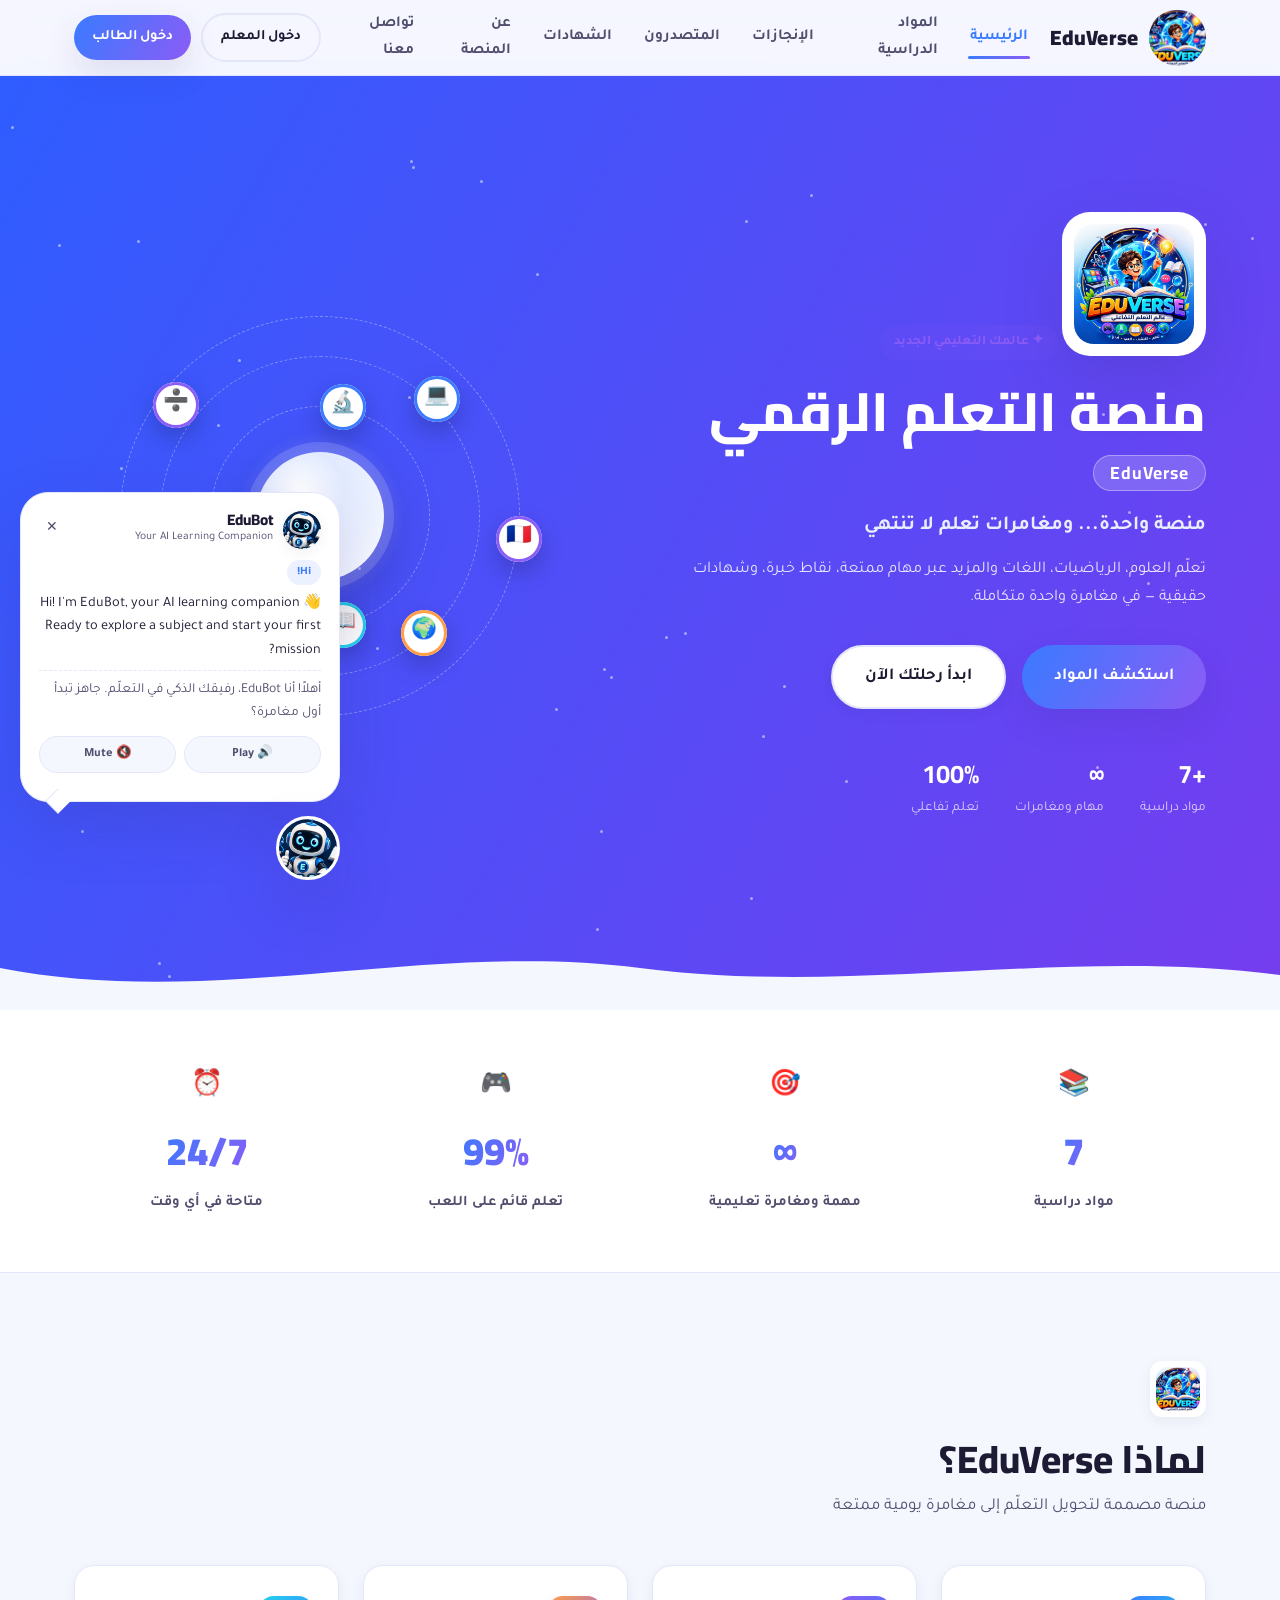
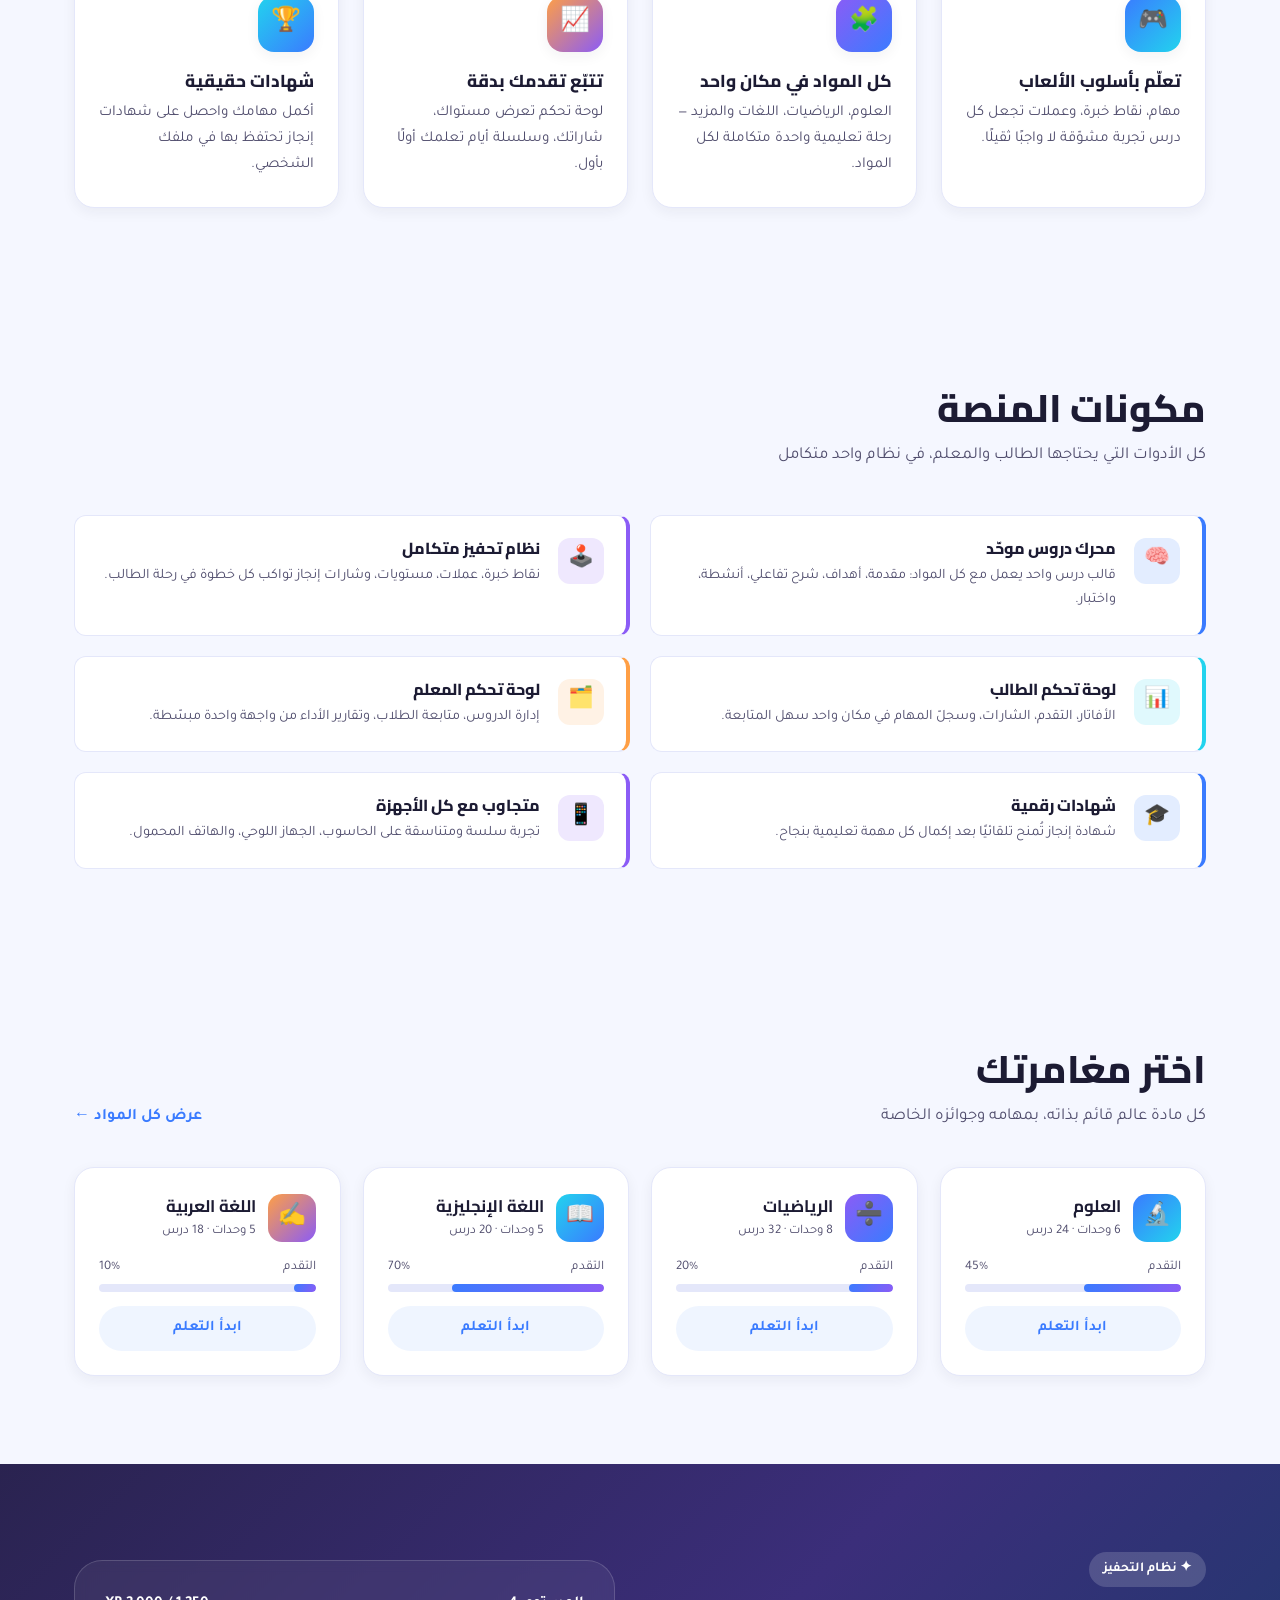
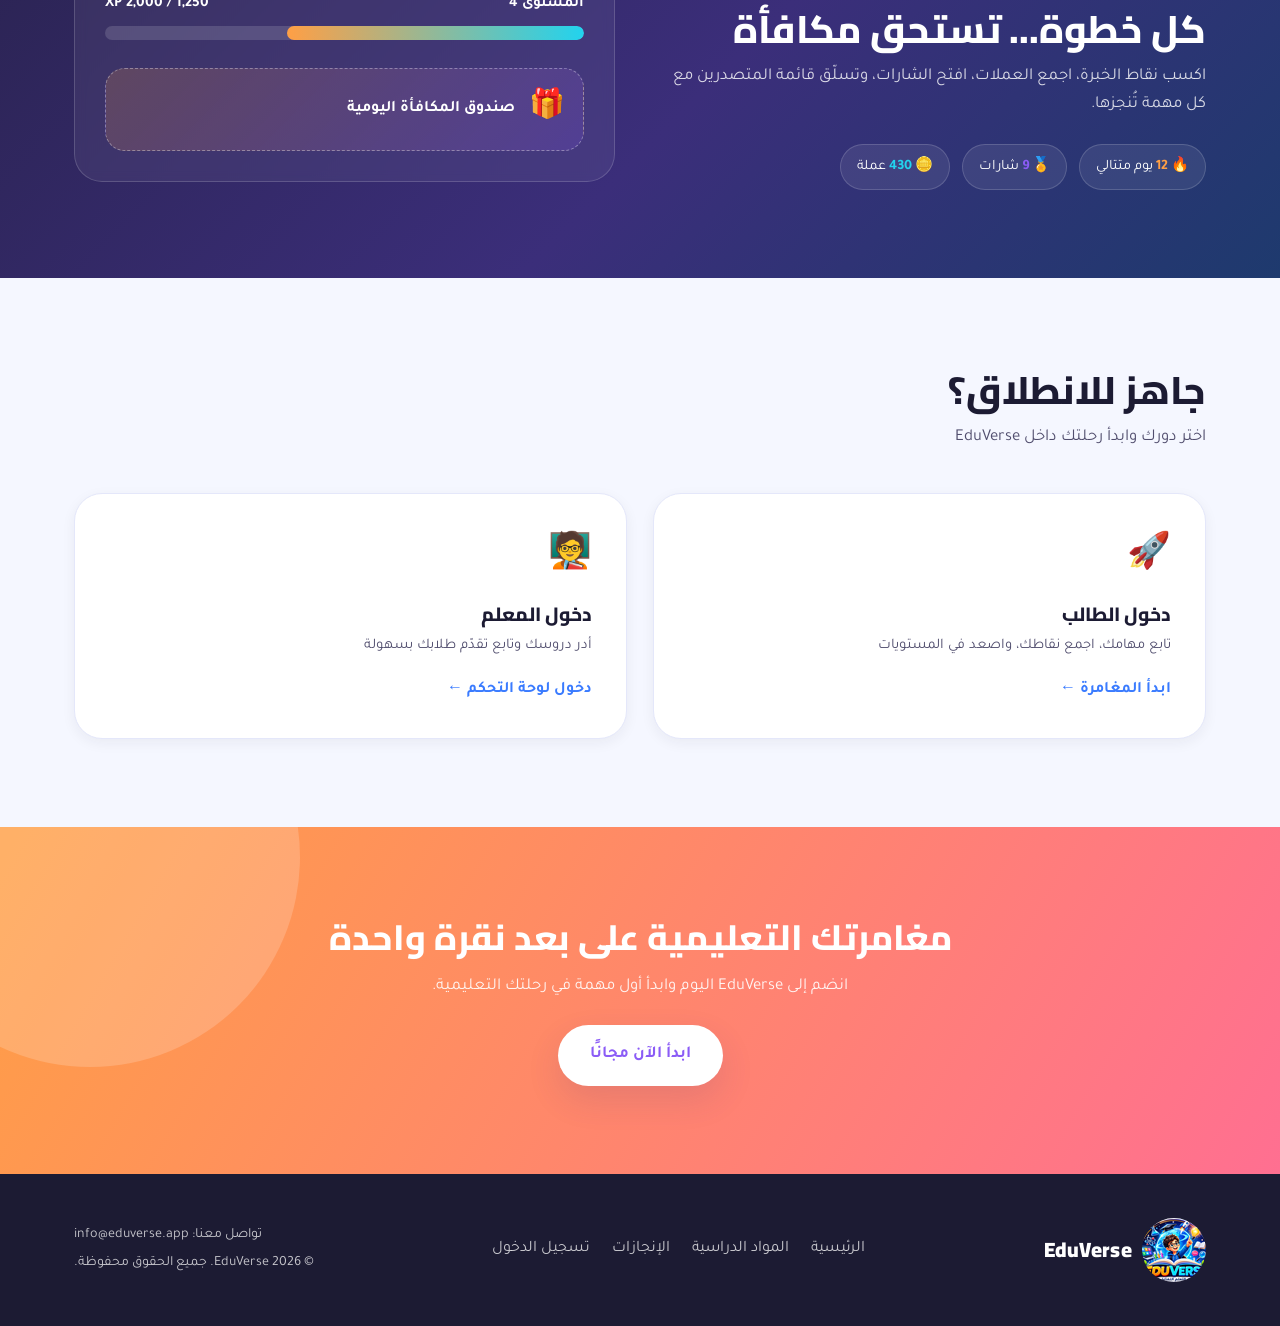
<file: index.html>
<!DOCTYPE html>
<html lang="ar" dir="rtl">
<head>
  <meta charset="UTF-8" />
  <meta name="viewport" content="width=device-width, initial-scale=1.0" />
  <title>EduVerse | منصة التعلم الرقمي</title>
  <meta name="description" content="EduVerse - منصة واحدة... ومغامرات تعلم لا تنتهي" />

  <!-- Google Fonts: Cairo for display, Tajawal for body — both native Arabic + Latin support -->
  <link rel="preconnect" href="https://fonts.googleapis.com" />
  <link rel="preconnect" href="https://fonts.gstatic.com" crossorigin />
  <link href="https://fonts.googleapis.com/css2?family=Cairo:wght@600;700;800;900&family=Tajawal:wght@400;500;700&display=swap" rel="stylesheet" />

  <link rel="stylesheet" href="css/style.css" />
  <!-- EduBot AI companion styles -->
  <link rel="stylesheet" href="css/edubot.css" />

  <!-- PWA manifest (installable app + Android-ready) -->
  <link rel="manifest" href="manifest.json" />
  <meta name="theme-color" content="#3A7BFF" />
  <!-- Official EduVerse logo — favicon / app icon -->
  <link rel="icon" type="image/png" sizes="32x32" href="assets/images/logo/favicon-32.png" />
  <link rel="icon" type="image/png" sizes="16x16" href="assets/images/logo/favicon-16.png" />
  <link rel="apple-touch-icon" href="assets/images/logo/apple-touch-icon.png" />
</head>
<body data-edubot-context="home">

  <!-- Branded page loader — pure CSS, fades itself out; see css/style.css -->
  <div class="page-loader" aria-hidden="true">
    <img src="assets/images/logo/logo-icon-128.png" alt="" class="page-loader__logo" />
  </div>

  <!-- ============================================= -->
  <!-- NAVBAR                                         -->
  <!-- ============================================= -->
  <header class="navbar" id="navbar">
    <div class="container navbar__inner">

      <a href="#top" class="navbar__brand">
        <span class="navbar__logo" aria-hidden="true">
          <img src="assets/images/logo/logo-icon-64.png" alt="" class="navbar__logo-img" width="34" height="34" />
        </span>
        <span class="navbar__title">EduVerse</span>
      </a>

      <nav class="navbar__links" id="navLinks">
        <a href="#top" class="navbar__link is-active">الرئيسية</a>
        <a href="#subjects" class="navbar__link">المواد الدراسية</a>
        <a href="gamification.html" class="navbar__link">الإنجازات</a>
        <a href="#leaderboard" class="navbar__link">المتصدرون</a>
        <a href="#certificates" class="navbar__link">الشهادات</a>
        <a href="#about" class="navbar__link">عن المنصة</a>
        <a href="#contact" class="navbar__link">تواصل معنا</a>
      </nav>

      <div class="navbar__actions">
        <a href="#login" class="btn btn--ghost btn--sm">دخول المعلم</a>
        <a href="#login" class="btn btn--primary btn--sm">دخول الطالب</a>
      </div>

      <button class="navbar__toggle" id="navToggle" aria-label="فتح القائمة" aria-expanded="false">
        <span></span><span></span><span></span>
      </button>
    </div>
  </header>

  <main id="top">

    <!-- ============================================= -->
    <!-- HERO SECTION — signature "Orbit Portal"        -->
    <!-- ============================================= -->
    <section class="hero">
      <div class="hero__bg" aria-hidden="true"></div>
      <div class="hero__stars" aria-hidden="true" id="heroStars"></div>

      <div class="container hero__grid">

        <div class="hero__copy">
          <div class="brand-lockup" style="margin-bottom:22px">
            <img src="assets/images/logo/logo-full.jpg" alt="EduVerse" width="120" />
          </div>
          <span class="eyebrow">✦ عالمك التعليمي الجديد</span>
          <h1 class="hero__title">
            منصة التعلم الرقمي
            <span class="hero__brand-chip">EduVerse</span>
          </h1>
          <p class="hero__tagline">منصة واحدة... ومغامرات تعلم لا تنتهي</p>
          <p class="hero__sub">تعلّم العلوم، الرياضيات، اللغات والمزيد عبر مهام ممتعة، نقاط خبرة، وشهادات حقيقية — في مغامرة واحدة متكاملة.</p>

          <div class="hero__cta">
            <a href="#subjects" class="btn btn--primary btn--lg">استكشف المواد</a>
            <a href="#login" class="btn btn--secondary btn--lg">ابدأ رحلتك الآن</a>
          </div>

          <div class="hero__stats">
            <div class="hero__stat"><strong>+7</strong><span>مواد دراسية</span></div>
            <div class="hero__stat"><strong>∞</strong><span>مهام ومغامرات</span></div>
            <div class="hero__stat"><strong>100%</strong><span>تعلم تفاعلي</span></div>
          </div>
        </div>

        <!-- The Orbit Portal: signature visual — subjects orbit the EduVerse portal -->
        <div class="orbit" aria-hidden="true">
          <div class="orbit__portal">
            <span class="orbit__portal-glow"></span>
            <span class="orbit__portal-core">Edu<br/>Verse</span>
          </div>

          <div class="orbit__ring orbit__ring--1">
            <span class="orbit__chip" style="--c:#3A7BFF">🔬</span>
            <span class="orbit__chip" style="--c:#22D3EE">📖</span>
          </div>
          <div class="orbit__ring orbit__ring--2">
            <span class="orbit__chip" style="--c:#8B5CF6">➗</span>
            <span class="orbit__chip" style="--c:#FF9F45">🌍</span>
            <span class="orbit__chip" style="--c:#3A7BFF">💻</span>
          </div>
          <div class="orbit__ring orbit__ring--3">
            <span class="orbit__chip" style="--c:#22D3EE">✍️</span>
            <span class="orbit__chip" style="--c:#8B5CF6">🇫🇷</span>
          </div>
        </div>

      </div>

      <svg class="hero__wave" viewBox="0 0 1440 100" preserveAspectRatio="none" aria-hidden="true">
        <path d="M0,40 C 240,100 480,0 720,40 C 960,80 1200,10 1440,50 L1440,100 L0,100 Z" fill="var(--bg-soft)"/>
      </svg>
    </section>

    <!-- ============================================= -->
    <!-- STATISTICS SECTION                             -->
    <!-- Numbers animate with a count-up effect via js/main.js -->
    <!-- ============================================= -->
    <section class="stats">
      <div class="container stats__grid">
        <div class="stat-block reveal">
          <span class="stat-block__icon">📚</span>
          <strong class="stat-block__num" data-count-to="7">0</strong>
          <span class="stat-block__label">مواد دراسية</span>
        </div>
        <div class="stat-block reveal">
          <span class="stat-block__icon">🎯</span>
          <strong class="stat-block__num" data-infinity="true">0</strong>
          <span class="stat-block__label">مهمة ومغامرة تعليمية</span>
        </div>
        <div class="stat-block reveal">
          <span class="stat-block__icon">🎮</span>
          <strong class="stat-block__num" data-count-to="100" data-suffix="%">0</strong>
          <span class="stat-block__label">تعلم قائم على اللعب</span>
        </div>
        <div class="stat-block reveal">
          <span class="stat-block__icon">⏰</span>
          <strong class="stat-block__num" data-count-to="24" data-suffix="/7">0</strong>
          <span class="stat-block__label">متاحة في أي وقت</span>
        </div>
      </div>
    </section>

    <!-- ============================================= -->
    <!-- WHY EDUVERSE — feature strip                   -->
    <!-- ============================================= -->
    <section class="features" id="about">
      <div class="container">
        <div class="brand-lockup brand-lockup--sm reveal" style="margin-bottom:18px">
          <img src="assets/images/logo/logo-icon-64.png" alt="EduVerse" width="44" height="44" />
        </div>
        <h2 class="section-title reveal">لماذا EduVerse؟</h2>
        <p class="section-subtitle reveal">منصة مصممة لتحويل التعلّم إلى مغامرة يومية ممتعة</p>

        <div class="features__grid">
          <article class="feature-card reveal">
            <div class="feature-card__icon" style="--c1:#3A7BFF;--c2:#22D3EE">🎮</div>
            <h3>تعلّم بأسلوب الألعاب</h3>
            <p>مهام، نقاط خبرة، وعملات تجعل كل درس تجربة مشوّقة لا واجبًا ثقيلًا.</p>
          </article>
          <article class="feature-card reveal">
            <div class="feature-card__icon" style="--c1:#8B5CF6;--c2:#3A7BFF">🧩</div>
            <h3>كل المواد في مكان واحد</h3>
            <p>العلوم، الرياضيات، اللغات والمزيد — رحلة تعليمية واحدة متكاملة لكل المواد.</p>
          </article>
          <article class="feature-card reveal">
            <div class="feature-card__icon" style="--c1:#FF9F45;--c2:#8B5CF6">📈</div>
            <h3>تتبّع تقدمك بدقة</h3>
            <p>لوحة تحكم تعرض مستواك، شاراتك، وسلسلة أيام تعلمك أولًا بأول.</p>
          </article>
          <article class="feature-card reveal">
            <div class="feature-card__icon" style="--c1:#22D3EE;--c2:#3A7BFF">🏆</div>
            <h3>شهادات حقيقية</h3>
            <p>أكمل مهامك واحصل على شهادات إنجاز تحتفظ بها في ملفك الشخصي.</p>
          </article>
        </div>
      </div>
    </section>

    <!-- ============================================= -->
    <!-- PLATFORM FEATURES — what the platform provides -->
    <!-- (distinct from "Why EduVerse", which speaks to  -->
    <!-- the learner's experience and motivation)        -->
    <!-- ============================================= -->
    <section class="platform">
      <div class="container">
        <h2 class="section-title reveal">مكونات المنصة</h2>
        <p class="section-subtitle reveal">كل الأدوات التي يحتاجها الطالب والمعلم، في نظام واحد متكامل</p>

        <div class="platform__grid">
          <div class="platform-item reveal" style="--c:#3A7BFF">
            <span class="platform-item__icon">🧠</span>
            <div>
              <h3>محرك دروس موحّد</h3>
              <p>قالب درس واحد يعمل مع كل المواد: مقدمة، أهداف، شرح تفاعلي، أنشطة، واختبار.</p>
            </div>
          </div>
          <div class="platform-item reveal" style="--c:#8B5CF6">
            <span class="platform-item__icon">🕹️</span>
            <div>
              <h3>نظام تحفيز متكامل</h3>
              <p>نقاط خبرة، عملات، مستويات، وشارات إنجاز تواكب كل خطوة في رحلة الطالب.</p>
            </div>
          </div>
          <div class="platform-item reveal" style="--c:#22D3EE">
            <span class="platform-item__icon">📊</span>
            <div>
              <h3>لوحة تحكم الطالب</h3>
              <p>الأفاتار، التقدم، الشارات، وسجلّ المهام في مكان واحد سهل المتابعة.</p>
            </div>
          </div>
          <div class="platform-item reveal" style="--c:#FF9F45">
            <span class="platform-item__icon">🗂️</span>
            <div>
              <h3>لوحة تحكم المعلم</h3>
              <p>إدارة الدروس، متابعة الطلاب، وتقارير الأداء من واجهة واحدة مبسّطة.</p>
            </div>
          </div>
          <div class="platform-item reveal" style="--c:#3A7BFF">
            <span class="platform-item__icon">🎓</span>
            <div>
              <h3>شهادات رقمية</h3>
              <p>شهادة إنجاز تُمنح تلقائيًا بعد إكمال كل مهمة تعليمية بنجاح.</p>
            </div>
          </div>
          <div class="platform-item reveal" style="--c:#8B5CF6">
            <span class="platform-item__icon">📱</span>
            <div>
              <h3>متجاوب مع كل الأجهزة</h3>
              <p>تجربة سلسة ومتناسقة على الحاسوب، الجهاز اللوحي، والهاتف المحمول.</p>
            </div>
          </div>
        </div>
      </div>
    </section>

    <!-- ============================================= -->
    <!-- SUBJECTS PREVIEW (data-driven via JS)          -->
    <!-- ============================================= -->
    <section class="subjects-preview" id="subjects">
      <div class="container">
        <div class="section-head">
          <div>
            <h2 class="section-title reveal">اختر مغامرتك</h2>
            <p class="section-subtitle reveal">كل مادة عالم قائم بذاته، بمهامه وجوائزه الخاصة</p>
          </div>
          <a href="learning-worlds.html" class="link-arrow reveal">عرض كل المواد ←</a>
        </div>

        <!-- Cards are injected by js/main.js from a data array — nothing here is hardcoded -->
        <div class="subject-track" id="subjectTrack" aria-live="polite"></div>
      </div>
    </section>

    <!-- ============================================= -->
    <!-- GAMIFICATION TEASER                            -->
    <!-- ============================================= -->
    <section class="gami" id="achievements">
      <div class="container gami__grid">
        <div class="gami__copy">
          <span class="eyebrow eyebrow--light">✦ نظام التحفيز</span>
          <h2 class="section-title section-title--light reveal">كل خطوة... تستحق مكافأة</h2>
          <p class="section-subtitle section-subtitle--light reveal">اكسب نقاط الخبرة، اجمع العملات، افتح الشارات، وتسلّق قائمة المتصدرين مع كل مهمة تُنجزها.</p>

          <div class="gami__badges reveal">
            <span class="gami__badge" style="--c:#FF9F45">🔥 <b>12</b> يوم متتالي</span>
            <span class="gami__badge" style="--c:#8B5CF6">🏅 <b>9</b> شارات</span>
            <span class="gami__badge" style="--c:#22D3EE">🪙 <b>430</b> عملة</span>
          </div>
        </div>

        <div class="gami__panel reveal">
          <div class="gami__row">
            <span>المستوى 4</span>
            <span>1,250 / 2,000 XP</span>
          </div>
          <div class="xp-bar"><span class="xp-bar__fill" style="width:62%"></span></div>

          <div class="gami__chest" id="chestBtn" tabindex="0" role="button" aria-label="افتح صندوق الكنز">
            <span class="gami__chest-icon">🎁</span>
            <span class="gami__chest-label">صندوق المكافأة اليومية</span>
          </div>
        </div>
      </div>
    </section>

    <!-- ============================================= -->
    <!-- LOGIN SECTION                                  -->
    <!-- ============================================= -->
    <section class="login-cta" id="login">
      <div class="container">
        <h2 class="section-title reveal">جاهز للانطلاق؟</h2>
        <p class="section-subtitle reveal">اختر دورك وابدأ رحلتك داخل EduVerse</p>

        <div class="login-cards">
          <a href="login.html" class="login-card reveal login-card--student">
            <span class="login-card__icon">🚀</span>
            <h3>دخول الطالب</h3>
            <p>تابع مهامك، اجمع نقاطك، واصعد في المستويات</p>
            <span class="login-card__go">ابدأ المغامرة ←</span>
          </a>
          <a href="teacher-dashboard.html" class="login-card reveal login-card--teacher">
            <span class="login-card__icon">🧑‍🏫</span>
            <h3>دخول المعلم</h3>
            <p>أدر دروسك وتابع تقدّم طلابك بسهولة</p>
            <span class="login-card__go">دخول لوحة التحكم ←</span>
          </a>
        </div>
      </div>
    </section>

    <!-- ============================================= -->
    <!-- FINAL CALL TO ACTION BANNER                    -->
    <!-- ============================================= -->
    <section class="cta-banner">
      <div class="container cta-banner__inner">
        <h2 class="reveal">مغامرتك التعليمية على بعد نقرة واحدة</h2>
        <p class="reveal">انضم إلى EduVerse اليوم وابدأ أول مهمة في رحلتك التعليمية.</p>
        <a href="#login" class="btn btn--primary btn--lg reveal">ابدأ الآن مجانًا</a>
      </div>
    </section>

  </main>

  <!-- ============================================= -->
  <!-- FOOTER                                         -->
  <!-- ============================================= -->
  <footer class="footer" id="contact">
    <div class="container footer__inner">
      <div class="footer__brand">
        <span class="navbar__logo" aria-hidden="true">
          <img src="assets/images/logo/logo-icon-64.png" alt="" class="navbar__logo-img" width="30" height="30" />
        </span>
        <span class="navbar__title navbar__title--footer">EduVerse</span>
      </div>

      <nav class="footer__links">
        <a href="#top">الرئيسية</a>
        <a href="#subjects">المواد الدراسية</a>
        <a href="gamification.html">الإنجازات</a>
        <a href="#login">تسجيل الدخول</a>
      </nav>

      <div class="footer__contact">
        <p>تواصل معنا: info@eduverse.app</p>
        <p>© 2026 EduVerse. جميع الحقوق محفوظة.</p>
      </div>
    </div>
  </footer>

  <!-- PWA: offline app-shell caching -->
  <script src="js/pwa.js" defer></script>
  <script src="js/main.js" defer></script>
  <!-- EduBot AI companion -->
  <script src="js/edubot.js" defer></script>
</body>
</html>
</file>
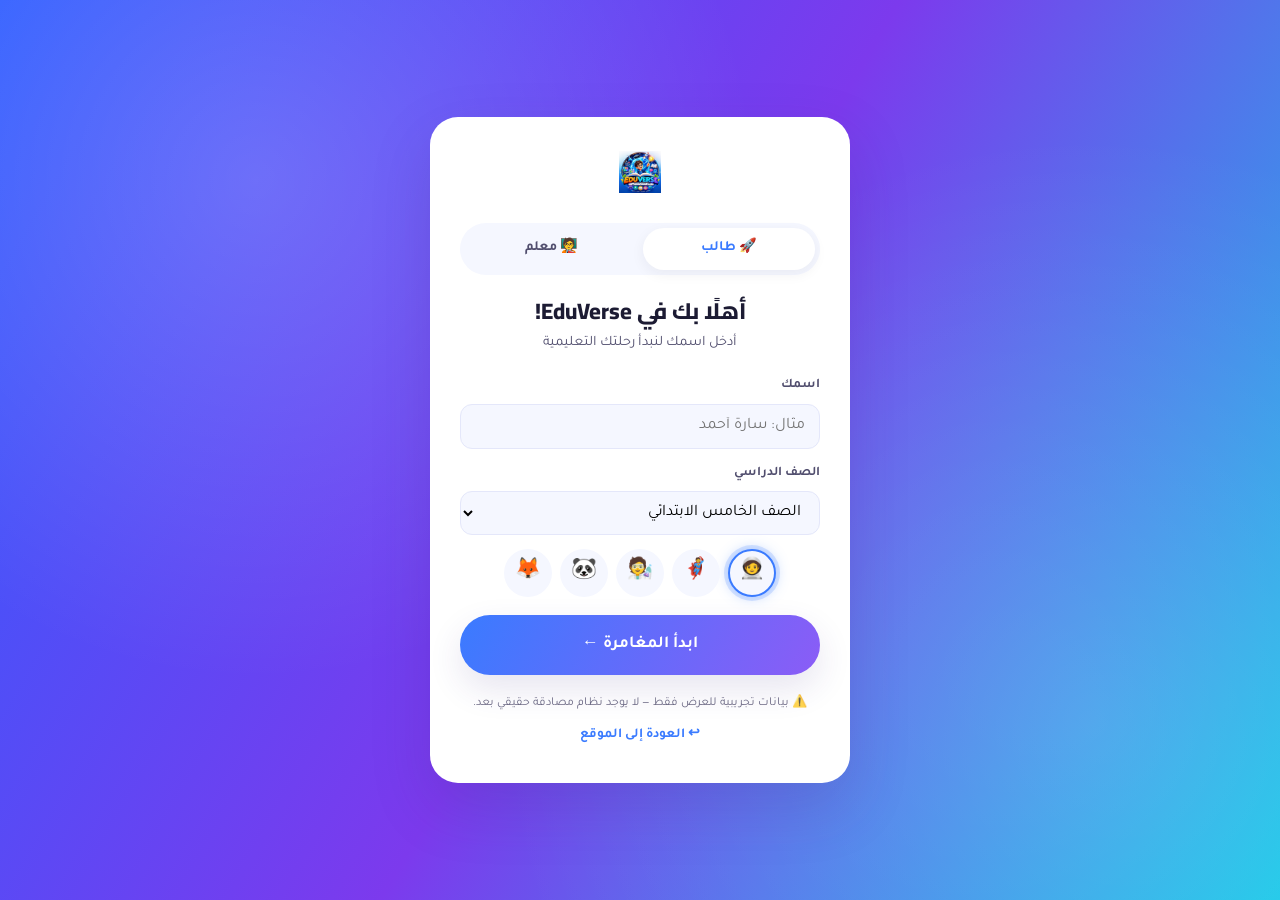
<file: gamification.html>
<!DOCTYPE html>
<html lang="ar" dir="rtl">
<head>
  <meta charset="UTF-8" />
  <meta name="viewport" content="width=device-width, initial-scale=1.0" />
  <title>نظام التحفيز | EduVerse</title>
  <meta name="description" content="EduVerse - منصة واحدة... ومغامرات تعلم لا تنتهي" />

  <link rel="preconnect" href="https://fonts.googleapis.com" />
  <link rel="preconnect" href="https://fonts.gstatic.com" crossorigin />
  <link href="https://fonts.googleapis.com/css2?family=Cairo:wght@600;700;800;900&family=Tajawal:wght@400;500;700&display=swap" rel="stylesheet" />

  <!-- Shared design tokens + navbar/footer/buttons — reused, not recreated -->
  <link rel="stylesheet" href="css/style.css" />
  <!-- EduBot AI companion styles -->
  <link rel="stylesheet" href="css/edubot.css" />
  <!-- Gamification-specific styles -->
  <link rel="stylesheet" href="css/gamification.css" />
  <link rel="stylesheet" href="css/leaderboard.css" />

  <!-- PWA manifest (installable app + Android-ready) -->
  <link rel="manifest" href="manifest.json" />
  <meta name="theme-color" content="#3A7BFF" />
  <!-- Official EduVerse logo — favicon / app icon -->
  <link rel="icon" type="image/png" sizes="32x32" href="assets/images/logo/favicon-32.png" />
  <link rel="icon" type="image/png" sizes="16x16" href="assets/images/logo/favicon-16.png" />
  <link rel="apple-touch-icon" href="assets/images/logo/apple-touch-icon.png" />
</head>
<body data-edubot-context="gamification" data-auth-required="student">

  <!-- Branded page loader — pure CSS, fades itself out; see css/style.css -->
  <div class="page-loader" aria-hidden="true">
    <img src="assets/images/logo/logo-icon-128.png" alt="" class="page-loader__logo" />
  </div>

  <!--
    ==================================================================
    CORE GAMIFICATION SYSTEM — ARCHITECTURE NOTE
    ==================================================================
    js/gamification.js is written as a standalone, importable module —
    NOT page-specific logic. It exports functions like addXP(),
    addCoins(), unlockBadge(), and subscribe() with real `export`
    statements, so any future page (a lesson, a unit, a quiz) can do:

        import { addXP, addCoins, unlockBadge } from './gamification.js';
        addXP(50, 'mission-complete');

    ...and this engine will handle leveling up, popups, and state for
    them automatically. This page is a DEMO/SHOWCASE of that engine —
    it renders the Profile Card, Level System, and Badge Gallery, and
    provides test buttons that simulate what a lesson would trigger.
    No subject is ever referenced by name in the engine itself.
    ==================================================================
  -->

  <!-- ============================================= -->
  <!-- NAVBAR (identical component to other pages)    -->
  <!-- ============================================= -->
  <header class="navbar" id="navbar">
    <div class="container navbar__inner">
      <a href="index.html" class="navbar__brand">
        <span class="navbar__logo" aria-hidden="true">
          <img src="assets/images/logo/logo-icon-64.png" alt="" class="navbar__logo-img" width="34" height="34" />
        </span>
        <span class="navbar__title">EduVerse</span>
      </a>

      <nav class="navbar__links" id="navLinks">
        <a href="index.html#top" class="navbar__link">الرئيسية</a>
        <a href="learning-worlds.html" class="navbar__link">عوالم التعلّم</a>
        <a href="gamification.html" class="navbar__link is-active">الإنجازات</a>
        <a href="leaderboard.html" class="navbar__link">المتصدرون</a>
        <a href="gamification.html#certificates" class="navbar__link">الشهادات</a>
        <a href="index.html#about" class="navbar__link">عن المنصة</a>
        <a href="index.html#contact" class="navbar__link">تواصل معنا</a>
      </nav>

      <div class="navbar__actions">
        <a href="teacher-dashboard.html" class="btn btn--ghost btn--sm">دخول المعلم</a>
        <a href="login.html" class="btn btn--primary btn--sm">دخول الطالب</a>
      </div>

      <button class="navbar__toggle" id="navToggle" aria-label="فتح القائمة" aria-expanded="false">
        <span></span><span></span><span></span>
      </button>
    </div>
  </header>

  <main id="top">

    <!-- ============================================= -->
    <!-- PAGE INTRO                                     -->
    <!-- ============================================= -->
    <section class="gami-hero">
      <div class="gami-hero__bg" aria-hidden="true"></div>
      <div class="container">
        <span class="eyebrow eyebrow--light reveal">✦ نظام التحفيز الأساسي</span>
        <h1 class="gami-hero__title reveal">رحلتك مليئة بالمكافآت</h1>
        <p class="gami-hero__sub reveal">نقاط الخبرة، العملات، المستويات، والشارات — نظام واحد يعمل تلقائيًا خلف كل مهمة ودرس، في أي مادة دراسية.</p>
      </div>
    </section>

    <div class="container gami-layout">

      <!-- ============================================= -->
      <!-- STUDENT PROFILE CARD                           -->
      <!-- ============================================= -->
      <section class="profile-card reveal" id="profileCard" aria-label="بطاقة الطالب">
        <!-- filled in by js/gamification.js -->
      </section>

      <!-- ============================================= -->
      <!-- LEVEL SYSTEM                                   -->
      <!-- ============================================= -->
      <section class="level-card reveal" id="levelCard" aria-label="نظام المستويات">
        <!-- filled in by js/gamification.js -->
      </section>

    </div>

    <!-- ============================================= -->
    <!-- BADGE GALLERY                                  -->
    <!-- ============================================= -->
    <section class="badge-section">
      <div class="container">
        <div class="section-head">
          <div>
            <h2 class="section-title reveal">الشارات</h2>
            <p class="section-subtitle reveal">شارات جاهزة لأي مادة، وقابلة للتوسّع بلا حدود</p>
          </div>
        </div>
        <div class="badge-grid" id="badgeGrid" aria-live="polite">
          <!-- badge cards injected here -->
        </div>
      </div>
    </section>

    <!-- ============================================= -->
    <!-- MY SUBJECTS — PROGRESS ACROSS ALL WORLDS       -->
    <!-- ============================================= -->
    <section class="subjects-progress-section">
      <div class="container">
        <div class="section-head">
          <div>
            <h2 class="section-title reveal">مواد دراستي</h2>
            <p class="section-subtitle reveal">تقدّمك محفوظ تلقائيًا في كل مادة — تابع من حيث توقفت</p>
          </div>
        </div>
        <div class="subjects-progress-grid" id="subjectsProgressGrid" aria-live="polite">
          <!-- injected by js/gamification.js -->
        </div>
      </div>
    </section>

    <!-- ============================================= -->
    <!-- MY CERTIFICATES                                -->
    <!-- ============================================= -->
    <section class="certificates-section" id="certificates">
      <div class="container">
        <div class="section-head">
          <div>
            <h2 class="section-title reveal">شهاداتي</h2>
            <p class="section-subtitle reveal">كل شهادة إنجاز حصلت عليها بعد إكمال درس بنسبة 100%</p>
          </div>
        </div>
        <div class="certificates-grid" id="certificatesGrid" aria-live="polite">
          <!-- injected by js/gamification.js -->
        </div>
      </div>
    </section>

    <!-- ============================================= -->
    <!-- LEADERBOARD PREVIEW                            -->
    <!-- ============================================= -->
    <section class="leaderboard-preview-section">
      <div class="container">
        <div class="section-head">
          <div>
            <h2 class="section-title reveal">المتصدرون</h2>
            <p class="section-subtitle reveal">أين ترتيبك بين زملائك؟</p>
          </div>
          <a href="leaderboard.html" class="btn btn--ghost btn--sm">عرض الترتيب الكامل ←</a>
        </div>
        <div class="leaderboard-preview-card reveal" id="leaderboardPreview">
          <!-- injected by js/leaderboard.js -->
        </div>
      </div>
    </section>

    <!-- ============================================= -->
    <!-- DEMO CONTROLS                                  -->
    <!-- Simulates what a lesson/mission would trigger  -->
    <!-- by calling the exported engine functions.       -->
    <!-- ============================================= -->
    <section class="demo-section">
      <div class="container">
        <h2 class="section-title reveal">تجربة النظام</h2>
        <p class="section-subtitle reveal">أزرار تجريبية لمحاكاة ما ستستدعيه أي مهمة أو درس تلقائيًا من هذا النظام</p>

        <div class="demo-grid reveal">
          <button type="button" class="demo-btn has-ripple" data-demo="mission">
            <span>🎯</span> إكمال مهمة <small>+20 XP</small>
          </button>
          <button type="button" class="demo-btn has-ripple" data-demo="lesson">
            <span>📘</span> إكمال درس <small>+60 XP</small>
          </button>
          <button type="button" class="demo-btn has-ripple" data-demo="quiz">
            <span>💯</span> اختبار بعلامة كاملة <small>+40 XP + شارة</small>
          </button>
          <button type="button" class="demo-btn has-ripple" data-demo="login">
            <span>🔥</span> تسجيل دخول يومي <small>+10 XP</small>
          </button>
          <button type="button" class="demo-btn has-ripple" data-demo="coins">
            <span>🪙</span> مكافأة عملات <small>+25 عملة</small>
          </button>
          <button type="button" class="demo-btn has-ripple" data-demo="badge">
            <span>🏅</span> فتح شارة عشوائية
          </button>
        </div>
      </div>
    </section>

  </main>

  <!-- ============================================= -->
  <!-- ACHIEVEMENT POPUP LAYER                        -->
  <!-- One popup shown at a time; the engine queues     -->
  <!-- multiple achievements and displays them in turn.  -->
  <!-- ============================================= -->
  <div class="achv-popup-layer" id="achvPopupLayer" aria-live="polite"></div>

  <!-- ============================================= -->
  <!-- LEVEL UP OVERLAY                               -->
  <!-- Distinct from the achievement popups — a bigger-->
  <!-- celebration reserved for level-up moments only. -->
  <!-- ============================================= -->
  <div class="level-up-overlay" id="levelUpOverlay" aria-hidden="true">
    <div class="level-up-card">
      <div class="level-up-card__confetti" id="levelUpConfetti" aria-hidden="true"></div>
      <span class="level-up-card__icon">🎉</span>
      <h2>ترقية مستوى!</h2>
      <p>أنت الآن في المستوى <strong id="levelUpNewLevel">5</strong></p>
      <button type="button" class="btn btn--primary btn--lg has-ripple" id="levelUpCloseBtn">رائع! ← متابعة</button>
    </div>
  </div>

  <!-- ============================================= -->
  <!-- FOOTER (identical component to other pages)    -->
  <!-- ============================================= -->
  <footer class="footer" id="contact">
    <div class="container footer__inner">
      <div class="footer__brand">
        <span class="navbar__logo" aria-hidden="true">
          <img src="assets/images/logo/logo-icon-64.png" alt="" class="navbar__logo-img" width="30" height="30" />
        </span>
        <span class="navbar__title navbar__title--footer">EduVerse</span>
      </div>

      <nav class="footer__links">
        <a href="index.html#top">الرئيسية</a>
        <a href="learning-worlds.html">عوالم التعلّم</a>
        <a href="gamification.html">الإنجازات</a>
        <a href="index.html#login">تسجيل الدخول</a>
      </nav>

      <div class="footer__contact">
        <p>تواصل معنا: info@eduverse.app</p>
        <p>© 2026 EduVerse. جميع الحقوق محفوظة.</p>
      </div>
    </div>
  </footer>

  <!-- PWA: offline app-shell caching -->
  <script src="js/pwa.js" defer></script>
  <script src="js/main.js" defer></script>
  <script src="js/auth.js" defer></script>
  <script src="js/progress.js" defer></script>
  <script src="js/gamification.js" defer></script>
  <script src="js/leaderboard.js" defer></script>
  <!-- EduBot AI companion -->
  <script src="js/edubot.js" defer></script>
</body>
</html>
</file>
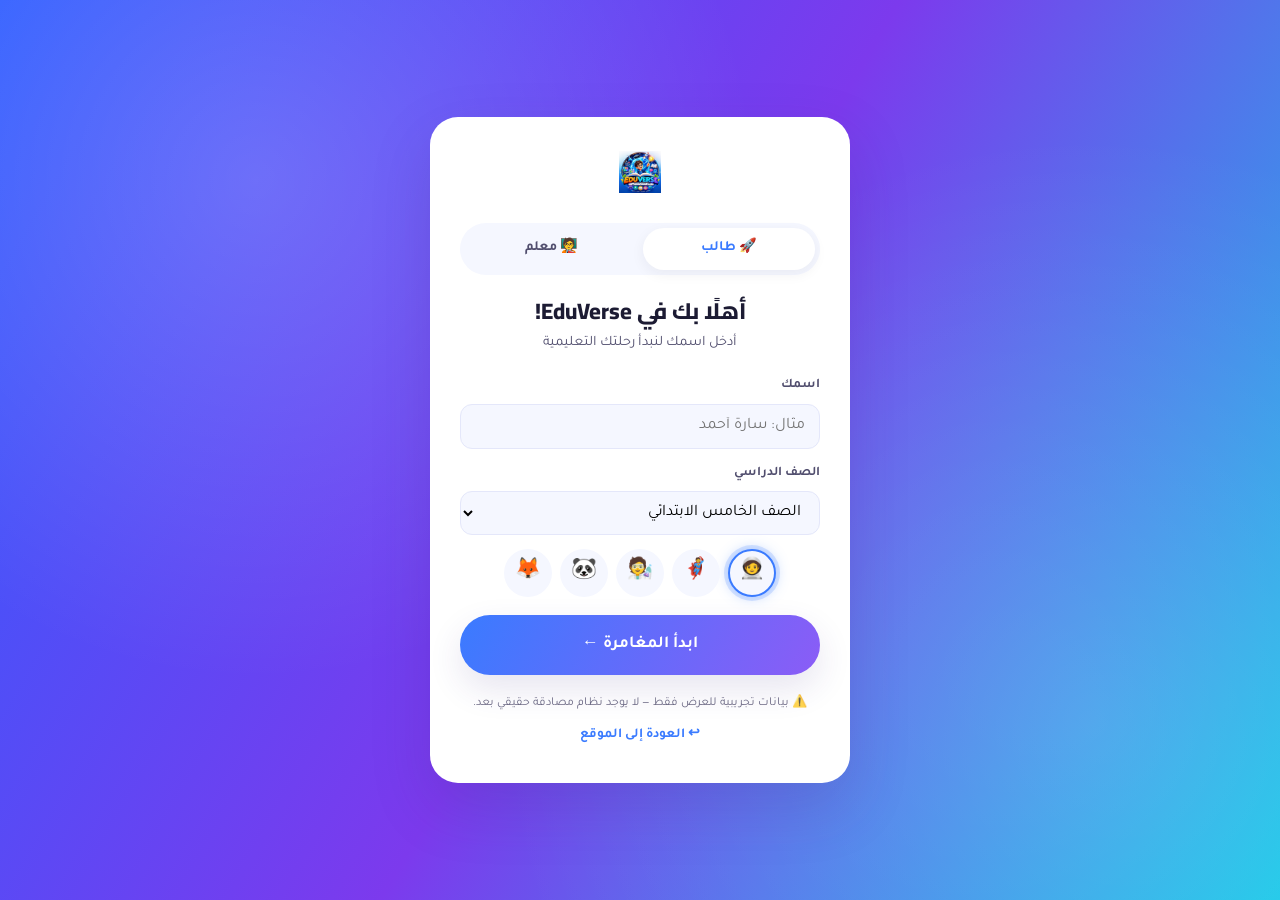
<file: leaderboard.html>
<!DOCTYPE html>
<html lang="ar" dir="rtl">
<head>
  <meta charset="UTF-8" />
  <meta name="viewport" content="width=device-width, initial-scale=1.0" />
  <title>المتصدرون | EduVerse</title>
  <meta name="description" content="EduVerse - منصة واحدة... ومغامرات تعلم لا تنتهي" />

  <link rel="preconnect" href="https://fonts.googleapis.com" />
  <link rel="preconnect" href="https://fonts.gstatic.com" crossorigin />
  <link href="https://fonts.googleapis.com/css2?family=Cairo:wght@600;700;800;900&family=Tajawal:wght@400;500;700&display=swap" rel="stylesheet" />

  <link rel="stylesheet" href="css/style.css" />
  <link rel="stylesheet" href="css/edubot.css" />
  <link rel="stylesheet" href="css/leaderboard.css" />

  <link rel="manifest" href="manifest.json" />
  <meta name="theme-color" content="#3A7BFF" />
  <link rel="icon" type="image/png" sizes="32x32" href="assets/images/logo/favicon-32.png" />
  <link rel="icon" type="image/png" sizes="16x16" href="assets/images/logo/favicon-16.png" />
  <link rel="apple-touch-icon" href="assets/images/logo/apple-touch-icon.png" />
</head>
<body class="page-transition" data-edubot-context="leaderboard" data-auth-required="student">

  <div class="page-loader" aria-hidden="true">
    <img src="assets/images/logo/logo-icon-128.png" alt="" class="page-loader__logo" />
  </div>

  <!-- ============================================= -->
  <!-- NAVBAR (identical component to other pages)    -->
  <!-- ============================================= -->
  <header class="navbar" id="navbar">
    <div class="container navbar__inner">
      <a href="index.html" class="navbar__brand">
        <span class="navbar__logo" aria-hidden="true">
          <img src="assets/images/logo/logo-icon-64.png" alt="" class="navbar__logo-img" width="34" height="34" />
        </span>
        <span class="navbar__title">EduVerse</span>
      </a>

      <nav class="navbar__links" id="navLinks">
        <a href="index.html#top" class="navbar__link">الرئيسية</a>
        <a href="learning-worlds.html" class="navbar__link">عوالم التعلّم</a>
        <a href="gamification.html" class="navbar__link">الإنجازات</a>
        <a href="leaderboard.html" class="navbar__link is-active">المتصدرون</a>
        <a href="gamification.html#certificates" class="navbar__link">الشهادات</a>
        <a href="index.html#about" class="navbar__link">عن المنصة</a>
        <a href="index.html#contact" class="navbar__link">تواصل معنا</a>
      </nav>

      <div class="navbar__actions">
        <a href="teacher-dashboard.html" class="btn btn--ghost btn--sm">دخول المعلم</a>
        <a href="login.html" class="btn btn--primary btn--sm">دخول الطالب</a>
      </div>

      <button class="navbar__toggle" id="navToggle" aria-label="فتح القائمة" aria-expanded="false">
        <span></span><span></span><span></span>
      </button>
    </div>
  </header>

  <main id="top">
    <section class="leaderboard-hero">
      <div class="container">
        <span class="eyebrow eyebrow--light reveal">✦ المتصدرون</span>
        <h1 class="reveal">من في القمة هذا الأسبوع؟</h1>
        <p class="reveal">كل نقطة خبرة تجمعها ترفعك في الترتيب — تنافس مع زملائك في EduVerse!</p>
      </div>
    </section>

    <div class="leaderboard-wrap">
      <p class="my-rank-chip" id="myRankChip">جارٍ حساب ترتيبك...</p>
      <ul class="leaderboard-list" id="leaderboardList" aria-live="polite">
        <!-- rows injected by js/leaderboard.js -->
      </ul>
    </div>
  </main>

  <!-- ============================================= -->
  <!-- FOOTER (identical component to other pages)    -->
  <!-- ============================================= -->
  <footer class="footer" id="contact">
    <div class="container footer__inner">
      <div class="footer__brand">
        <span class="navbar__logo" aria-hidden="true">
          <img src="assets/images/logo/logo-icon-64.png" alt="" class="navbar__logo-img" width="30" height="30" />
        </span>
        <span class="navbar__title navbar__title--footer">EduVerse</span>
      </div>

      <nav class="footer__links">
        <a href="index.html#top">الرئيسية</a>
        <a href="learning-worlds.html">عوالم التعلّم</a>
        <a href="gamification.html">الإنجازات</a>
        <a href="login.html">تسجيل الدخول</a>
      </nav>

      <div class="footer__contact">
        <p>تواصل معنا: info@eduverse.app</p>
        <p>© 2026 EduVerse. جميع الحقوق محفوظة.</p>
      </div>
    </div>
  </footer>

  <!-- PWA: offline app-shell caching -->
  <script src="js/pwa.js" defer></script>
  <script src="js/main.js" defer></script>
  <script src="js/gamification.js" defer></script>
  <script src="js/auth.js" defer></script>
  <script src="js/leaderboard.js" defer></script>
  <!-- EduBot AI companion -->
  <script src="js/edubot.js" defer></script>
</body>
</html>
</file>
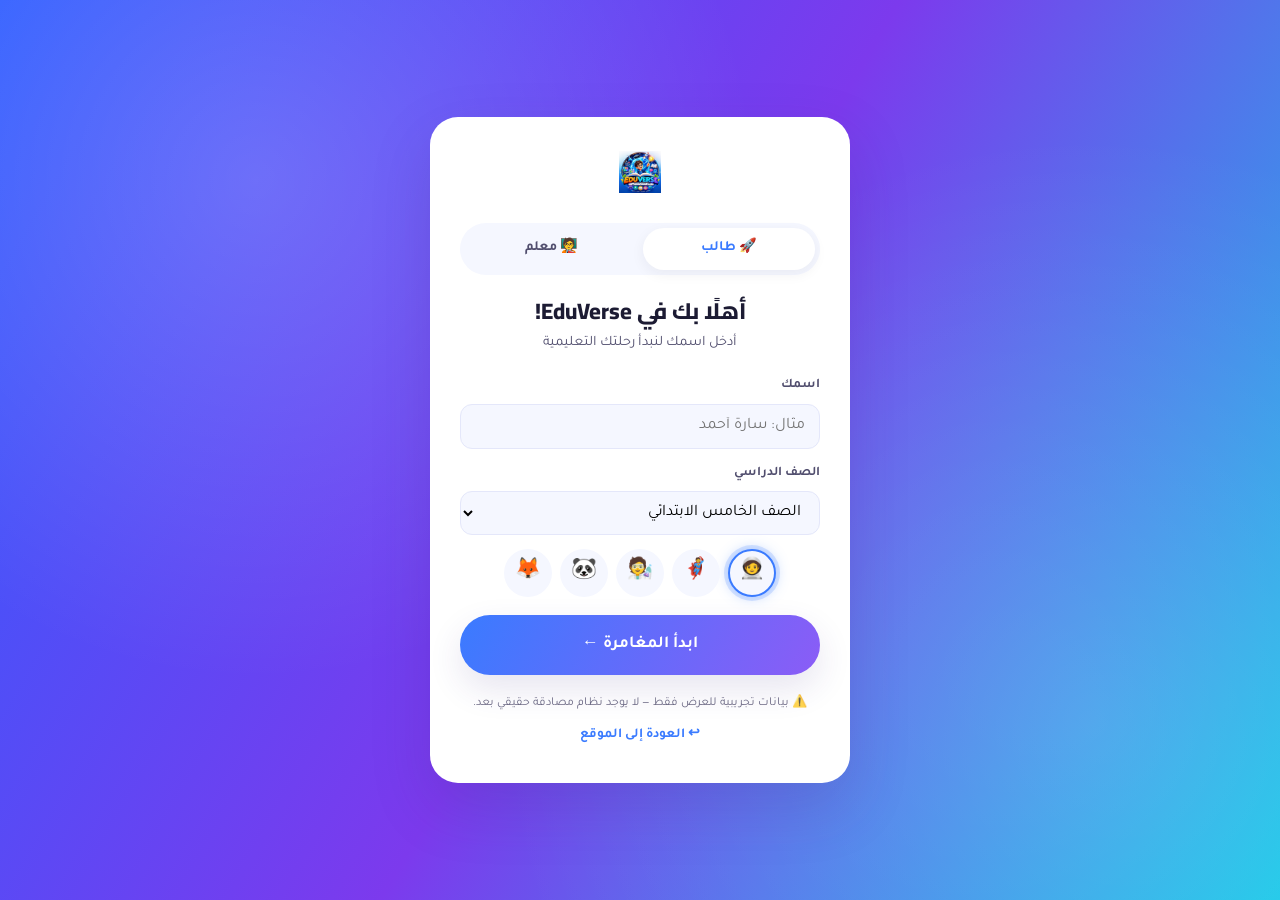
<file: learning-worlds.html>
<!DOCTYPE html>
<html lang="ar" dir="rtl">
<head>
  <meta charset="UTF-8" />
  <meta name="viewport" content="width=device-width, initial-scale=1.0" />
  <title>عوالم التعلّم | EduVerse</title>
  <meta name="description" content="EduVerse - منصة واحدة... ومغامرات تعلم لا تنتهي" />

  <!-- Same font pairing as the Home Page: Cairo for display, Tajawal for body -->
  <link rel="preconnect" href="https://fonts.googleapis.com" />
  <link rel="preconnect" href="https://fonts.gstatic.com" crossorigin />
  <link href="https://fonts.googleapis.com/css2?family=Cairo:wght@600;700;800;900&family=Tajawal:wght@400;500;700&display=swap" rel="stylesheet" />

  <!-- Shared design system (tokens, navbar, buttons, footer) — reused, not recreated -->
  <link rel="stylesheet" href="css/style.css" />
  <!-- EduBot AI companion styles -->
  <link rel="stylesheet" href="css/edubot.css" />
  <!-- Page-specific styles for the Learning Worlds experience -->
  <link rel="stylesheet" href="css/learning-worlds.css" />

  <!-- PWA manifest (installable app + Android-ready) -->
  <link rel="manifest" href="manifest.json" />
  <meta name="theme-color" content="#3A7BFF" />
  <!-- Official EduVerse logo — favicon / app icon -->
  <link rel="icon" type="image/png" sizes="32x32" href="assets/images/logo/favicon-32.png" />
  <link rel="icon" type="image/png" sizes="16x16" href="assets/images/logo/favicon-16.png" />
  <link rel="apple-touch-icon" href="assets/images/logo/apple-touch-icon.png" />
</head>
<body data-edubot-context="worlds" data-auth-required="student">

  <!-- Branded page loader — pure CSS, fades itself out; see css/style.css -->
  <div class="page-loader" aria-hidden="true">
    <img src="assets/images/logo/logo-icon-128.png" alt="" class="page-loader__logo" />
  </div>

  <!-- ============================================= -->
  <!-- NAVBAR (identical component to the Home Page)  -->
  <!-- ============================================= -->
  <header class="navbar" id="navbar">
    <div class="container navbar__inner">

      <a href="index.html" class="navbar__brand">
        <span class="navbar__logo" aria-hidden="true">
          <img src="assets/images/logo/logo-icon-64.png" alt="" class="navbar__logo-img" width="34" height="34" />
        </span>
        <span class="navbar__title">EduVerse</span>
      </a>

      <nav class="navbar__links" id="navLinks">
        <a href="index.html#top" class="navbar__link">الرئيسية</a>
        <a href="learning-worlds.html" class="navbar__link is-active">عوالم التعلّم</a>
        <a href="gamification.html" class="navbar__link">الإنجازات</a>
        <a href="leaderboard.html" class="navbar__link">المتصدرون</a>
        <a href="gamification.html#certificates" class="navbar__link">الشهادات</a>
        <a href="index.html#about" class="navbar__link">عن المنصة</a>
        <a href="index.html#contact" class="navbar__link">تواصل معنا</a>
      </nav>

      <div class="navbar__actions">
        <a href="teacher-dashboard.html" class="btn btn--ghost btn--sm">دخول المعلم</a>
        <a href="login.html" class="btn btn--primary btn--sm">دخول الطالب</a>
      </div>

      <button class="navbar__toggle" id="navToggle" aria-label="فتح القائمة" aria-expanded="false">
        <span></span><span></span><span></span>
      </button>
    </div>
  </header>

  <main id="top">

    <!-- ============================================= -->
    <!-- WORLDS HERO — page intro banner                -->
    <!-- ============================================= -->
    <section class="worlds-hero">
      <div class="worlds-hero__bg" aria-hidden="true"></div>
      <div class="container worlds-hero__inner">
        <span class="eyebrow eyebrow--light reveal">✦ منصة واحدة... ومغامرات تعلم لا تنتهي</span>
        <h1 class="worlds-hero__title reveal">عوالم التعلّم</h1>
        <p class="worlds-hero__sub reveal">كل مادة دراسية هنا عالم مستقل بشخصيته الخاصة — لكنها كلها تشترك في نفس محرك الدروس. اختر عالمك، وابدأ المغامرة.</p>
      </div>
    </section>

    <!-- ============================================= -->
    <!-- WORLDS GRID (rendered from data by js/learning-worlds.js) -->
    <!-- Nothing below is hardcoded per subject — adding a new      -->
    <!-- world later means adding one entry to the data array only. -->
    <!-- ============================================= -->
    <section class="worlds">
      <div class="container">
        <div class="worlds__grid" id="worldsGrid" aria-live="polite">
          <!-- world-card elements are injected here -->
        </div>
      </div>
    </section>

  </main>

  <!-- ============================================= -->
  <!-- PORTAL TRANSITION OVERLAY                      -->
  <!-- Full-screen "entering another world" effect     -->
  <!-- ============================================= -->
  <div class="portal-overlay" id="portalOverlay" aria-hidden="true">
    <div class="portal-overlay__burst" id="portalBurst"></div>
    <div class="portal-overlay__content">
      <span class="portal-overlay__icon" id="portalIcon">🚀</span>
      <p class="portal-overlay__text">جارٍ الدخول إلى <strong id="portalWorldName"></strong></p>
      <div class="portal-overlay__dots"><span></span><span></span><span></span></div>
    </div>
  </div>

  <!-- ============================================= -->
  <!-- FOOTER (identical component to the Home Page)  -->
  <!-- ============================================= -->
  <footer class="footer" id="contact">
    <div class="container footer__inner">
      <div class="footer__brand">
        <span class="navbar__logo" aria-hidden="true">
          <img src="assets/images/logo/logo-icon-64.png" alt="" class="navbar__logo-img" width="30" height="30" />
        </span>
        <span class="navbar__title navbar__title--footer">EduVerse</span>
      </div>

      <nav class="footer__links">
        <a href="index.html#top">الرئيسية</a>
        <a href="learning-worlds.html">عوالم التعلّم</a>
        <a href="gamification.html">الإنجازات</a>
        <a href="index.html#login">تسجيل الدخول</a>
      </nav>

      <div class="footer__contact">
        <p>تواصل معنا: info@eduverse.app</p>
        <p>© 2026 EduVerse. جميع الحقوق محفوظة.</p>
      </div>
    </div>
  </footer>

  <!-- Shared behaviors (navbar toggle, scroll reveal, etc.) -->
  <!-- PWA: offline app-shell caching -->
  <script src="js/pwa.js" defer></script>
  <script src="js/main.js" defer></script>
  <script src="js/auth.js" defer></script>
  <!-- Reads teacher-authored subjects/units/lessons (localStorage) -->
  <script src="js/content-store.js" defer></script>
  <!-- Learning Worlds page behavior -->
  <script src="js/learning-worlds.js" defer></script>
  <!-- EduBot AI companion -->
  <script src="js/edubot.js" defer></script>
</body>
</html>
</file>
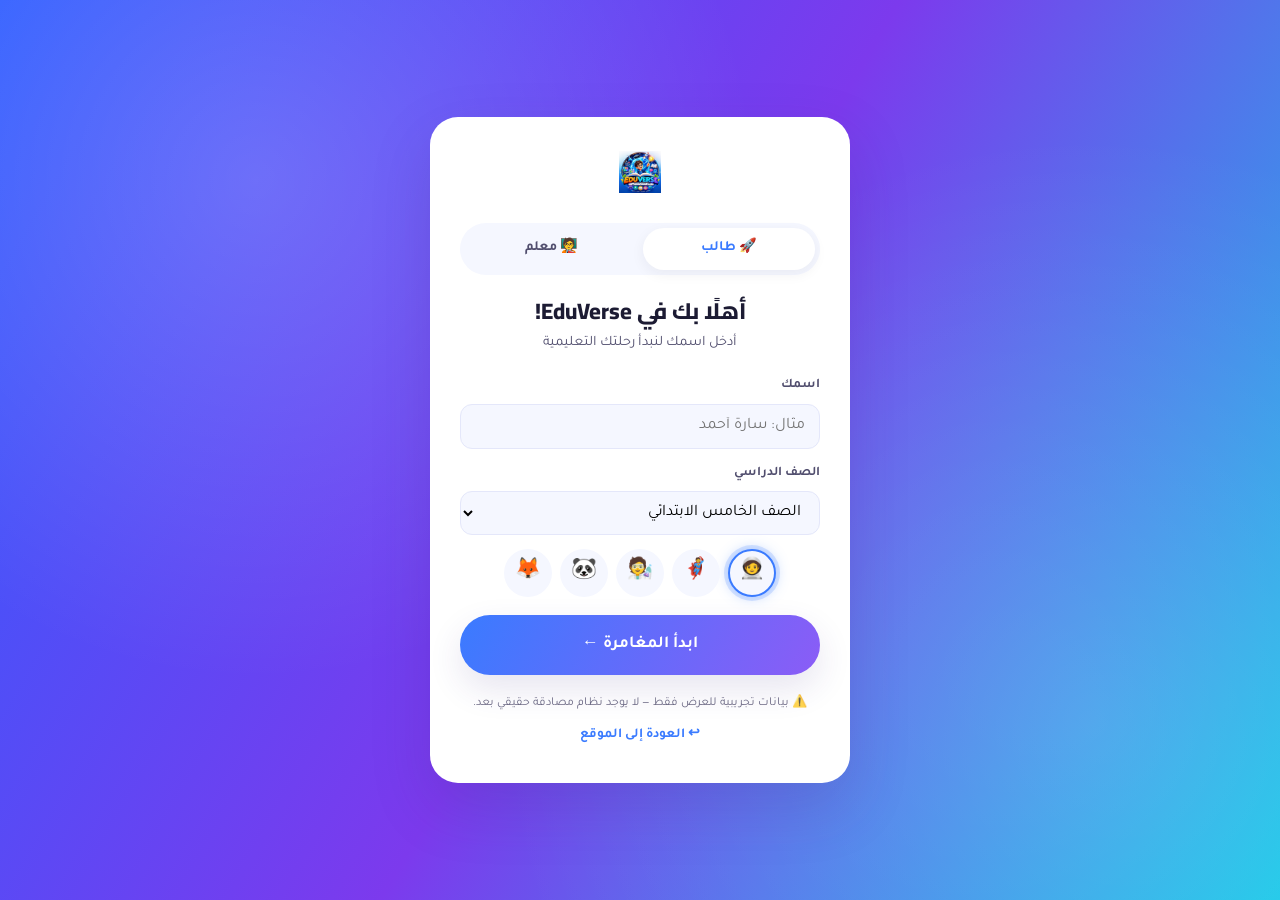
<file: lesson-engine.html>
<!DOCTYPE html>
<html lang="ar" dir="rtl">
<head>
  <meta charset="UTF-8" />
  <meta name="viewport" content="width=device-width, initial-scale=1.0" />
  <title>محرك الدروس | EduVerse</title>
  <meta name="description" content="EduVerse - منصة واحدة... ومغامرات تعلم لا تنتهي" />

  <!-- Same font pairing as the rest of the platform -->
  <link rel="preconnect" href="https://fonts.googleapis.com" />
  <link rel="preconnect" href="https://fonts.gstatic.com" crossorigin />
  <link href="https://fonts.googleapis.com/css2?family=Cairo:wght@600;700;800;900&family=Tajawal:wght@400;500;700&display=swap" rel="stylesheet" />

  <!-- Shared design tokens/buttons (colors, fonts, .btn) — reused, not recreated -->
  <link rel="stylesheet" href="css/style.css" />
  <!-- EduBot AI companion styles -->
  <link rel="stylesheet" href="css/edubot.css" />
  <!-- Lesson Engine specific styles -->
  <link rel="stylesheet" href="css/lesson-engine.css" />
  <!-- Reused for real lesson content blocks (quiz, video embed, flip
       cards, rich text) authored via the Teacher Dashboard — same
       visual language already used by the flagship Lesson 1 page,
       not a new design. -->
  <link rel="stylesheet" href="css/lesson1.css" />
  <!-- Real playable games + dynamic Virtual Lab styles -->
  <link rel="stylesheet" href="css/games-engine.css" />

  <!-- PWA manifest (installable app + Android-ready) -->
  <link rel="manifest" href="manifest.json" />
  <meta name="theme-color" content="#3A7BFF" />
  <!-- Official EduVerse logo — favicon / app icon -->
  <link rel="icon" type="image/png" sizes="32x32" href="assets/images/logo/favicon-32.png" />
  <link rel="icon" type="image/png" sizes="16x16" href="assets/images/logo/favicon-16.png" />
  <link rel="apple-touch-icon" href="assets/images/logo/apple-touch-icon.png" />
</head>
<body class="lesson-mode" data-edubot-context="lesson" data-auth-required="student">

  <!-- Branded page loader — pure CSS, fades itself out; see css/style.css -->
  <div class="page-loader" aria-hidden="true">
    <img src="assets/images/logo/logo-icon-128.png" alt="" class="page-loader__logo" />
  </div>

  <!--
    NOTE ON LAYOUT: the Lesson Engine intentionally does NOT reuse the
    marketing navbar/footer from other pages. A mission is a focused,
    full-screen "player" experience — the Top Bar and Bottom Bar below
    are this page's own navigation, as specified in the brief.
  -->

  <div class="lesson-shell">

    <!-- ============================================= -->
    <!-- TOP BAR — lesson identity + live student status -->
    <!-- Filled in entirely by js/lesson-engine.js       -->
    <!-- ============================================= -->
    <header class="mission-topbar" id="missionTopbar">
      <div class="mission-topbar__inner">

        <a href="units.html" class="mission-topbar__brand" id="topbarSubjectLink">
          <span class="mission-topbar__subject-icon" id="topbarSubjectIcon">📘</span>
          <div class="mission-topbar__lesson-info">
            <span class="mission-topbar__lesson-name" id="topbarLessonName">اسم الدرس</span>
            <span class="mission-topbar__mission-label" id="topbarMissionLabel">المهمة 1 من 3</span>
          </div>
        </a>

        <div class="mission-topbar__progress">
          <div class="mission-topbar__bar">
            <span class="mission-topbar__bar-fill" id="topbarProgressFill" style="width:0%"></span>
          </div>
          <div class="mission-topbar__dots" id="topbarMissionDots" aria-hidden="true">
            <!-- mission step dots injected here -->
          </div>
        </div>

        <div class="mission-topbar__stats">
          <div class="topbar-chip" title="المستوى الحالي">
            <span class="topbar-chip__icon">🏵️</span>
            <strong id="topbarLevel">4</strong>
          </div>
          <div class="topbar-chip" title="نقاط الخبرة">
            <span class="topbar-chip__icon">⭐</span>
            <strong id="topbarXp">0</strong>
          </div>
          <div class="topbar-chip" title="العملات">
            <span class="topbar-chip__icon">🪙</span>
            <strong id="topbarCoins">0</strong>
          </div>
          <div class="topbar-chip topbar-chip--achievement" title="آخر إنجاز">
            <span class="topbar-chip__icon">🏅</span>
            <strong id="topbarAchievements">0</strong>
          </div>
          <button type="button" class="theme-toggle-btn" id="themeToggleBtn" aria-label="تبديل الوضع الليلي" title="الوضع الليلي">🌙</button>
        </div>

      </div>
    </header>

    <!-- ============================================= -->
    <!-- MISSION STAGE — the reusable mission template  -->
    <!-- ============================================= -->
    <main class="mission-stage">
      <div class="mission-stage__bg" id="missionStageBg" aria-hidden="true"></div>

      <!-- Lesson-level Hero Banner (title, illustration, progress, time, XP) -->
      <div class="lesson-hero-banner" id="lessonHeroBanner"></div>

      <!-- Mission content is rendered here by js/lesson-engine.js -->
      <div class="mission-content" id="missionContent"></div>

      <!-- ============================================= -->
      <!-- MISSION COMPLETE OVERLAY (hidden until earned) -->
      <!-- ============================================= -->
      <div class="mission-complete-overlay" id="missionCompleteOverlay" aria-hidden="true">
        <div class="mission-complete-card">
          <div class="mission-complete-card__confetti" id="completeConfetti" aria-hidden="true"></div>

          <span class="mission-complete-card__icon">🎉</span>
          <h2 class="mission-complete-card__title" id="completeTitle">أتممت المهمة!</h2>
          <p class="mission-complete-card__sub" id="completeSub">أحسنت! إليك مكافآتك</p>

          <div class="mission-complete-card__rewards">
            <div class="reward-chip">
              <span>⭐</span>
              <strong id="completeXp">0</strong>
              <span>XP</span>
            </div>
            <div class="reward-chip">
              <span>🪙</span>
              <strong id="completeCoins">0</strong>
              <span>عملة</span>
            </div>
            <div class="reward-chip">
              <span id="completeStars">☆☆☆</span>
            </div>
          </div>

          <div class="mission-complete-card__badge" id="completeBadgeRow">
            <span class="mission-complete-card__badge-icon">🏅</span>
            <span>شارة جديدة: <strong id="completeBadgeName">اسم الشارة</strong></span>
          </div>

          <button type="button" class="btn btn--primary btn--lg has-ripple" id="completeContinueBtn">
            المتابعة إلى المهمة التالية
          </button>
        </div>
      </div>

    </main>

    <!-- ============================================= -->
    <!-- BOTTOM BAR — mission navigation controls        -->
    <!-- ============================================= -->
    <footer class="mission-bottombar">
      <div class="mission-bottombar__inner">
        <a href="units.html" class="btn btn--ghost btn--sm" id="returnToUnitBtn">↩ العودة للوحدة</a>

        <div class="mission-bottombar__controls">
          <button type="button" class="btn btn--secondary btn--sm has-ripple" id="prevMissionBtn">◀ المهمة السابقة</button>
          <button type="button" class="btn btn--ghost btn--sm has-ripple" id="saveProgressBtn">💾 حفظ التقدم</button>
          <button type="button" class="btn btn--primary btn--sm has-ripple" id="nextMissionBtn">المهمة التالية ▶</button>
        </div>
      </div>
    </footer>

  </div>

  <!-- PWA: offline app-shell caching -->
  <script src="js/pwa.js" defer></script>
  <!-- Core gamification (XP/coins/badges) + cross-subject progress +
       the Final Achievement Certificate — same modules Lesson 1 uses,
       now shared here so a teacher-authored lesson has real rewards. -->
  <script src="js/gamification.js" defer></script>
  <script src="js/progress.js" defer></script>
  <script src="js/auth.js" defer></script>
  <script src="js/certificate.js" defer></script>
  <!-- Reads teacher-authored subjects/units/lessons (localStorage) -->
  <script src="js/content-store.js" defer></script>
  <!-- Real playable games + dynamic Virtual Lab engines -->
  <script src="js/games-engine.js" defer></script>
  <script src="js/virtual-lab.js" defer></script>
  <script src="js/lesson-engine.js" defer></script>
  <!-- EduBot AI companion -->
  <script src="js/edubot.js" defer></script>
</body>
</html>
</file>
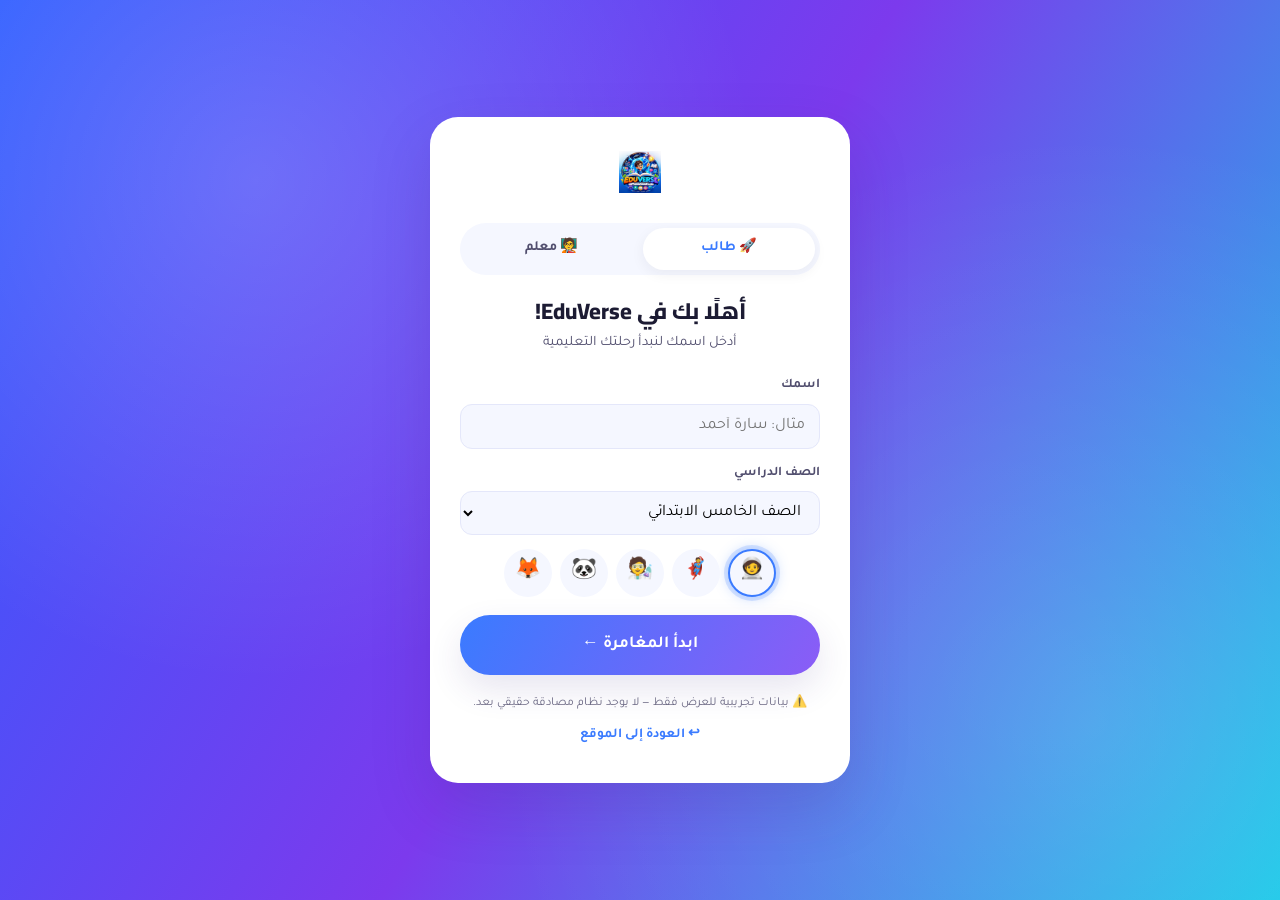
<file: lesson1.html>
<!DOCTYPE html>
<html lang="ar" dir="rtl">
<head>
  <meta charset="UTF-8" />
  <meta name="viewport" content="width=device-width, initial-scale=1.0" />
  <title>الدرس الأول: بنية الذرة | EduVerse</title>
  <meta name="description" content="EduVerse - منصة واحدة... ومغامرات تعلم لا تنتهي" />

  <!-- Same font pairing as the rest of the platform -->
  <link rel="preconnect" href="https://fonts.googleapis.com" />
  <link rel="preconnect" href="https://fonts.gstatic.com" crossorigin />
  <link href="https://fonts.googleapis.com/css2?family=Cairo:wght@600;700;800;900&family=Tajawal:wght@400;500;700&display=swap" rel="stylesheet" />

  <!-- Shared design tokens (css/style.css) + the Lesson Engine shell styles
       (css/lesson-engine.css) are reused as-is, unmodified. -->
  <link rel="stylesheet" href="css/style.css" />
  <!-- EduBot AI companion styles -->
  <link rel="stylesheet" href="css/edubot.css" />
  <link rel="stylesheet" href="css/lesson-engine.css" />
  <!-- Extra styles only for this lesson's engagement-placeholder types
       (drag & drop, matching, flip cards, hotspots, timeline, puzzle, etc.) -->
  <link rel="stylesheet" href="css/lesson1.css" />
  <!-- Final Achievement Certificate styles -->
  <link rel="stylesheet" href="css/certificate.css" />

  <!-- PWA manifest (installable app + Android-ready) -->
  <link rel="manifest" href="manifest.json" />
  <meta name="theme-color" content="#3A7BFF" />
  <!-- Official EduVerse logo — favicon / app icon -->
  <link rel="icon" type="image/png" sizes="32x32" href="assets/images/logo/favicon-32.png" />
  <link rel="icon" type="image/png" sizes="16x16" href="assets/images/logo/favicon-16.png" />
  <link rel="apple-touch-icon" href="assets/images/logo/apple-touch-icon.png" />
</head>
<body class="lesson-mode" data-edubot-context="lesson" data-auth-required="student">

  <!-- Branded page loader — pure CSS, fades itself out; see css/style.css -->
  <div class="page-loader" aria-hidden="true">
    <img src="assets/images/logo/logo-icon-128.png" alt="" class="page-loader__logo" />
  </div>

  <!--
    ==================================================================
    LESSON 1 — "Structure of the Atom" (Unit 1: The Matter)
    ==================================================================
    This page reuses the exact shell markup, element IDs, and CSS
    classes established by the reusable Lesson Engine (lesson-engine.html
    / css/lesson-engine.css). Only js/lesson1.js differs: it supplies
    this specific lesson's REAL content (taken only from the attached
    source lesson) instead of generic placeholder text.

    Every Activity/Challenge/Illustration block below is a PLACEHOLDER
    container only — no interactive logic (drag & drop, matching, etc.)
    is implemented in this phase, per the brief.
    ==================================================================
  -->

  <div class="lesson-shell">

    <!-- ============================================= -->
    <!-- TOP BAR — identical structure to the Lesson Engine -->
    <!-- ============================================= -->
    <header class="mission-topbar" id="missionTopbar">
      <div class="mission-topbar__inner">

        <a href="units.html?world=science" class="mission-topbar__brand" id="topbarSubjectLink">
          <span class="mission-topbar__subject-icon" id="topbarSubjectIcon">🧪</span>
          <div class="mission-topbar__lesson-info">
            <span class="mission-topbar__lesson-name" id="topbarLessonName">Lesson 1: Structure of the Atom</span>
            <span class="mission-topbar__mission-label" id="topbarMissionLabel">المهمة 1 من 3</span>
          </div>
        </a>

        <div class="mission-topbar__progress">
          <div class="mission-topbar__bar">
            <span class="mission-topbar__bar-fill" id="topbarProgressFill" style="width:0%"></span>
          </div>
          <div class="mission-topbar__dots" id="topbarMissionDots" aria-hidden="true"></div>
        </div>

        <div class="mission-topbar__stats">
          <div class="topbar-chip" title="المستوى الحالي">
            <span class="topbar-chip__icon">🏵️</span>
            <strong id="topbarLevel">4</strong>
          </div>
          <div class="topbar-chip" title="نقاط الخبرة">
            <span class="topbar-chip__icon">⭐</span>
            <strong id="topbarXp">0</strong>
          </div>
          <div class="topbar-chip" title="العملات">
            <span class="topbar-chip__icon">🪙</span>
            <strong id="topbarCoins">0</strong>
          </div>
          <div class="topbar-chip topbar-chip--achievement" title="آخر إنجاز">
            <span class="topbar-chip__icon">🏅</span>
            <strong id="topbarAchievements">0</strong>
          </div>
        </div>

      </div>
    </header>

    <!-- ============================================= -->
    <!-- MISSION STAGE                                  -->
    <!-- ============================================= -->
    <main class="mission-stage">
      <div class="mission-stage__bg" id="missionStageBg" aria-hidden="true"></div>

      <!-- Mission content is rendered here by js/lesson1.js -->
      <div class="mission-content" id="missionContent"></div>

      <!-- ============================================= -->
      <!-- MISSION COMPLETE OVERLAY (hidden until earned) -->
      <!-- ============================================= -->
      <div class="mission-complete-overlay" id="missionCompleteOverlay" aria-hidden="true">
        <div class="mission-complete-card">
          <div class="mission-complete-card__confetti" id="completeConfetti" aria-hidden="true"></div>

          <span class="mission-complete-card__icon">🎉</span>
          <h2 class="mission-complete-card__title" id="completeTitle">أتممت المهمة!</h2>
          <p class="mission-complete-card__sub" id="completeSub">أحسنت! إليك مكافآتك</p>

          <div class="mission-complete-card__rewards">
            <div class="reward-chip">
              <span>⭐</span>
              <strong id="completeXp">0</strong>
              <span>XP</span>
            </div>
            <div class="reward-chip">
              <span>🪙</span>
              <strong id="completeCoins">0</strong>
              <span>عملة</span>
            </div>
            <div class="reward-chip">
              <span id="completeStars">☆☆☆</span>
            </div>
          </div>

          <div class="mission-complete-card__badge" id="completeBadgeRow">
            <span class="mission-complete-card__badge-icon">🏅</span>
            <span>شارة جديدة: <strong id="completeBadgeName">اسم الشارة</strong></span>
          </div>

          <button type="button" class="btn btn--primary btn--lg has-ripple" id="completeContinueBtn">
            المتابعة إلى المهمة التالية
          </button>
        </div>
      </div>

    </main>

    <!-- ============================================= -->
    <!-- BOTTOM BAR                                     -->
    <!-- ============================================= -->
    <footer class="mission-bottombar">
      <div class="mission-bottombar__inner">
        <a href="units.html?world=science" class="btn btn--ghost btn--sm" id="returnToUnitBtn">↩ العودة للوحدة</a>

        <div class="mission-bottombar__controls">
          <button type="button" class="btn btn--ghost btn--sm has-ripple" id="homeMissionBtn" title="العودة إلى المهمة 1">🏠 البداية</button>
          <button type="button" class="btn btn--secondary btn--sm has-ripple" id="prevMissionBtn">◀ المهمة السابقة</button>
          <button type="button" class="btn btn--ghost btn--sm has-ripple" id="saveProgressBtn">💾 حفظ التقدم</button>
          <button type="button" class="btn btn--primary btn--sm has-ripple" id="nextMissionBtn">المهمة التالية ▶</button>
        </div>
      </div>
    </footer>

  </div>

  <!-- Core Gamification System (provides addXP/addCoins/unlockBadge
       used by this lesson's quiz, drag-drop, and mission rewards) -->
  <!-- PWA: offline app-shell caching -->
  <script src="js/pwa.js" defer></script>
  <script src="js/gamification.js" defer></script>
  <script src="js/progress.js" defer></script>
  <script src="js/auth.js" defer></script>
  <!-- Final Achievement Certificate (shown at 100% lesson completion) -->
  <script src="js/certificate.js" defer></script>
  <script src="js/lesson1.js" defer></script>
  <!-- EduBot AI companion -->
  <script src="js/edubot.js" defer></script>
</body>
</html>
</file>
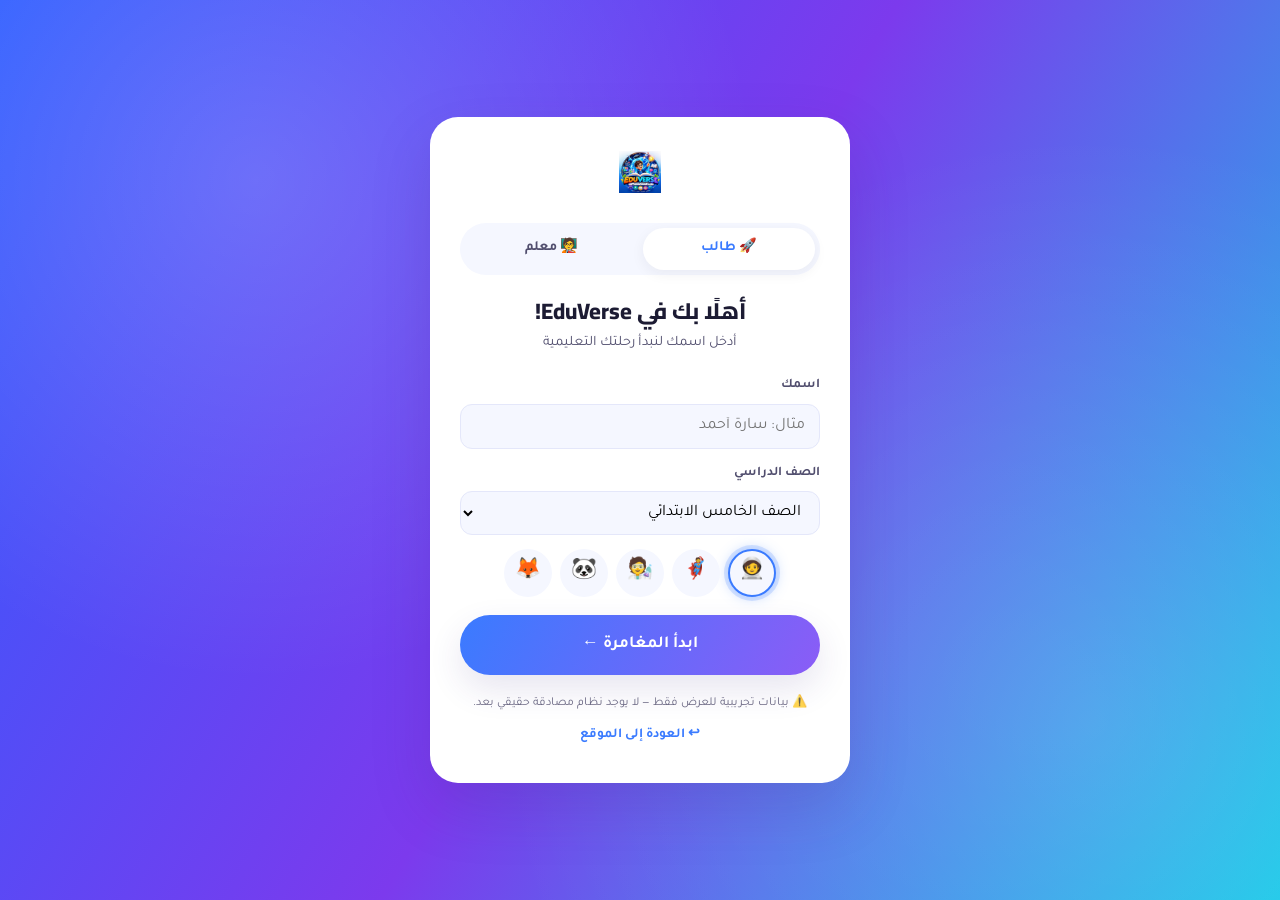
<file: login.html>
<!DOCTYPE html>
<html lang="ar" dir="rtl">
<head>
  <meta charset="UTF-8" />
  <meta name="viewport" content="width=device-width, initial-scale=1.0" />
  <title>تسجيل الدخول | EduVerse</title>
  <meta name="description" content="سجّل الدخول إلى EduVerse وابدأ رحلتك التعليمية" />
  <meta name="theme-color" content="#3A7BFF" />

  <link rel="preconnect" href="https://fonts.googleapis.com" />
  <link rel="preconnect" href="https://fonts.gstatic.com" crossorigin />
  <link href="https://fonts.googleapis.com/css2?family=Cairo:wght@600;700;800;900&family=Tajawal:wght@400;500;700&display=swap" rel="stylesheet" />

  <link rel="stylesheet" href="css/style.css" />
  <link rel="stylesheet" href="css/login.css" />

  <link rel="manifest" href="manifest.json" />
  <link rel="icon" type="image/png" sizes="32x32" href="assets/images/logo/favicon-32.png" />
  <link rel="icon" type="image/png" sizes="16x16" href="assets/images/logo/favicon-16.png" />
  <link rel="apple-touch-icon" href="assets/images/logo/apple-touch-icon.png" />
</head>
<body>

  <div class="page-loader" aria-hidden="true">
    <img src="assets/images/logo/logo-icon-128.png" alt="" class="page-loader__logo" />
  </div>

  <section class="auth-page">
    <div class="auth-page__bg" aria-hidden="true"></div>

    <div class="auth-card">
      <a href="index.html" class="auth-card__brand">
        <img src="assets/images/logo/logo-full.jpg" alt="EduVerse" class="auth-card__logo" />
      </a>

      <div class="auth-role-toggle" id="authRoleToggle" role="tablist">
        <button type="button" class="auth-role-toggle__btn is-active" data-role="student" role="tab" aria-selected="true">🚀 طالب</button>
        <button type="button" class="auth-role-toggle__btn" data-role="teacher" role="tab" aria-selected="false">🧑‍🏫 معلم</button>
      </div>

      <!-- STUDENT LOGIN -->
      <div id="studentLoginPanel">
        <h1 class="auth-card__title">أهلًا بك في EduVerse!</h1>
        <p class="auth-card__sub">أدخل اسمك لنبدأ رحلتك التعليمية</p>

        <form id="studentLoginForm" class="auth-form">
          <label class="td-field">
            <span>اسمك</span>
            <input type="text" id="studentNameInput" placeholder="مثال: سارة أحمد" required autocomplete="name" />
          </label>

          <label class="td-field">
            <span>الصف الدراسي</span>
            <select id="studentGradeInput">
              <!-- options injected by js/grades.js via js/auth-page.js -->
            </select>
          </label>

          <div class="auth-avatar-picker" id="avatarPicker" aria-label="اختر أفاتار">
            <button type="button" class="auth-avatar-picker__opt is-active" data-avatar="🧑‍🚀">🧑‍🚀</button>
            <button type="button" class="auth-avatar-picker__opt" data-avatar="🦸">🦸</button>
            <button type="button" class="auth-avatar-picker__opt" data-avatar="🧑‍🔬">🧑‍🔬</button>
            <button type="button" class="auth-avatar-picker__opt" data-avatar="🐼">🐼</button>
            <button type="button" class="auth-avatar-picker__opt" data-avatar="🦊">🦊</button>
          </div>

          <button type="submit" class="btn btn--primary btn--lg has-ripple auth-form__submit">ابدأ المغامرة ←</button>
        </form>
      </div>

      <!-- TEACHER LOGIN (hands off to teacher-dashboard.html's own form) -->
      <div id="teacherLoginPanel" hidden>
        <h1 class="auth-card__title">أهلًا أستاذ/ة!</h1>
        <p class="auth-card__sub">تسجيل دخول المعلم متاح من لوحة تحكم المعلم مباشرة</p>
        <a href="teacher-dashboard.html" class="btn btn--primary btn--lg has-ripple auth-form__submit">الانتقال إلى لوحة تحكم المعلم ←</a>
      </div>

      <p class="auth-card__note">⚠️ بيانات تجريبية للعرض فقط — لا يوجد نظام مصادقة حقيقي بعد.</p>
      <a href="index.html" class="auth-card__back">↩ العودة إلى الموقع</a>
    </div>
  </section>

  <!-- PWA: offline app-shell caching -->
  <script src="js/pwa.js" defer></script>
  <script src="js/gamification.js" defer></script>
  <script src="js/grades.js" defer></script>
  <script src="js/auth.js" defer></script>
  <script src="js/auth-page.js" defer></script>
</body>
</html>
</file>
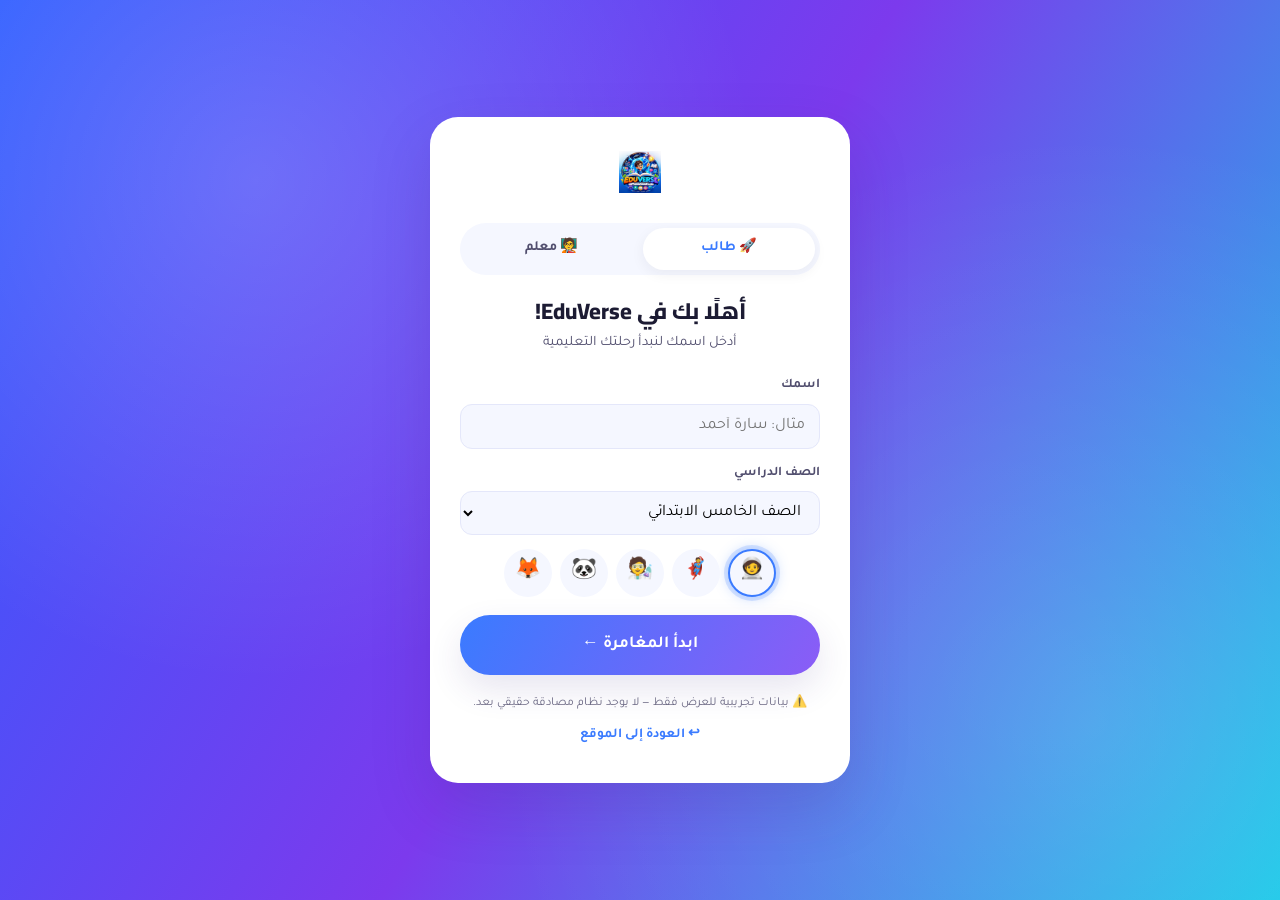
<file: units.html>
<!DOCTYPE html>
<html lang="ar" dir="rtl">
<head>
  <meta charset="UTF-8" />
  <meta name="viewport" content="width=device-width, initial-scale=1.0" />
  <title>الوحدات | EduVerse</title>
  <meta name="description" content="EduVerse - منصة واحدة... ومغامرات تعلم لا تنتهي" />

  <!-- Same font pairing as the rest of the platform -->
  <link rel="preconnect" href="https://fonts.googleapis.com" />
  <link rel="preconnect" href="https://fonts.gstatic.com" crossorigin />
  <link href="https://fonts.googleapis.com/css2?family=Cairo:wght@600;700;800;900&family=Tajawal:wght@400;500;700&display=swap" rel="stylesheet" />

  <!-- Shared design system (tokens, navbar, buttons, footer) — reused, not recreated -->
  <link rel="stylesheet" href="css/style.css" />
  <!-- EduBot AI companion styles -->
  <link rel="stylesheet" href="css/edubot.css" />
  <!-- Page-specific styles for the Units Engine -->
  <link rel="stylesheet" href="css/units.css" />

  <!-- PWA manifest (installable app + Android-ready) -->
  <link rel="manifest" href="manifest.json" />
  <meta name="theme-color" content="#3A7BFF" />
  <!-- Official EduVerse logo — favicon / app icon -->
  <link rel="icon" type="image/png" sizes="32x32" href="assets/images/logo/favicon-32.png" />
  <link rel="icon" type="image/png" sizes="16x16" href="assets/images/logo/favicon-16.png" />
  <link rel="apple-touch-icon" href="assets/images/logo/apple-touch-icon.png" />
</head>
<body class="page-transition" data-edubot-context="units" data-auth-required="student">

  <!-- Branded page loader — pure CSS, fades itself out; see css/style.css -->
  <div class="page-loader" aria-hidden="true">
    <img src="assets/images/logo/logo-icon-128.png" alt="" class="page-loader__logo" />
  </div>

  <!-- ============================================= -->
  <!-- NAVBAR (identical component to other pages)    -->
  <!-- ============================================= -->
  <header class="navbar" id="navbar">
    <div class="container navbar__inner">

      <a href="index.html" class="navbar__brand">
        <span class="navbar__logo" aria-hidden="true">
          <img src="assets/images/logo/logo-icon-64.png" alt="" class="navbar__logo-img" width="34" height="34" />
        </span>
        <span class="navbar__title">EduVerse</span>
      </a>

      <nav class="navbar__links" id="navLinks">
        <a href="index.html#top" class="navbar__link">الرئيسية</a>
        <a href="learning-worlds.html" class="navbar__link is-active">عوالم التعلّم</a>
        <a href="gamification.html" class="navbar__link">الإنجازات</a>
        <a href="leaderboard.html" class="navbar__link">المتصدرون</a>
        <a href="gamification.html#certificates" class="navbar__link">الشهادات</a>
        <a href="index.html#about" class="navbar__link">عن المنصة</a>
        <a href="index.html#contact" class="navbar__link">تواصل معنا</a>
      </nav>

      <div class="navbar__actions">
        <a href="teacher-dashboard.html" class="btn btn--ghost btn--sm">دخول المعلم</a>
        <a href="login.html" class="btn btn--primary btn--sm">دخول الطالب</a>
      </div>

      <button class="navbar__toggle" id="navToggle" aria-label="فتح القائمة" aria-expanded="false">
        <span></span><span></span><span></span>
      </button>
    </div>
  </header>

  <main id="top">

    <!-- ============================================= -->
    <!-- TOP SECTION — subject banner + student status  -->
    <!-- Everything here is filled in by js/units.js     -->
    <!-- based on the selected world. Nothing is         -->
    <!-- hardcoded to any one subject.                   -->
    <!-- ============================================= -->
    <section class="subject-banner" id="subjectBanner">
      <div class="subject-banner__bg" id="subjectBannerBg" aria-hidden="true"></div>
      <div class="subject-banner__shapes" id="subjectBannerShapes" aria-hidden="true"></div>

      <div class="container subject-banner__inner">

        <!-- Breadcrumb -->
        <nav class="breadcrumb reveal" aria-label="مسار التنقّل">
          <a href="index.html#top">الرئيسية</a>
          <span class="breadcrumb__sep">/</span>
          <a href="learning-worlds.html">عوالم التعلّم</a>
          <span class="breadcrumb__sep">/</span>
          <span class="breadcrumb__current" id="breadcrumbSubject">المادة</span>
        </nav>

        <div class="subject-banner__head reveal">
          <span class="subject-banner__icon" id="subjectIcon">📘</span>
          <div>
            <h1 class="subject-banner__title" id="subjectTitle">المادة الدراسية</h1>
            <p class="subject-banner__desc" id="subjectDesc">اختر وحدة لتبدأ رحلتك التعليمية.</p>
          </div>
        </div>

        <!-- Student status row: overall progress, level, XP, coins, achievements -->
        <div class="student-status reveal">

          <div class="student-status__progress">
            <div class="student-status__progress-label">
              <span>تقدّمك في هذه المادة</span>
              <span id="overallProgressLabel">0%</span>
            </div>
            <div class="student-status__bar">
              <span class="student-status__bar-fill" id="overallProgressFill" style="width:0%"></span>
            </div>
          </div>

          <div class="student-status__stats">
            <div class="stat-chip">
              <span class="stat-chip__icon">🏵️</span>
              <div>
                <strong id="levelValue">1</strong>
                <span>المستوى</span>
              </div>
            </div>
            <div class="stat-chip">
              <span class="stat-chip__icon">⭐</span>
              <div>
                <strong id="xpValue" data-count-to="0">0</strong>
                <span>XP</span>
              </div>
            </div>
            <div class="stat-chip">
              <span class="stat-chip__icon">🪙</span>
              <div>
                <strong id="coinsValue" data-count-to="0">0</strong>
                <span>عملة</span>
              </div>
            </div>
          </div>

          <div class="student-status__achievements" id="achievementsPreview" aria-label="آخر الإنجازات">
            <!-- small achievement badges injected by js/units.js -->
          </div>
        </div>

      </div>
    </section>

    <!-- ============================================= -->
    <!-- UNITS GRID (rendered from data by js/units.js) -->
    <!-- This is the generic "Units Engine": the exact   -->
    <!-- same markup + logic renders any subject's units.-->
    <!-- ============================================= -->
    <section class="units-section">
      <div class="container">
        <div class="units-section__head reveal">
          <h2 class="section-title">وحدات التعلّم</h2>
          <p class="section-subtitle">أكمل كل وحدة لفتح ما بعدها، واجمع النجوم والعملات في طريقك</p>
        </div>

        <div class="units-path" id="unitsPath" aria-live="polite">
          <!-- unit-card elements are injected here -->
        </div>
      </div>
    </section>

  </main>

  <!-- ============================================= -->
  <!-- FOOTER (identical component to other pages)    -->
  <!-- ============================================= -->
  <footer class="footer" id="contact">
    <div class="container footer__inner">
      <div class="footer__brand">
        <span class="navbar__logo" aria-hidden="true">
          <img src="assets/images/logo/logo-icon-64.png" alt="" class="navbar__logo-img" width="30" height="30" />
        </span>
        <span class="navbar__title navbar__title--footer">EduVerse</span>
      </div>

      <nav class="footer__links">
        <a href="index.html#top">الرئيسية</a>
        <a href="learning-worlds.html">عوالم التعلّم</a>
        <a href="gamification.html">الإنجازات</a>
        <a href="index.html#login">تسجيل الدخول</a>
      </nav>

      <div class="footer__contact">
        <p>تواصل معنا: info@eduverse.app</p>
        <p>© 2026 EduVerse. جميع الحقوق محفوظة.</p>
      </div>
    </div>
  </footer>

  <!-- Shared behaviors (navbar toggle, scroll reveal, etc.) -->
  <!-- PWA: offline app-shell caching -->
  <script src="js/pwa.js" defer></script>
  <script src="js/main.js" defer></script>
  <script src="js/auth.js" defer></script>
  <!-- Cross-subject completed-lesson tracking, so unit cards can show
       real progress instead of only demo values -->
  <script src="js/progress.js" defer></script>
  <!-- Reads teacher-authored subjects/units/lessons (localStorage) -->
  <script src="js/content-store.js" defer></script>
  <script src="js/grades.js" defer></script>
  <!-- Units Engine logic -->
  <script src="js/units.js" defer></script>
  <!-- EduBot AI companion -->
  <script src="js/edubot.js" defer></script>
</body>
</html>
</file>
<file: css/style.css>
/* =================================================================
   EDUVERSE — HOME PAGE STYLESHEET
   Organized top-to-bottom: Reset > Tokens > Base > Layout >
   Components > Sections > Animations > Responsive
   ================================================================= */

/* -----------------------------------------------------------------
   1. RESET
   ----------------------------------------------------------------- */
*, *::before, *::after { box-sizing: border-box; margin: 0; padding: 0; }
html { scroll-behavior: smooth; }
img, svg { display: block; max-width: 100%; }
a { text-decoration: none; color: inherit; }
button { font: inherit; cursor: pointer; border: none; background: none; }
ul, ol { list-style: none; }

/* Mobile tap behavior (not a visual redesign): removes the browser's
   own default tap-highlight overlay — which some mobile browsers
   render as a flash/box that can look like an unwanted size or color
   change — and removes the ~300ms double-tap-to-zoom delay on
   interactive elements. Neither changes any color, layout, or
   content; all real visual feedback still comes entirely from this
   project's own :hover/:active rules (background/border/shadow, no
   scale()).

   ROOT CAUSE FIX for "icon/button visually enlarges when tapped":
   there was never any transform:scale() on any interactive element —
   a full search of every .css file confirms the only scale() rules
   in the project belong to unrelated animations (ripples, popups,
   badge reveals) that don't touch buttons/icons. The real cause is
   the mobile browser's OWN native double-tap-to-zoom gesture: this
   rule used to be scoped to `a, button, [role="button"], input,
   select, textarea` only, but many of the app's actual tap targets
   are NOT semantic buttons — e.g. the whole `<article class=
   "world-card">` on learning-worlds.html and `.unit-card` on
   units.html are tapped via a delegated click listener on a parent
   container (see js/learning-worlds.js "BUGFIX" comment), and their
   inner icon/art elements are plain <span>/<div>s. None of those
   were covered by the old selector, so a tap landing on the icon/art
   (not the literal <button>) still triggered the browser's native
   zoom, which looks exactly like the button/icon "growing". Applying
   this to every element removes that native zoom everywhere, for any
   current or future tap target, without touching any transform,
   color, layout, or content. */
* {
  -webkit-tap-highlight-color: transparent;
  touch-action: manipulation;
}

/* -----------------------------------------------------------------
   2. DESIGN TOKENS
   Official palette, inspired by the EduVerse logo: Primary Blue,
   Cyan, Orange, Purple, White, and Dark Navy.
   ----------------------------------------------------------------- */
:root {
  /* Brand colors */
  --blue: #3A7BFF;
  --purple: #8B5CF6;
  --cyan: #22D3EE;
  --orange: #FF9F45;
  --white: #FFFFFF;
  --navy: #0F1B3D; /* Dark Navy — from the logo's night-sky background */

  /* Neutrals — tinted toward the brand instead of flat gray/black */
  --ink: #1C1B33;          /* primary text */
  --ink-soft: #514E6E;     /* secondary text */
  --bg-soft: #F5F7FF;      /* page background, soft lavender-blue */
  --card-bg: #FFFFFF;
  --border-soft: #E4E7FA;

  /* Gradients */
  --grad-hero: linear-gradient(120deg, #2F5DFF 0%, #7C3AED 50%, #16C7E8 100%);
  --grad-primary: linear-gradient(120deg, var(--blue), var(--purple));
  --grad-warm: linear-gradient(120deg, var(--orange), #FF6F91);

  /* Radius & shadow */
  --r-sm: 12px;
  --r-md: 20px;
  --r-lg: 28px;
  --shadow-sm: 0 4px 14px rgba(28, 27, 51, 0.06);
  --shadow-md: 0 14px 34px rgba(58, 45, 130, 0.12);
  --shadow-lg: 0 24px 60px rgba(58, 45, 130, 0.18);

  /* Type */
  --font-display: 'Cairo', 'Tajawal', sans-serif;
  --font-body: 'Tajawal', 'Cairo', sans-serif;

  /* Layout */
  --container-w: 1180px;
  --nav-h: 76px;
}

/* -----------------------------------------------------------------
   3. BASE
   ----------------------------------------------------------------- */
body {
  font-family: var(--font-body);
  color: var(--ink);
  background: var(--bg-soft);
  line-height: 1.7;
  overflow-x: hidden;
}

h1, h2, h3 {
  font-family: var(--font-display);
  font-weight: 800;
  line-height: 1.25;
  color: var(--ink);
}

.container {
  width: 100%;
  max-width: var(--container-w);
  margin-inline: auto;
  padding-inline: 24px;
}

.eyebrow {
  display: inline-flex;
  align-items: center;
  gap: 6px;
  font-size: 0.85rem;
  font-weight: 700;
  color: var(--purple);
  background: rgba(139, 92, 246, 0.1);
  padding: 6px 14px;
  border-radius: 999px;
  margin-bottom: 18px;
}
.eyebrow--light { color: #fff; background: rgba(255,255,255,0.16); }

.section-title { font-size: clamp(1.8rem, 3vw, 2.5rem); margin-bottom: 10px; }
.section-title--light { color: #fff; }
.section-subtitle { color: var(--ink-soft); font-size: 1.05rem; max-width: 560px; }
.section-subtitle--light { color: rgba(255,255,255,0.82); }

.section-head {
  display: flex;
  justify-content: space-between;
  align-items: flex-end;
  gap: 20px;
  margin-bottom: 36px;
  flex-wrap: wrap;
}

.link-arrow { color: var(--blue); font-weight: 700; white-space: nowrap; }
.link-arrow:hover { text-decoration: underline; }

section { padding: 88px 0; }

/* -----------------------------------------------------------------
   4. BUTTONS (reusable component)
   ----------------------------------------------------------------- */
.btn {
  display: inline-flex;
  align-items: center;
  justify-content: center;
  gap: 8px;
  font-weight: 700;
  border-radius: 999px;
  transition: transform 0.25s ease, box-shadow 0.25s ease, background 0.25s ease;
  white-space: nowrap;
}
.btn--sm { padding: 10px 18px; font-size: 0.9rem; }
.btn--lg { padding: 16px 32px; font-size: 1.05rem; }

.btn--primary {
  background: var(--grad-primary);
  color: #fff;
  box-shadow: var(--shadow-md);
}
.btn--primary:hover { transform: translateY(-3px); box-shadow: var(--shadow-lg); }

.btn--secondary {
  background: #fff;
  color: var(--ink);
  box-shadow: var(--shadow-sm);
  border: 2px solid var(--border-soft);
}
.btn--secondary:hover { transform: translateY(-3px); border-color: var(--purple); }

.btn--ghost {
  color: var(--ink);
  border: 2px solid var(--border-soft);
}
.btn--ghost:hover { background: rgba(58, 123, 255, 0.08); }

/* -----------------------------------------------------------------
   5. NAVBAR
   ----------------------------------------------------------------- */
.navbar {
  position: sticky;
  top: 0;
  z-index: 100;
  height: var(--nav-h);
  display: flex;
  align-items: center;
  background: rgba(245, 247, 255, 0.78);
  backdrop-filter: blur(14px);
  border-bottom: 1px solid var(--border-soft);
}

.navbar__inner {
  display: flex;
  align-items: center;
  justify-content: space-between;
  gap: 20px;
}

.navbar__brand { display: flex; align-items: center; gap: 10px; }
.navbar__title {
  font-family: var(--font-display);
  font-weight: 900;
  font-size: 1.3rem;
  letter-spacing: 0.3px;
}
.navbar__title--footer { color: #fff; }

.navbar__links {
  display: flex;
  align-items: center;
  gap: 28px;
}
.navbar__link {
  font-weight: 600;
  color: var(--ink-soft);
  font-size: 0.96rem;
  position: relative;
  padding: 6px 2px;
}
.navbar__link:hover { color: var(--ink); }
.navbar__link.is-active { color: var(--blue); }
.navbar__link.is-active::after {
  content: "";
  position: absolute;
  bottom: -2px; left: 0; right: 0;
  height: 3px;
  border-radius: 3px;
  background: var(--grad-primary);
}

.navbar__actions { display: flex; align-items: center; gap: 10px; }

.navbar__toggle {
  display: none;
  flex-direction: column;
  gap: 5px;
  padding: 8px;
}
.navbar__toggle span {
  width: 24px; height: 2.5px; border-radius: 2px;
  background: var(--ink);
  transition: transform 0.25s ease, opacity 0.25s ease;
}
.navbar__toggle.is-open span:nth-child(1) { transform: translateY(7.5px) rotate(45deg); }
.navbar__toggle.is-open span:nth-child(2) { opacity: 0; }
.navbar__toggle.is-open span:nth-child(3) { transform: translateY(-7.5px) rotate(-45deg); }

/* -----------------------------------------------------------------
   5b. OFFICIAL LOGO MARK + BRAND LOCKUP + PAGE LOADER
   Shared across every page. The circular icon crop (navbar/footer/
   sidebar/favicon) and the full lockup (hero/login/about/loading)
   both come from the one official EduVerse logo file.
   ----------------------------------------------------------------- */

/* Small circular mark — replaces the old inline-SVG placeholder that
   every navbar/footer/dashboard brand used before this phase. */
.navbar__logo-img {
  display: block;
  width: 100%;
  height: 100%;
  object-fit: cover;
  border-radius: 50%;
}

/* Full logo lockup, presented on a white card so it reads cleanly on
   top of any colored/gradient background (hero, login, loader). */
.brand-lockup {
  display: inline-flex;
  padding: 12px;
  background: #fff;
  border-radius: var(--r-lg);
  box-shadow: var(--shadow-lg);
  line-height: 0;
}
.brand-lockup img {
  display: block;
  border-radius: var(--r-md);
}
.brand-lockup--sm { padding: 6px; border-radius: var(--r-sm); box-shadow: var(--shadow-sm); }
.brand-lockup--sm img { border-radius: var(--r-sm); }

/* Page loader: brief branded splash shown while a page's fonts/assets
   settle, then fades itself out — pure CSS, no JS dependency, so it
   can never get stuck if a script fails to load. */
.page-loader {
  position: fixed;
  inset: 0;
  z-index: 9999;
  display: flex;
  align-items: center;
  justify-content: center;
  background: var(--navy);
  animation: pageLoaderFade 0.5s ease forwards;
  animation-delay: 0.5s;
}
.page-loader__logo {
  width: 76px;
  height: 76px;
  border-radius: 50%;
  object-fit: cover;
  box-shadow: 0 0 0 6px rgba(255,255,255,0.08), 0 20px 50px rgba(0,0,0,0.4);
  animation: floaty 1.1s ease-in-out infinite;
}
@keyframes pageLoaderFade {
  to { opacity: 0; visibility: hidden; pointer-events: none; }
}
@media (prefers-reduced-motion: reduce) {
  .page-loader { animation-delay: 0.01s; animation-duration: 0.01s; }
  .page-loader__logo { animation: none; }
}

/* -----------------------------------------------------------------
   6. HERO — animated gradient + "Orbit Portal" signature element
   ----------------------------------------------------------------- */
.hero {
  position: relative;
  padding-top: 72px;
  padding-bottom: 0;
  overflow: hidden;
}

.hero__bg {
  position: absolute;
  inset: 0;
  background: var(--grad-hero);
  background-size: 220% 220%;
  animation: heroDrift 16s ease-in-out infinite;
  z-index: -2;
}

.hero__stars {
  position: absolute;
  inset: 0;
  z-index: -1;
  pointer-events: none;
}
/* individual star dots are injected by JS as .star elements */

@keyframes heroDrift {
  0%   { background-position: 0% 30%; }
  50%  { background-position: 100% 70%; }
  100% { background-position: 0% 30%; }
}

.hero__grid {
  display: grid;
  grid-template-columns: 1.1fr 0.9fr;
  align-items: center;
  gap: 40px;
  padding-block: 64px 120px;
  position: relative;
}

.hero__copy { color: #fff; }
.hero__title {
  font-size: clamp(2.2rem, 4.2vw, 3.4rem);
  color: #fff;
  display: flex;
  flex-direction: column;
  gap: 10px;
  margin-bottom: 18px;
}
.hero__brand-chip {
  font-family: var(--font-display);
  font-size: 1.1rem;
  font-weight: 700;
  color: #fff;
  background: rgba(255,255,255,0.18);
  border: 1px solid rgba(255,255,255,0.35);
  padding: 6px 16px;
  border-radius: 999px;
  width: fit-content;
  letter-spacing: 1px;
}
.hero__tagline {
  font-size: 1.25rem;
  font-weight: 700;
  color: #E9EEFF;
  margin-bottom: 14px;
}
.hero__sub {
  color: rgba(255,255,255,0.85);
  max-width: 520px;
  margin-bottom: 32px;
  font-size: 1.02rem;
}
.hero__cta { display: flex; gap: 16px; flex-wrap: wrap; margin-bottom: 44px; }

.hero__stats { display: flex; gap: 36px; flex-wrap: wrap; }
.hero__stat { display: flex; flex-direction: column; }
.hero__stat strong { font-family: var(--font-display); font-size: 1.6rem; color: #fff; }
.hero__stat span { font-size: 0.85rem; color: rgba(255,255,255,0.75); }

/* --- Orbit Portal --- */
.orbit {
  position: relative;
  height: 420px;
  display: flex;
  align-items: center;
  justify-content: center;
}

.orbit__portal {
  position: relative;
  width: 128px;
  height: 128px;
  border-radius: 50%;
  display: flex;
  align-items: center;
  justify-content: center;
  background: radial-gradient(circle at 35% 30%, #ffffff 0%, #DCE6FF 35%, #ffffff 100%);
  box-shadow: 0 0 0 10px rgba(255,255,255,0.14), 0 20px 60px rgba(0,0,0,0.25);
  z-index: 3;
}
.orbit__portal-core {
  font-family: var(--font-display);
  font-weight: 900;
  font-size: 1rem;
  text-align: center;
  line-height: 1.15;
  color: var(--purple);
}
.orbit__portal-glow {
  position: absolute;
  inset: -22px;
  border-radius: 50%;
  background: radial-gradient(circle, rgba(255,255,255,0.35), transparent 70%);
  animation: pulseGlow 3.2s ease-in-out infinite;
}
@keyframes pulseGlow {
  0%, 100% { transform: scale(1); opacity: 0.7; }
  50% { transform: scale(1.12); opacity: 1; }
}

.orbit__ring {
  position: absolute;
  border: 1.5px dashed rgba(255,255,255,0.35);
  border-radius: 50%;
  display: flex;
  align-items: center;
  justify-content: center;
}
.orbit__ring--1 { width: 220px; height: 220px; animation: spin 18s linear infinite; }
.orbit__ring--2 { width: 320px; height: 320px; animation: spin 26s linear infinite reverse; }
.orbit__ring--3 { width: 400px; height: 400px; animation: spin 34s linear infinite; }

.orbit__chip {
  position: absolute;
  width: 46px;
  height: 46px;
  border-radius: 50%;
  background: #fff;
  display: flex;
  align-items: center;
  justify-content: center;
  font-size: 1.3rem;
  box-shadow: 0 10px 24px rgba(0,0,0,0.2), inset 0 0 0 3px var(--c, var(--blue));
  animation: counterSpin inherit;
}
/* place chips around each ring using nth-child offsets */
.orbit__ring--1 .orbit__chip:nth-child(1) { top: -23px; left: 50%; transform: translateX(-50%); }
.orbit__ring--1 .orbit__chip:nth-child(2) { bottom: -23px; left: 50%; transform: translateX(-50%); }
.orbit__ring--2 .orbit__chip:nth-child(1) { top: 8%; left: -8px; }
.orbit__ring--2 .orbit__chip:nth-child(2) { bottom: 6%; right: 10%; }
.orbit__ring--2 .orbit__chip:nth-child(3) { top: 6%; right: 6%; }
.orbit__ring--3 .orbit__chip:nth-child(1) { top: 50%; left: -23px; transform: translateY(-50%); }
.orbit__ring--3 .orbit__chip:nth-child(2) { top: 50%; right: -23px; transform: translateY(-50%); }

@keyframes spin { from { transform: rotate(0deg); } to { transform: rotate(360deg); } }

/* counter-rotate chips so icons stay upright while ring spins */
.orbit__ring--1 { animation-name: spin; }
.orbit__ring--1 .orbit__chip { animation: counterSpin1 18s linear infinite; }
.orbit__ring--2 .orbit__chip { animation: counterSpin2 26s linear infinite; }
.orbit__ring--3 .orbit__chip { animation: counterSpin3 34s linear infinite; }
@keyframes counterSpin1 { from { transform: rotate(0deg); } to { transform: rotate(-360deg); } }
@keyframes counterSpin2 { from { transform: rotate(360deg); } to { transform: rotate(0deg); } }
@keyframes counterSpin3 { from { transform: rotate(0deg); } to { transform: rotate(-360deg); } }
/* note: transform origin handled by wrapping position; translate offsets above are re-applied via animation-fill-mode */
.orbit__ring--1 .orbit__chip:nth-child(1),
.orbit__ring--1 .orbit__chip:nth-child(2),
.orbit__ring--2 .orbit__chip:nth-child(1),
.orbit__ring--2 .orbit__chip:nth-child(2),
.orbit__ring--2 .orbit__chip:nth-child(3),
.orbit__ring--3 .orbit__chip:nth-child(1),
.orbit__ring--3 .orbit__chip:nth-child(2) {
  animation-fill-mode: both;
}

.hero__wave { display: block; width: 100%; height: 70px; position: relative; }

/* -----------------------------------------------------------------
   6b. STATISTICS BAND
   ----------------------------------------------------------------- */
.stats {
  padding: 56px 0;
  background: var(--card-bg);
  border-bottom: 1px solid var(--border-soft);
}
.stats__grid {
  display: grid;
  grid-template-columns: repeat(4, 1fr);
  gap: 24px;
  text-align: center;
}
.stat-block {
  display: flex;
  flex-direction: column;
  align-items: center;
  gap: 6px;
}
.stat-block__icon { font-size: 1.6rem; margin-bottom: 4px; }
.stat-block__num {
  font-family: var(--font-display);
  font-weight: 900;
  font-size: clamp(1.8rem, 3vw, 2.4rem);
  background: var(--grad-primary);
  -webkit-background-clip: text;
  background-clip: text;
  color: transparent;
}
.stat-block__label { color: var(--ink-soft); font-size: 0.92rem; font-weight: 600; }

/* -----------------------------------------------------------------
   7. FEATURE CARDS
   ----------------------------------------------------------------- */
.features { background: var(--bg-soft); }

.features__grid {
  margin-top: 44px;
  display: grid;
  grid-template-columns: repeat(4, 1fr);
  gap: 24px;
}

.feature-card {
  background: var(--card-bg);
  border-radius: var(--r-md);
  padding: 30px 24px;
  box-shadow: var(--shadow-sm);
  border: 1px solid var(--border-soft);
  transition: transform 0.3s ease, box-shadow 0.3s ease;
}
.feature-card:hover { transform: translateY(-8px); box-shadow: var(--shadow-md); }

.feature-card__icon {
  width: 56px; height: 56px;
  border-radius: 16px;
  display: flex; align-items: center; justify-content: center;
  font-size: 1.5rem;
  margin-bottom: 18px;
  background: linear-gradient(135deg, var(--c1), var(--c2));
  box-shadow: var(--shadow-sm);
}

.feature-card h3 { font-size: 1.08rem; margin-bottom: 8px; }
.feature-card p { color: var(--ink-soft); font-size: 0.95rem; }

/* -----------------------------------------------------------------
   7b. PLATFORM FEATURES — horizontal icon-left cards
   (deliberately different shape from .feature-card above, so this
   section reads as "what the platform includes" rather than
   repeating the "why EduVerse" benefit cards)
   ----------------------------------------------------------------- */
.platform { background: var(--bg-soft); }

.platform__grid {
  margin-top: 44px;
  display: grid;
  grid-template-columns: repeat(2, 1fr);
  gap: 20px;
}

.platform-item {
  display: flex;
  align-items: flex-start;
  gap: 18px;
  background: var(--card-bg);
  border: 1px solid var(--border-soft);
  border-inline-start: 4px solid var(--c, var(--blue));
  border-radius: var(--r-sm);
  padding: 22px;
  transition: transform 0.25s ease, box-shadow 0.25s ease;
}
.platform-item:hover { transform: translateX(-4px); box-shadow: var(--shadow-sm); }

.platform-item__icon {
  flex-shrink: 0;
  width: 46px; height: 46px;
  border-radius: 12px;
  display: flex; align-items: center; justify-content: center;
  font-size: 1.3rem;
  background: color-mix(in srgb, var(--c, var(--blue)) 14%, white);
}

.platform-item h3 { font-size: 1rem; margin-bottom: 6px; }
.platform-item p { color: var(--ink-soft); font-size: 0.9rem; }

/* -----------------------------------------------------------------
   8. SUBJECTS PREVIEW (cards rendered by JS)
   ----------------------------------------------------------------- */
.subject-track {
  display: grid;
  grid-template-columns: repeat(4, 1fr);
  gap: 22px;
}

.subject-card {
  background: var(--card-bg);
  border-radius: var(--r-md);
  padding: 24px;
  border: 1px solid var(--border-soft);
  box-shadow: var(--shadow-sm);
  transition: transform 0.3s ease, box-shadow 0.3s ease;
  display: flex;
  flex-direction: column;
  gap: 14px;
}
.subject-card:hover { transform: translateY(-6px); box-shadow: var(--shadow-md); }

.subject-card__top { display: flex; align-items: center; gap: 12px; }
.subject-card__icon {
  width: 48px; height: 48px;
  border-radius: 14px;
  display: flex; align-items: center; justify-content: center;
  font-size: 1.4rem;
  background: linear-gradient(135deg, var(--c1), var(--c2));
}
.subject-card__name { font-family: var(--font-display); font-weight: 700; font-size: 1.05rem; }
.subject-card__meta { font-size: 0.82rem; color: var(--ink-soft); }

.subject-card__progress-label {
  display: flex; justify-content: space-between;
  font-size: 0.82rem; color: var(--ink-soft); margin-bottom: 4px;
}
.subject-card__bar { height: 8px; border-radius: 6px; background: var(--border-soft); overflow: hidden; }
.subject-card__bar-fill { display: block; height: 100%; border-radius: 6px; background: var(--grad-primary); }

.subject-card__start {
  margin-top: auto;
  text-align: center;
  font-weight: 700;
  font-size: 0.92rem;
  padding: 10px;
  border-radius: 999px;
  background: rgba(58, 123, 255, 0.08);
  color: var(--blue);
}
.subject-card:hover .subject-card__start { background: var(--grad-primary); color: #fff; }

/* -----------------------------------------------------------------
   9. GAMIFICATION TEASER
   ----------------------------------------------------------------- */
.gami {
  background: linear-gradient(135deg, #2A2350, #3B2E7A 55%, #1E3A6E);
  color: #fff;
}
.gami__grid {
  display: grid;
  grid-template-columns: 1fr 1fr;
  gap: 50px;
  align-items: center;
}

.gami__badges { display: flex; gap: 12px; flex-wrap: wrap; margin-top: 24px; }
.gami__badge {
  background: rgba(255,255,255,0.08);
  border: 1px solid rgba(255,255,255,0.16);
  padding: 10px 16px;
  border-radius: 999px;
  font-size: 0.9rem;
}
.gami__badge b { color: var(--c, #fff); }

.gami__panel {
  background: rgba(255,255,255,0.06);
  border: 1px solid rgba(255,255,255,0.16);
  border-radius: var(--r-lg);
  padding: 30px;
  backdrop-filter: blur(6px);
}
.gami__row { display: flex; justify-content: space-between; font-weight: 700; margin-bottom: 10px; font-size: 0.95rem; }

.xp-bar { height: 14px; border-radius: 999px; background: rgba(255,255,255,0.14); overflow: hidden; margin-bottom: 28px; }
.xp-bar__fill {
  display: block; height: 100%; border-radius: 999px;
  background: linear-gradient(90deg, var(--orange), var(--cyan));
  animation: fillIn 1.4s ease forwards;
}
@keyframes fillIn { from { width: 0; } }

.gami__chest {
  display: flex; align-items: center; gap: 14px;
  background: linear-gradient(135deg, rgba(255,159,69,0.18), rgba(139,92,246,0.18));
  border: 1px dashed rgba(255,255,255,0.35);
  border-radius: var(--r-md);
  padding: 16px 18px;
  cursor: pointer;
  transition: box-shadow 0.25s ease, border-color 0.25s ease;
}
.gami__chest:hover, .gami__chest:focus-visible {
  border-color: rgba(255,159,69,0.7);
  box-shadow: 0 0 0 4px rgba(255,159,69,0.16), 0 0 20px rgba(255,159,69,0.3);
}
.gami__chest.is-pressed {
  border-color: rgba(255,159,69,0.9);
  box-shadow: 0 0 0 5px rgba(255,159,69,0.22), 0 0 26px rgba(255,159,69,0.4);
}
.gami__chest-icon { font-size: 1.8rem; animation: floaty 2.6s ease-in-out infinite; }
.gami__chest-label { font-weight: 700; }

/* -----------------------------------------------------------------
   10. LOGIN CARDS
   ----------------------------------------------------------------- */
.login-cards {
  margin-top: 40px;
  display: grid;
  grid-template-columns: 1fr 1fr;
  gap: 26px;
}

.login-card {
  display: flex;
  flex-direction: column;
  align-items: flex-start;
  gap: 8px;
  padding: 34px;
  border-radius: var(--r-lg);
  box-shadow: var(--shadow-sm);
  border: 1px solid var(--border-soft);
  background: var(--card-bg);
  position: relative;
  overflow: hidden;
  transition: transform 0.3s ease, box-shadow 0.3s ease;
}
.login-card:hover { transform: translateY(-6px); box-shadow: var(--shadow-lg); }
.login-card::before {
  content: "";
  position: absolute; inset: 0;
  opacity: 0;
  transition: opacity 0.3s ease;
  z-index: 0;
}
.login-card--student::before { background: linear-gradient(135deg, rgba(58,123,255,0.08), rgba(34,211,238,0.08)); }
.login-card--teacher::before { background: linear-gradient(135deg, rgba(139,92,246,0.08), rgba(255,159,69,0.08)); }
.login-card:hover::before { opacity: 1; }
.login-card > * { position: relative; z-index: 1; }

.login-card__icon { font-size: 2.2rem; margin-bottom: 6px; }
.login-card h3 { font-size: 1.2rem; }
.login-card p { color: var(--ink-soft); font-size: 0.92rem; }
.login-card__go { font-weight: 700; color: var(--blue); margin-top: 10px; }

/* -----------------------------------------------------------------
   10b. FINAL CTA BANNER
   ----------------------------------------------------------------- */
.cta-banner {
  background: var(--grad-warm);
  position: relative;
  overflow: hidden;
}
.cta-banner::before {
  /* soft decorative glow, purely visual */
  content: "";
  position: absolute;
  width: 420px; height: 420px;
  border-radius: 50%;
  background: rgba(255,255,255,0.18);
  top: -180px; left: -120px;
}
.cta-banner__inner {
  position: relative;
  z-index: 1;
  text-align: center;
  display: flex;
  flex-direction: column;
  align-items: center;
  gap: 14px;
}
.cta-banner h2 {
  color: #fff;
  font-size: clamp(1.6rem, 3vw, 2.2rem);
}
.cta-banner p {
  color: rgba(255,255,255,0.9);
  font-size: 1.05rem;
  margin-bottom: 10px;
}
.cta-banner .btn--primary {
  background: #fff;
  color: var(--purple);
}
.cta-banner .btn--primary:hover { background: #fff; }

/* -----------------------------------------------------------------
   11. FOOTER
   ----------------------------------------------------------------- */
.footer { background: var(--ink); padding: 44px 0; color: rgba(255,255,255,0.75); }
.footer__inner {
  display: flex;
  justify-content: space-between;
  align-items: center;
  flex-wrap: wrap;
  gap: 24px;
}
.footer__brand { display: flex; align-items: center; gap: 10px; }
.footer__links { display: flex; gap: 22px; flex-wrap: wrap; }
.footer__links a:hover { color: #fff; }
.footer__contact { text-align: end; font-size: 0.88rem; }
.footer__contact p:first-child { margin-bottom: 4px; }

/* -----------------------------------------------------------------
   12. SCROLL-REVEAL ANIMATION (driven by IntersectionObserver in JS)
   ----------------------------------------------------------------- */
.reveal {
  opacity: 0;
  transform: translateY(24px);
  transition: opacity 0.7s ease, transform 0.7s ease;
}
.reveal.is-visible { opacity: 1; transform: translateY(0); }

@keyframes floaty {
  0%, 100% { transform: translateY(0); }
  50% { transform: translateY(-6px); }
}

/* Twinkling star dots injected into .hero__stars by JS */
.star {
  position: absolute;
  width: 3px; height: 3px;
  border-radius: 50%;
  background: #fff;
  opacity: 0.5;
  animation: twinkle 3s ease-in-out infinite;
}
@keyframes twinkle {
  0%, 100% { opacity: 0.15; }
  50% { opacity: 0.8; }
}

/* -----------------------------------------------------------------
   13. RESPONSIVE
   ----------------------------------------------------------------- */
@media (max-width: 1024px) {
  .hero__grid { grid-template-columns: 1fr; text-align: center; padding-block: 48px 90px; }
  .hero__cta, .hero__stats { justify-content: center; }
  .hero__sub { margin-inline: auto; }
  .orbit { height: 340px; margin-top: 10px; }
  .features__grid { grid-template-columns: repeat(2, 1fr); }
  .platform__grid { grid-template-columns: 1fr; }
  .subject-track { grid-template-columns: repeat(2, 1fr); }
  .gami__grid { grid-template-columns: 1fr; }
  .navbar__links { display: none; }
  .navbar__toggle { display: flex; }
}

@media (max-width: 720px) {
  section { padding: 60px 0; }
  .stats__grid { grid-template-columns: repeat(2, 1fr); gap: 32px 20px; }
  .navbar__actions .btn--ghost { display: none; }
  .login-cards { grid-template-columns: 1fr; }
  .footer__inner { flex-direction: column; text-align: center; }
  .footer__contact { text-align: center; }

  /* Simplify the orbit on small screens: keep gentle rotation but shrink rings */
  .orbit { height: 280px; }
  .orbit__ring--1 { width: 150px; height: 150px; }
  .orbit__ring--2 { width: 220px; height: 220px; }
  .orbit__ring--3 { width: 270px; height: 270px; }
  .orbit__chip { width: 38px; height: 38px; font-size: 1.1rem; }
  .orbit__portal { width: 96px; height: 96px; }
}

@media (max-width: 560px) {
  .features__grid { grid-template-columns: 1fr; }
  .subject-track { grid-template-columns: 1fr; }
  .hero__stats { gap: 22px; }
}

/* Respect reduced-motion preference throughout */
@media (prefers-reduced-motion: reduce) {
  *, *::before, *::after {
    animation-duration: 0.001ms !important;
    animation-iteration-count: 1 !important;
    transition-duration: 0.001ms !important;
    scroll-behavior: auto !important;
  }
}

/* Visible keyboard focus for accessibility */
a:focus-visible, button:focus-visible, [tabindex]:focus-visible {
  outline: 3px solid var(--orange);
  outline-offset: 3px;
  border-radius: 8px;
}

/* -----------------------------------------------------------------
   AUTH — floating "signed in as" chip (js/auth.js), shared by every
   guarded page (learning-worlds, units, lesson pages, dashboards).
   ----------------------------------------------------------------- */
.auth-user-chip {
  position: fixed;
  top: 14px;
  inset-inline-end: 16px;
  z-index: 900;
  display: flex;
  align-items: center;
  gap: 8px;
  background: var(--card-bg);
  border: 1px solid var(--border-soft);
  border-radius: 999px;
  padding: 6px 8px 6px 6px;
  box-shadow: var(--shadow-md);
  font-family: var(--font-body);
}
.auth-user-chip__avatar {
  width: 32px; height: 32px;
  border-radius: 50%;
  background: var(--bg-soft);
  display: flex; align-items: center; justify-content: center;
  font-size: 1.05rem;
  flex-shrink: 0;
}
.auth-user-chip__info {
  display: flex;
  flex-direction: column;
  line-height: 1.2;
}
.auth-user-chip__info strong { font-size: 0.82rem; color: var(--ink); }
.auth-user-chip__info span { font-size: 0.68rem; color: var(--ink-soft); }
.auth-user-chip__logout {
  width: 26px; height: 26px;
  border-radius: 50%;
  display: flex; align-items: center; justify-content: center;
  font-size: 0.85rem;
  flex-shrink: 0;
}
.auth-user-chip__logout:hover { background: rgba(239,75,92,0.12); }

@media (max-width: 560px) {
  .auth-user-chip { top: auto; bottom: 14px; inset-inline-end: 14px; }
  .auth-user-chip__info { display: none; }
}
</file>
<file: css/edubot.css>
/* =================================================================
   EDUVERSE — EDUBOT AI COMPANION WIDGET
   Shared across every page. Builds on the existing design tokens in
   css/style.css (colors, radii, shadows) — no tokens redefined here.
   Structure: floating avatar button (always visible) + an expandable
   speech-bubble panel above it (hint / celebrate / encourage / say).
   ================================================================= */

.edubot {
  position: fixed;
  left: 20px;
  bottom: 20px;
  z-index: 1200;
  display: flex;
  flex-direction: column;
  align-items: flex-start;
  gap: 14px;
  font-family: var(--font-body);
}

/* -----------------------------------------------------------------
   FLOATING AVATAR BUTTON
   ----------------------------------------------------------------- */
.edubot__avatar-btn {
  position: relative;
  width: 64px;
  height: 64px;
  border-radius: 50%;
  background: #fff;
  box-shadow: var(--shadow-lg);
  border: 3px solid #fff;
  padding: 0;
  overflow: visible;
  display: flex;
  align-items: center;
  justify-content: center;
  cursor: pointer;
  animation: edubotFloat 3.2s ease-in-out infinite;
  transition: transform 0.25s ease, box-shadow 0.25s ease;
}
.edubot__avatar-btn:hover,
.edubot__avatar-btn:focus-visible {
  box-shadow: var(--shadow-lg), 0 0 0 6px rgba(58,123,255,0.14);
}
.edubot__avatar-img {
  width: 100%;
  height: 100%;
  object-fit: cover;
  border-radius: 50%;
  display: block;
}
.edubot__avatar-ring {
  position: absolute;
  inset: -6px;
  border-radius: 50%;
  border: 2px solid var(--cyan);
  opacity: 0;
  animation: edubotPulseRing 2.6s ease-out infinite;
}
.edubot__badge-dot {
  position: absolute;
  top: -2px;
  inset-inline-end: -2px;
  width: 16px;
  height: 16px;
  border-radius: 50%;
  background: var(--orange);
  border: 2px solid #fff;
  opacity: 0;
  transform: scale(0);
  transition: transform 0.25s ease, opacity 0.25s ease;
}
.edubot.has-unread .edubot__badge-dot {
  opacity: 1;
  transform: scale(1);
}

@keyframes edubotFloat {
  0%, 100% { transform: translateY(0); }
  50% { transform: translateY(-6px); }
}
@keyframes edubotPulseRing {
  0% { transform: scale(1); opacity: 0.55; }
  100% { transform: scale(1.35); opacity: 0; }
}

/* -----------------------------------------------------------------
   SPEECH BUBBLE PANEL
   ----------------------------------------------------------------- */
.edubot__panel {
  width: min(320px, calc(100vw - 40px));
  background: #fff;
  border-radius: var(--r-lg);
  box-shadow: var(--shadow-lg);
  border: 1px solid var(--border-soft);
  padding: 18px 18px 16px;
  position: relative;
  transform-origin: bottom left;

  /* hidden by default; JS toggles .is-open */
  opacity: 0;
  transform: scale(0.85) translateY(10px);
  pointer-events: none;
  transition: opacity 0.28s cubic-bezier(0.22, 1, 0.36, 1),
              transform 0.28s cubic-bezier(0.22, 1, 0.36, 1);
}
.edubot__panel.is-open {
  opacity: 1;
  transform: scale(1) translateY(0);
  pointer-events: auto;
}

/* Speech-bubble pointer, connecting the panel down to the avatar */
.edubot__panel::after {
  content: "";
  position: absolute;
  bottom: -9px;
  left: 28px;
  width: 18px;
  height: 18px;
  background: #fff;
  border-inline-end: 1px solid var(--border-soft);
  border-bottom: 1px solid var(--border-soft);
  transform: rotate(45deg);
}

.edubot__panel-head {
  display: flex;
  align-items: center;
  gap: 10px;
  margin-bottom: 10px;
}
.edubot__panel-avatar {
  width: 38px;
  height: 38px;
  border-radius: 50%;
  object-fit: cover;
  flex-shrink: 0;
  box-shadow: var(--shadow-sm);
}
.edubot__panel-name {
  font-family: var(--font-display);
  font-weight: 800;
  font-size: 0.95rem;
  color: var(--ink);
  line-height: 1.1;
}
.edubot__panel-tagline {
  font-size: 0.72rem;
  color: var(--ink-soft);
}
.edubot__panel-close {
  margin-inline-start: auto;
  width: 26px;
  height: 26px;
  border-radius: 50%;
  display: flex;
  align-items: center;
  justify-content: center;
  color: var(--ink-soft);
  font-size: 0.85rem;
  flex-shrink: 0;
}
.edubot__panel-close:hover { background: var(--bg-soft); color: var(--ink); }

/* Close button now owns the header's auto-margin (Play/Mute moved
   below the message, see .edubot__panel-voice-controls). */
.edubot__panel-close { margin-inline-start: auto; }

/* -----------------------------------------------------------------
   VOICE CONTROLS — Play (replay the Arabic speech) / Mute (toggle
   auto-speech and sound effects). Fixed-size pill buttons so toggling
   the label/icon never shifts surrounding layout.
   ----------------------------------------------------------------- */
.edubot__panel-voice-controls {
  display: flex;
  gap: 8px;
  margin-top: 10px;
}
.edubot__panel-voice-btn {
  flex: 1;
  padding: 7px 10px;
  border-radius: 999px;
  background: var(--bg-soft);
  border: 1px solid var(--border-soft);
  color: var(--ink-soft);
  font-size: 0.78rem;
  font-weight: 700;
  white-space: nowrap;
  transition: background 0.2s ease, color 0.2s ease, border-color 0.2s ease;
}
.edubot__panel-voice-btn:hover { background: rgba(58,123,255,0.1); color: var(--blue); border-color: var(--blue); }
.edubot__panel-voice-btn[aria-pressed="true"] { background: rgba(220,38,38,0.08); color: #DC2626; border-color: rgba(220,38,38,0.3); }

.edubot__panel-tag {
  display: inline-flex;
  align-items: center;
  gap: 5px;
  font-size: 0.7rem;
  font-weight: 800;
  padding: 3px 10px;
  border-radius: 999px;
  margin-bottom: 8px;
}
.edubot__panel-tag--welcome  { background: rgba(58,123,255,0.1);  color: var(--blue); }
.edubot__panel-tag--hint     { background: rgba(255,159,69,0.14); color: #C97A2E; }
.edubot__panel-tag--celebrate{ background: rgba(34,211,238,0.14); color: #0E93A8; }
.edubot__panel-tag--encourage{ background: rgba(139,92,246,0.1);  color: var(--purple); }

.edubot__panel-message {
  font-size: 0.9rem;
  line-height: 1.65;
  color: var(--ink);
}
.edubot__panel-message--ar {
  direction: rtl;
  text-align: right;
  margin-top: 6px;
  padding-top: 8px;
  border-top: 1px dashed var(--border-soft);
  color: var(--ink-soft);
  font-size: 0.86rem;
}

/* -----------------------------------------------------------------
   CONVERSATION PLAYER — choice chips + continue button
   ----------------------------------------------------------------- */
.edubot__panel-choices {
  display: flex;
  flex-wrap: wrap;
  gap: 8px;
  margin-top: 12px;
}
.edubot__choice-chip {
  padding: 8px 16px;
  border-radius: 999px;
  background: var(--grad-primary);
  color: #fff;
  font-size: 0.82rem;
  font-weight: 700;
  box-shadow: var(--shadow-sm);
  transition: transform 0.2s ease, box-shadow 0.2s ease;
}
.edubot__choice-chip:hover { transform: translateY(-2px); box-shadow: var(--shadow-md); }

.edubot__panel-continue {
  margin-top: 12px;
  width: 100%;
  padding: 9px;
  border-radius: 999px;
  background: var(--bg-soft);
  color: var(--blue);
  font-weight: 700;
  font-size: 0.85rem;
  border: 1px solid var(--border-soft);
  transition: background 0.2s ease;
}
.edubot__panel-continue:hover { background: rgba(58,123,255,0.1); }

/* -----------------------------------------------------------------
   RESPONSIVE
   ----------------------------------------------------------------- */
@media (max-width: 480px) {
  .edubot { left: 14px; bottom: 14px; }
  .edubot__avatar-btn { width: 56px; height: 56px; }
}

@media (prefers-reduced-motion: reduce) {
  .edubot__avatar-btn { animation: none; }
  .edubot__avatar-ring { animation: none; opacity: 0; }
}
</file>
<file: css/gamification.css>
/* =================================================================
   EDUVERSE — GAMIFICATION SYSTEM STYLESHEET
   Builds on css/style.css (tokens, navbar, footer, buttons, reveal).
   Sections in this file:
   1. Page hero
   2. Layout grid (profile card + level card)
   3. Student Profile Card
   4. Level Card
   5. Badge gallery
   6. Demo action buttons (+ ripple, shared with other pages)
   7. Achievement popup layer
   8. Level-up overlay
   ================================================================= */

/* -----------------------------------------------------------------
   1. PAGE HERO
   ----------------------------------------------------------------- */
.gami-hero {
  position: relative;
  padding: 150px 0 70px;
  overflow: hidden;
  text-align: center;
}
.gami-hero__bg {
  position: absolute;
  inset: 0;
  z-index: -1;
  background: var(--grad-hero);
  background-size: 220% 220%;
  animation: heroDrift 16s ease-in-out infinite;
}
.gami-hero__title { color: #fff; font-size: clamp(2rem, 4vw, 2.8rem); margin-bottom: 12px; }
.gami-hero__sub { color: rgba(255,255,255,0.88); max-width: 640px; margin-inline: auto; font-size: 1.05rem; }

/* -----------------------------------------------------------------
   2. LAYOUT GRID
   ----------------------------------------------------------------- */
.gami-layout {
  display: grid;
  grid-template-columns: 1.4fr 1fr;
  gap: 24px;
  margin-top: -50px;
  position: relative;
  z-index: 2;
  margin-bottom: 70px;
}

/* -----------------------------------------------------------------
   3. STUDENT PROFILE CARD
   Entire inner markup is rendered by js/gamification.js.
   ----------------------------------------------------------------- */
.profile-card {
  background: var(--card-bg);
  border-radius: var(--r-lg);
  box-shadow: var(--shadow-lg);
  padding: 30px;
  display: flex;
  flex-direction: column;
  gap: 22px;
}

.profile-card__top {
  display: flex;
  align-items: center;
  gap: 18px;
}

.profile-card__avatar-wrap { position: relative; flex-shrink: 0; }
.profile-card__avatar {
  width: 84px; height: 84px;
  border-radius: 50%;
  background: var(--grad-primary);
  display: flex; align-items: center; justify-content: center;
  font-size: 2.4rem;
  box-shadow: var(--shadow-md);
}
.profile-card__level-chip {
  position: absolute;
  bottom: -4px;
  inset-inline-end: -4px;
  width: 30px; height: 30px;
  border-radius: 50%;
  background: var(--orange);
  color: #fff;
  font-weight: 800;
  font-size: 0.85rem;
  display: flex; align-items: center; justify-content: center;
  border: 3px solid var(--card-bg);
}

.profile-card__name { font-size: 1.3rem; }
.profile-card__sub { color: var(--ink-soft); font-size: 0.88rem; }

.profile-card__progress-label {
  display: flex; justify-content: space-between;
  font-size: 0.82rem; color: var(--ink-soft); margin-bottom: 6px; font-weight: 600;
}
.profile-card__bar { height: 10px; border-radius: 999px; background: var(--border-soft); overflow: hidden; }
.profile-card__bar-fill {
  display: block; height: 100%; border-radius: 999px;
  background: var(--grad-primary);
  transition: width 1s cubic-bezier(0.22, 1, 0.36, 1);
}

.profile-card__stats {
  display: grid;
  grid-template-columns: repeat(5, 1fr);
  gap: 12px;
  padding-top: 18px;
  border-top: 1px solid var(--border-soft);
}
.profile-stat {
  display: flex; flex-direction: column; align-items: center; gap: 2px;
  text-align: center;
}
.profile-stat__icon { font-size: 1.3rem; margin-bottom: 2px; }
.profile-stat strong { font-family: var(--font-display); font-size: 1.1rem; }
.profile-stat span { color: var(--ink-soft); font-size: 0.72rem; }

/* -----------------------------------------------------------------
   4. LEVEL CARD
   ----------------------------------------------------------------- */
.level-card {
  background: linear-gradient(135deg, #2A2350, #3B2E7A 55%, #1E3A6E);
  border-radius: var(--r-lg);
  box-shadow: var(--shadow-lg);
  padding: 30px;
  color: #fff;
  display: flex;
  flex-direction: column;
  gap: 18px;
  justify-content: center;
}

.level-card__current {
  display: flex;
  align-items: center;
  gap: 16px;
}
.level-card__badge {
  width: 58px; height: 58px;
  border-radius: 16px;
  background: rgba(255,255,255,0.14);
  border: 1px solid rgba(255,255,255,0.25);
  display: flex; align-items: center; justify-content: center;
  font-family: var(--font-display);
  font-weight: 900;
  font-size: 1.5rem;
}
.level-card__label { font-size: 0.85rem; color: rgba(255,255,255,0.75); }
.level-card__needed { font-weight: 700; font-size: 0.95rem; }

.level-card__bar { height: 12px; border-radius: 999px; background: rgba(255,255,255,0.18); overflow: hidden; }
.level-card__bar-fill {
  display: block; height: 100%; border-radius: 999px;
  background: linear-gradient(90deg, var(--orange), var(--cyan));
  transition: width 1s cubic-bezier(0.22, 1, 0.36, 1);
}

.level-card__hint { font-size: 0.8rem; color: rgba(255,255,255,0.7); }

.level-card .btn--secondary {
  background: rgba(255,255,255,0.12);
  color: #fff;
  border-color: rgba(255,255,255,0.3);
}
.level-card .btn--secondary:hover { background: rgba(255,255,255,0.2); }

/* -----------------------------------------------------------------
   5. BADGE GALLERY
   ----------------------------------------------------------------- */
.badge-section { padding: 20px 0 90px; }

.badge-grid {
  margin-top: 40px;
  display: grid;
  grid-template-columns: repeat(4, 1fr);
  gap: 20px;
}

.badge-card {
  background: var(--card-bg);
  border: 1px solid var(--border-soft);
  border-radius: var(--r-md);
  padding: 22px 16px;
  text-align: center;
  box-shadow: var(--shadow-sm);
  transition: transform 0.3s ease, box-shadow 0.3s ease;
}
.badge-card:hover { transform: translateY(-6px); box-shadow: var(--shadow-md); }

.badge-card__icon {
  width: 62px; height: 62px;
  margin-inline: auto 12px;
  margin-bottom: 12px;
  border-radius: 50%;
  display: flex; align-items: center; justify-content: center;
  font-size: 1.7rem;
  background: var(--grad-primary);
  color: #fff;
  box-shadow: var(--shadow-sm);
}
.badge-card__name { font-weight: 700; font-size: 0.95rem; margin-bottom: 4px; }
.badge-card__desc { color: var(--ink-soft); font-size: 0.78rem; }

.badge-card--locked { opacity: 0.55; }
.badge-card--locked .badge-card__icon {
  background: var(--border-soft);
  color: var(--ink-soft);
  filter: grayscale(0.4);
}

.badge-card--unlocked .badge-card__icon { animation: badgeShine 2.6s ease-in-out infinite; }
@keyframes badgeShine {
  0%, 100% { box-shadow: var(--shadow-sm); }
  50% { box-shadow: 0 0 0 8px rgba(139,92,246,0.12), var(--shadow-md); }
}

/* Expandable placeholder card for teacher-added badges */
.badge-card--add {
  border: 2px dashed var(--border-soft);
  box-shadow: none;
  display: flex;
  flex-direction: column;
  align-items: center;
  justify-content: center;
}
.badge-card--add:hover { border-color: var(--purple); transform: translateY(-6px); }
.badge-card--add .badge-card__icon {
  background: rgba(139, 92, 246, 0.1);
  color: var(--purple);
}

/* -----------------------------------------------------------------
   6. DEMO SECTION + RIPPLE (shared visual language with other pages)
   ----------------------------------------------------------------- */
.demo-section { padding: 20px 0 100px; background: var(--bg-soft); }

.demo-grid {
  margin-top: 40px;
  display: grid;
  grid-template-columns: repeat(3, 1fr);
  gap: 18px;
}

.demo-btn {
  position: relative;
  overflow: hidden;
  display: flex;
  flex-direction: column;
  align-items: center;
  gap: 6px;
  background: var(--card-bg);
  border: 1px solid var(--border-soft);
  border-radius: var(--r-md);
  padding: 22px 16px;
  font-weight: 700;
  color: var(--ink);
  box-shadow: var(--shadow-sm);
  transition: transform 0.25s ease, box-shadow 0.25s ease;
}
.demo-btn:hover { transform: translateY(-4px); box-shadow: var(--shadow-md); }
.demo-btn span:first-child { font-size: 1.7rem; }
.demo-btn small { color: var(--ink-soft); font-weight: 600; font-size: 0.78rem; }

.has-ripple { position: relative; overflow: hidden; }
.ripple {
  position: absolute;
  border-radius: 50%;
  background: rgba(58,123,255,0.25);
  transform: scale(0);
  animation: rippleGrow 0.6s ease-out forwards;
  pointer-events: none;
}
@keyframes rippleGrow { to { transform: scale(2.6); opacity: 0; } }

/* -----------------------------------------------------------------
   7. ACHIEVEMENT POPUP LAYER
   Small toast-style cards stacked top-inline-end; the engine queues
   multiple achievements and shows them one after another.
   ----------------------------------------------------------------- */
.achv-popup-layer {
  position: fixed;
  top: 90px;
  inset-inline-end: 24px;
  z-index: 500;
  display: flex;
  flex-direction: column;
  gap: 10px;
  pointer-events: none;
}

.achv-popup {
  display: flex;
  align-items: center;
  gap: 12px;
  background: var(--card-bg);
  border: 1px solid var(--border-soft);
  border-inline-start: 4px solid var(--purple);
  border-radius: var(--r-sm);
  padding: 12px 18px;
  box-shadow: var(--shadow-lg);
  min-width: 240px;
  transform: translateX(120%);
  opacity: 0;
  transition: transform 0.45s cubic-bezier(0.22, 1, 0.36, 1), opacity 0.45s ease;
}
[dir="rtl"] .achv-popup { transform: translateX(-120%); }

.achv-popup.is-visible { transform: translateX(0); opacity: 1; }

.achv-popup__icon { font-size: 1.6rem; flex-shrink: 0; }
.achv-popup__title { font-weight: 800; font-size: 0.92rem; }
.achv-popup__detail { color: var(--ink-soft); font-size: 0.8rem; }

/* -----------------------------------------------------------------
   8. LEVEL-UP OVERLAY
   ----------------------------------------------------------------- */
.level-up-overlay {
  position: fixed;
  inset: 0;
  z-index: 900;
  display: flex;
  align-items: center;
  justify-content: center;
  background: rgba(28, 27, 51, 0.55);
  opacity: 0;
  pointer-events: none;
  transition: opacity 0.3s ease;
}
.level-up-overlay.is-active { opacity: 1; pointer-events: auto; }

.level-up-card {
  position: relative;
  background: linear-gradient(135deg, #2A2350, #3B2E7A 55%, #1E3A6E);
  color: #fff;
  border-radius: var(--r-lg);
  padding: 46px 40px;
  text-align: center;
  max-width: 360px;
  box-shadow: var(--shadow-lg);
  transform: scale(0.85);
  transition: transform 0.35s cubic-bezier(0.22, 1, 0.36, 1);
}
.level-up-overlay.is-active .level-up-card { transform: scale(1); }

.level-up-card__icon {
  display: block;
  font-size: 3rem;
  margin-bottom: 10px;
  animation: floaty 2s ease-in-out infinite;
}
.level-up-card h2 { color: #fff; font-size: 1.5rem; margin-bottom: 8px; }
.level-up-card p { color: rgba(255,255,255,0.85); margin-bottom: 24px; }
.level-up-card p strong { color: var(--orange); font-size: 1.2rem; }

.level-up-card__confetti {
  position: absolute;
  inset: 0;
  overflow: visible;
  pointer-events: none;
}
.confetti-dot {
  position: absolute;
  top: 50%; left: 50%;
  width: 8px; height: 8px;
  border-radius: 2px;
  background: var(--c, var(--orange));
  animation: confettiBurst 1s ease-out forwards;
}
@keyframes confettiBurst {
  from { transform: translate(-50%, -50%) rotate(0deg); opacity: 1; }
  to { transform: translate(calc(-50% + var(--tx)), calc(-50% + var(--ty))) rotate(var(--rot)); opacity: 0; }
}

/* -----------------------------------------------------------------
   9. RESPONSIVE
   ----------------------------------------------------------------- */
@media (max-width: 1024px) {
  .gami-layout { grid-template-columns: 1fr; margin-top: -30px; }
  .badge-grid { grid-template-columns: repeat(2, 1fr); }
  .demo-grid { grid-template-columns: repeat(2, 1fr); }
  .profile-card__stats { grid-template-columns: repeat(3, 1fr); row-gap: 16px; }
}

@media (max-width: 640px) {
  .badge-grid { grid-template-columns: 1fr 1fr; }
  .demo-grid { grid-template-columns: 1fr; }
  .profile-card__stats { grid-template-columns: repeat(2, 1fr); }
  .achv-popup-layer { inset-inline-end: 12px; inset-inline-start: 12px; top: 80px; }
  .achv-popup { min-width: 0; }
}

/* -----------------------------------------------------------------
   MY SUBJECTS — PROGRESS GRID
   ----------------------------------------------------------------- */
.subjects-progress-section, .certificates-section, .leaderboard-preview-section { padding: 40px 0; }

.subjects-progress-grid {
  display: grid;
  grid-template-columns: repeat(auto-fill, minmax(230px, 1fr));
  gap: 16px;
}
.subject-progress-card {
  display: flex;
  align-items: center;
  gap: 14px;
  background: var(--card-bg);
  border: 1px solid var(--border-soft);
  border-radius: var(--r-md);
  padding: 16px;
  box-shadow: var(--shadow-sm);
  transition: transform 0.2s ease, box-shadow 0.2s ease;
}
.subject-progress-card:hover { transform: translateY(-3px); box-shadow: var(--shadow-md); }
.subject-progress-card__icon { font-size: 1.8rem; flex-shrink: 0; }
.subject-progress-card__body { flex: 1; min-width: 0; }
.subject-progress-card__body strong { display: block; font-size: 0.92rem; margin-bottom: 6px; }
.subject-progress-card__bar {
  height: 6px;
  border-radius: 999px;
  background: var(--bg-soft);
  overflow: hidden;
  margin-bottom: 4px;
}
.subject-progress-card__bar span { display: block; height: 100%; background: var(--grad-primary); border-radius: 999px; }
.subject-progress-card__pct { font-size: 0.76rem; color: var(--ink-soft); }

/* -----------------------------------------------------------------
   MY CERTIFICATES
   ----------------------------------------------------------------- */
.certificates-grid {
  display: grid;
  grid-template-columns: repeat(auto-fill, minmax(200px, 1fr));
  gap: 16px;
}
.certificate-mini-card {
  background: var(--card-bg);
  border: 1px solid var(--border-soft);
  border-radius: var(--r-md);
  padding: 18px;
  text-align: center;
  box-shadow: var(--shadow-sm);
  display: flex;
  flex-direction: column;
  gap: 4px;
}
.certificate-mini-card__icon { font-size: 1.8rem; margin-bottom: 4px; }
.certificate-mini-card strong { font-size: 0.9rem; }
.certificate-mini-card span { font-size: 0.78rem; color: var(--ink-soft); }
.certificate-mini-card__date { font-weight: 700; color: var(--blue); }
.certificates-empty { color: var(--ink-soft); font-size: 0.92rem; }

/* -----------------------------------------------------------------
   LEADERBOARD PREVIEW CARD
   ----------------------------------------------------------------- */
.leaderboard-preview-card {
  background: var(--card-bg);
  border-radius: var(--r-md);
  box-shadow: var(--shadow-sm);
  padding: 18px;
}
</file>
<file: css/leaderboard.css>
/* =================================================================
   EDUVERSE — LEADERBOARD (leaderboard.html + dashboard preview)
   ================================================================= */

.leaderboard-hero {
  background: var(--grad-hero);
  color: #fff;
  padding: 70px 0 50px;
  text-align: center;
}
.leaderboard-hero h1 { font-size: clamp(1.6rem, 4vw, 2.2rem); margin-bottom: 8px; }
.leaderboard-hero p { opacity: 0.9; max-width: 560px; margin: 0 auto; }

.leaderboard-wrap {
  max-width: 720px;
  margin: -30px auto 60px;
  padding: 0 20px;
}

.my-rank-chip {
  background: var(--card-bg);
  border-radius: 999px;
  box-shadow: var(--shadow-md);
  padding: 14px 22px;
  text-align: center;
  font-weight: 800;
  color: var(--blue);
  margin-bottom: 20px;
}

.leaderboard-list {
  list-style: none;
  background: var(--card-bg);
  border-radius: var(--r-lg);
  box-shadow: var(--shadow-md);
  overflow: hidden;
}
.leaderboard-row {
  display: grid;
  grid-template-columns: 44px 40px 1fr auto;
  align-items: center;
  gap: 12px;
  padding: 14px 18px;
  border-bottom: 1px solid var(--border-soft);
  font-size: 0.95rem;
}
.leaderboard-row:last-child { border-bottom: none; }
.leaderboard-row__rank { font-weight: 900; font-size: 1.1rem; text-align: center; color: var(--ink-soft); }
.leaderboard-row__avatar { font-size: 1.4rem; text-align: center; }
.leaderboard-row__name em { color: var(--blue); font-style: normal; font-weight: 700; }
.leaderboard-row__xp { font-weight: 800; color: var(--orange); white-space: nowrap; }
.leaderboard-row.is-me {
  background: rgba(58,123,255,0.07);
  border-inline-start: 4px solid var(--blue);
}

/* -----------------------------------------------------------------
   PREVIEW WIDGET — embedded on the Student Dashboard (gamification.html)
   ----------------------------------------------------------------- */
.leaderboard-preview__list { list-style: none; display: flex; flex-direction: column; gap: 8px; }
.leaderboard-preview__list li {
  display: grid;
  grid-template-columns: 30px 30px 1fr auto;
  align-items: center;
  gap: 8px;
  padding: 8px 10px;
  border-radius: var(--r-sm);
  font-size: 0.86rem;
  background: var(--bg-soft);
}
.leaderboard-preview__list li.is-me { background: rgba(58,123,255,0.1); font-weight: 800; }
.leaderboard-preview__list strong { color: var(--orange); }
.leaderboard-preview__me { margin-top: 10px; font-size: 0.85rem; font-weight: 700; color: var(--blue); text-align: center; }

@media (max-width: 480px) {
  .leaderboard-row { grid-template-columns: 34px 30px 1fr auto; padding: 12px; font-size: 0.85rem; }
}
</file>
<file: css/learning-worlds.css>
/* =================================================================
   EDUVERSE — LEARNING WORLDS PAGE STYLESHEET
   Builds on the shared tokens/components in css/style.css
   (colors, fonts, .btn, .navbar, .footer, .reveal, .container).
   This file only adds what is specific to this page:
   1. Worlds hero banner
   2. World card component (+ per-world color theming)
   3. Locked-world state
   4. "Add a new world" expandable placeholder
   5. Portal transition overlay
   ================================================================= */

/* -----------------------------------------------------------------
   1. WORLDS HERO BANNER
   ----------------------------------------------------------------- */
.worlds-hero {
  position: relative;
  padding: 150px 0 100px;
  overflow: hidden;
  text-align: center;
}
.worlds-hero__bg {
  position: absolute;
  inset: 0;
  z-index: -1;
  background: var(--grad-hero);
  background-size: 220% 220%;
  animation: heroDrift 16s ease-in-out infinite;
}
.worlds-hero__inner { display: flex; flex-direction: column; align-items: center; }
.worlds-hero__title {
  font-size: clamp(2.2rem, 4.5vw, 3.2rem);
  color: #fff;
  margin-bottom: 14px;
}
.worlds-hero__sub {
  color: rgba(255,255,255,0.88);
  max-width: 620px;
  font-size: 1.08rem;
}

/* -----------------------------------------------------------------
   2. WORLDS GRID + WORLD CARD
   ----------------------------------------------------------------- */
.worlds { padding: 72px 0 100px; background: var(--bg-soft); }

.worlds__grid {
  display: grid;
  grid-template-columns: repeat(3, 1fr);
  gap: 28px;
}

.world-card {
  --w1: var(--blue);
  --w2: var(--purple);
  background: var(--card-bg);
  border-radius: var(--r-lg);
  overflow: hidden;
  box-shadow: var(--shadow-sm);
  border: 1px solid var(--border-soft);
  display: flex;
  flex-direction: column;
  transition: transform 0.35s ease, box-shadow 0.35s ease;
  cursor: pointer; /* whole card is a click target now, not just the button */
}
.world-card:hover {
  transform: translateY(-10px);
  box-shadow: var(--shadow-lg);
}
.world-card--locked { cursor: pointer; } /* still clickable — triggers the shake + hint */
.world-card--add { cursor: default; }
/* The inner button no longer needs its own pointer cursor logic beyond
   the default; keep it a real, focusable, keyboard-operable button. */
.world-card__start { cursor: pointer; }

/* --- Illustration area: gradient "world" backdrop with floating theme icons --- */
.world-card__art {
  position: relative;
  height: 168px;
  background: linear-gradient(135deg, var(--w1), var(--w2));
  display: flex;
  align-items: center;
  justify-content: center;
  overflow: hidden;
}

.world-card__shape {
  position: absolute;
  font-size: 1.6rem;
  opacity: 0.55;
  animation: floaty 4s ease-in-out infinite;
  filter: drop-shadow(0 4px 6px rgba(0,0,0,0.12));
}

.world-card__icon {
  position: relative;
  z-index: 2;
  width: 74px;
  height: 74px;
  border-radius: 50%;
  background: #fff;
  display: flex;
  align-items: center;
  justify-content: center;
  font-size: 2rem;
  box-shadow: 0 10px 26px rgba(0,0,0,0.22);
  animation: iconPulse 2.6s ease-in-out infinite;
}

.world-card__difficulty {
  position: absolute;
  top: 14px;
  inset-inline-start: 14px;
  background: rgba(255,255,255,0.9);
  color: var(--ink);
  font-size: 0.75rem;
  font-weight: 800;
  padding: 5px 12px;
  border-radius: 999px;
  z-index: 3;
}

/* --- Body --- */
.world-card__body {
  padding: 22px 22px 24px;
  display: flex;
  flex-direction: column;
  gap: 14px;
  flex: 1;
}

.world-card__name { font-size: 1.2rem; }
.world-card__desc { color: var(--ink-soft); font-size: 0.92rem; }

.world-card__meta {
  display: flex;
  flex-wrap: wrap;
  gap: 10px 16px;
  font-size: 0.85rem;
  color: var(--ink-soft);
  font-weight: 600;
}
.world-card__meta span { display: inline-flex; align-items: center; gap: 4px; }

.world-card__progress-label {
  display: flex; justify-content: space-between;
  font-size: 0.82rem; color: var(--ink-soft); margin-bottom: 4px;
}
.world-card__bar { height: 8px; border-radius: 6px; background: var(--border-soft); overflow: hidden; }
.world-card__bar-fill {
  display: block; height: 100%; border-radius: 6px;
  background: linear-gradient(90deg, var(--w1), var(--w2));
  animation: fillIn 1.2s ease forwards;
}

.world-card__start {
  margin-top: auto;
  width: 100%;
  background: linear-gradient(120deg, var(--w1), var(--w2));
  color: #fff;
  padding: 13px;
  border-radius: 999px;
  font-weight: 700;
  box-shadow: var(--shadow-sm);
  transition: transform 0.25s ease, box-shadow 0.25s ease, filter 0.25s ease;
}
.world-card__start:hover { transform: translateY(-2px); box-shadow: var(--shadow-md); filter: brightness(1.05); }

/* --- Locked state --- */
.world-card--locked .world-card__art { filter: grayscale(0.35) brightness(0.85); }
.world-card--locked .world-card__icon { filter: grayscale(0.5); }

.world-card__lock-badge {
  position: absolute;
  top: 14px;
  inset-inline-end: 14px;
  width: 32px; height: 32px;
  border-radius: 50%;
  background: rgba(28,27,51,0.55);
  color: #fff;
  display: flex; align-items: center; justify-content: center;
  font-size: 0.95rem;
  z-index: 3;
}

.world-card__start--locked {
  background: var(--border-soft);
  color: var(--ink-soft);
  cursor: not-allowed;
}
.world-card__start--locked:hover { transform: none; box-shadow: none; filter: none; }

.world-card--locked.is-shaking .world-card__art,
.world-card--locked.is-shaking .world-card__body {
  animation: shake 0.4s ease;
}

.world-card__hint {
  font-size: 0.78rem;
  color: var(--ink-soft);
  text-align: center;
  min-height: 16px;
}

/* --- "Add a new world" expandable placeholder card --- */
.world-card--add {
  align-items: center;
  justify-content: center;
  text-align: center;
  gap: 10px;
  padding: 40px 24px;
  background: transparent;
  border: 2px dashed var(--border-soft);
  box-shadow: none;
}
.world-card--add:hover {
  border-color: var(--purple);
  transform: translateY(-6px);
}
.world-card--add-icon {
  width: 56px; height: 56px;
  border-radius: 50%;
  display: flex; align-items: center; justify-content: center;
  font-size: 1.6rem;
  background: rgba(139, 92, 246, 0.1);
  color: var(--purple);
}
.world-card--add h3 { font-size: 1.05rem; }
.world-card--add p { color: var(--ink-soft); font-size: 0.88rem; max-width: 220px; }

/* -----------------------------------------------------------------
   3. PORTAL TRANSITION OVERLAY
   Plays when a student starts an unlocked adventure — a burst of the
   world's own colors expands to fill the screen, giving the feeling
   of stepping through a portal into that subject's world.
   ----------------------------------------------------------------- */
.portal-overlay {
  position: fixed;
  inset: 0;
  z-index: 999;
  display: flex;
  align-items: center;
  justify-content: center;
  pointer-events: none;
  opacity: 0;
  transition: opacity 0.3s ease;
}
.portal-overlay.is-active { pointer-events: auto; opacity: 1; }

.portal-overlay__burst {
  position: absolute;
  width: 40px;
  height: 40px;
  border-radius: 50%;
  background: linear-gradient(135deg, var(--pw1, var(--blue)), var(--pw2, var(--purple)));
  transform: scale(0);
}
.portal-overlay.is-active .portal-overlay__burst {
  animation: portalBurst 0.9s cubic-bezier(0.22, 1, 0.36, 1) forwards;
}

.portal-overlay__content {
  position: relative;
  z-index: 2;
  display: flex;
  flex-direction: column;
  align-items: center;
  gap: 14px;
  color: #fff;
  opacity: 0;
}
.portal-overlay.is-active .portal-overlay__content {
  animation: portalContentIn 0.6s ease 0.5s forwards;
}

.portal-overlay__icon {
  font-size: 3rem;
  animation: iconPulse 1.4s ease-in-out infinite;
}
.portal-overlay__text { font-size: 1.15rem; font-weight: 700; }

.portal-overlay__dots { display: flex; gap: 6px; }
.portal-overlay__dots span {
  width: 8px; height: 8px; border-radius: 50%;
  background: #fff;
  opacity: 0.4;
  animation: dotBlink 1.2s ease-in-out infinite;
}
.portal-overlay__dots span:nth-child(2) { animation-delay: 0.2s; }
.portal-overlay__dots span:nth-child(3) { animation-delay: 0.4s; }

@keyframes portalBurst {
  0% { transform: scale(0); }
  100% { transform: scale(60); }
}
@keyframes portalContentIn {
  from { opacity: 0; transform: translateY(10px); }
  to { opacity: 1; transform: translateY(0); }
}
@keyframes dotBlink {
  0%, 100% { opacity: 0.3; transform: translateY(0); }
  50% { opacity: 1; transform: translateY(-4px); }
}
@keyframes iconPulse {
  0%, 100% { transform: scale(1); }
  50% { transform: scale(1.08); }
}
@keyframes shake {
  0%, 100% { transform: translateX(0); }
  20% { transform: translateX(-6px); }
  40% { transform: translateX(6px); }
  60% { transform: translateX(-4px); }
  80% { transform: translateX(4px); }
}

/* -----------------------------------------------------------------
   4. RESPONSIVE
   ----------------------------------------------------------------- */
@media (max-width: 1024px) {
  .worlds-hero { padding: 130px 0 80px; }
  .worlds__grid { grid-template-columns: repeat(2, 1fr); }
}

@media (max-width: 640px) {
  .worlds__grid { grid-template-columns: 1fr; }
  .world-card__art { height: 140px; }
  .portal-overlay__icon { font-size: 2.4rem; }
}
</file>
<file: css/lesson-engine.css>
/* =================================================================
   EDUVERSE — LESSON ENGINE STYLESHEET
   Builds on shared tokens from css/style.css (colors, fonts, .btn,
   .has-ripple/.ripple). This file is page-specific to the mission
   player "app mode" layout: top bar, mission stage, bottom bar,
   and the mission-complete celebration overlay.
   ================================================================= */

/* -----------------------------------------------------------------
   1. SHELL LAYOUT
   Full-height flex column: top bar / scrollable stage / bottom bar.
   ----------------------------------------------------------------- */
html, body.lesson-mode { height: 100%; }
body.lesson-mode {
  background: var(--bg-soft);
  display: flex;
  flex-direction: column;
  overflow: hidden; /* the mission stage itself scrolls, not the page */
}

.lesson-shell {
  display: flex;
  flex-direction: column;
  height: 100vh;
}

/* -----------------------------------------------------------------
   2. TOP BAR
   ----------------------------------------------------------------- */
.mission-topbar {
  --w1: var(--blue);
  --w2: var(--purple);
  background: linear-gradient(120deg, var(--w1), var(--w2));
  box-shadow: var(--shadow-md);
  z-index: 20;
}

.mission-topbar__inner {
  display: grid;
  grid-template-columns: 1fr 1.4fr auto;
  align-items: center;
  gap: 20px;
  padding: 14px 28px;
}

.mission-topbar__brand {
  display: flex;
  align-items: center;
  gap: 12px;
  color: #fff;
  min-width: 0;
}
.mission-topbar__subject-icon {
  width: 42px; height: 42px;
  border-radius: 12px;
  background: rgba(255,255,255,0.18);
  display: flex; align-items: center; justify-content: center;
  font-size: 1.2rem;
  flex-shrink: 0;
}
.mission-topbar__lesson-info { display: flex; flex-direction: column; min-width: 0; }
.mission-topbar__lesson-name {
  font-family: var(--font-display);
  font-weight: 800;
  font-size: 0.98rem;
  white-space: nowrap;
  overflow: hidden;
  text-overflow: ellipsis;
}
.mission-topbar__mission-label { font-size: 0.78rem; color: rgba(255,255,255,0.82); }

.mission-topbar__progress { display: flex; flex-direction: column; gap: 8px; }
.mission-topbar__bar {
  height: 10px;
  border-radius: 999px;
  background: rgba(255,255,255,0.25);
  overflow: hidden;
}
.mission-topbar__bar-fill {
  display: block;
  height: 100%;
  border-radius: 999px;
  background: linear-gradient(90deg, var(--orange), #fff);
  transition: width 0.8s cubic-bezier(0.22, 1, 0.36, 1);
}
.mission-topbar__dots { display: flex; justify-content: center; gap: 8px; }
.mission-topbar__dot {
  width: 10px; height: 10px;
  border-radius: 50%;
  background: rgba(255,255,255,0.35);
  transition: background 0.3s ease, transform 0.3s ease;
}
.mission-topbar__dot.is-done { background: #fff; }
.mission-topbar__dot.is-current { background: #fff; transform: scale(1.35); box-shadow: 0 0 0 4px rgba(255,255,255,0.3); }

.mission-topbar__stats { display: flex; gap: 10px; }
.topbar-chip {
  display: flex; align-items: center; gap: 6px;
  background: rgba(255,255,255,0.16);
  color: #fff;
  padding: 7px 12px;
  border-radius: 999px;
  font-size: 0.85rem;
  font-weight: 700;
}
.topbar-chip__icon { font-size: 1rem; }

/* -----------------------------------------------------------------
   3. MISSION STAGE
   ----------------------------------------------------------------- */
.mission-stage {
  position: relative;
  flex: 1;
  overflow-y: auto;
  padding: 40px 20px 60px;
}

.mission-stage__bg {
  position: fixed;
  inset: 0;
  z-index: -1;
  background: var(--bg-soft);
  pointer-events: none;
}
.mission-stage__shape {
  position: absolute;
  font-size: 1.8rem;
  opacity: 0.16;
  animation: floaty 5s ease-in-out infinite;
}

/* --- Mission card (the reusable template) --- */
.mission-content { display: flex; justify-content: center; }

.mission-card {
  --w1: var(--blue);
  --w2: var(--purple);
  width: 100%;
  max-width: 760px;
  animation: missionIn 0.5s ease both;
}
@keyframes missionIn {
  from { opacity: 0; transform: translateY(18px) scale(0.98); }
  to { opacity: 1; transform: translateY(0) scale(1); }
}

.mission-card__header { text-align: center; margin-bottom: 22px; }
.mission-card__badge {
  display: inline-block;
  background: linear-gradient(120deg, var(--w1), var(--w2));
  color: #fff;
  font-weight: 700;
  font-size: 0.78rem;
  padding: 5px 16px;
  border-radius: 999px;
  margin-bottom: 12px;
}
.mission-card__title { font-size: clamp(1.4rem, 2.6vw, 1.9rem); margin-bottom: 10px; }
.mission-card__objective {
  color: var(--ink-soft);
  font-size: 0.98rem;
  background: rgba(58,123,255,0.06);
  display: inline-block;
  padding: 10px 18px;
  border-radius: var(--r-sm);
}
.mission-card__objective strong { color: var(--ink); }

.mission-card__illustration {
  height: 150px;
  border-radius: var(--r-lg);
  background: linear-gradient(135deg, var(--w1), var(--w2));
  display: flex; align-items: center; justify-content: center;
  font-size: 3.4rem;
  margin-bottom: 24px;
  box-shadow: var(--shadow-md);
  position: relative;
  overflow: hidden;
}
.mission-card__illustration span { animation: floaty 3s ease-in-out infinite; }

/* --- Mission steps indicator (Learn / Practice / Challenge) --- */
.mission-steps {
  display: flex;
  justify-content: center;
  gap: 20px;
  margin-bottom: 28px;
}
.mission-step {
  display: flex; align-items: center; gap: 8px;
  font-size: 0.85rem; font-weight: 700; color: var(--ink-soft);
  padding: 8px 14px;
  border-radius: 999px;
  background: var(--card-bg);
  border: 1px solid var(--border-soft);
}
.mission-step__icon { font-size: 1rem; }

/* --- Reusable content blocks: interactive / activity / challenge --- */
.mission-block {
  background: var(--card-bg);
  border: 1px solid var(--border-soft);
  border-radius: var(--r-md);
  padding: 22px;
  margin-bottom: 18px;
  box-shadow: var(--shadow-sm);
}
.mission-block h3 { font-size: 1rem; margin-bottom: 10px; }

.placeholder-box {
  border: 2px dashed var(--border-soft);
  border-radius: var(--r-sm);
  padding: 26px 18px;
  text-align: center;
  color: var(--ink-soft);
  font-size: 0.9rem;
  background: var(--bg-soft);
}

.mission-summary {
  background: rgba(139,92,246,0.06);
  border: 1px solid rgba(139,92,246,0.16);
  border-radius: var(--r-md);
  padding: 22px;
  margin-bottom: 26px;
}
.mission-summary h3 { font-size: 1rem; margin-bottom: 8px; }
.mission-summary p { color: var(--ink-soft); font-size: 0.9rem; }

.mission-card__next-inline {
  display: block;
  width: 100%;
  text-align: center;
}

/* -----------------------------------------------------------------
   4. MISSION COMPLETE OVERLAY
   ----------------------------------------------------------------- */
.mission-complete-overlay {
  position: fixed;
  inset: 0;
  z-index: 50;
  display: flex;
  align-items: center;
  justify-content: center;
  background: rgba(28, 27, 51, 0.55);
  backdrop-filter: blur(4px);
  opacity: 0;
  pointer-events: none;
  transition: opacity 0.3s ease;
}
.mission-complete-overlay.is-active { opacity: 1; pointer-events: auto; }

.mission-complete-card {
  position: relative;
  background: var(--card-bg);
  border-radius: var(--r-lg);
  padding: 40px 36px;
  max-width: 420px;
  width: 90%;
  text-align: center;
  box-shadow: var(--shadow-lg);
  transform: scale(0.85);
  opacity: 0;
  transition: transform 0.4s cubic-bezier(0.34, 1.56, 0.64, 1), opacity 0.3s ease;
}
.mission-complete-overlay.is-active .mission-complete-card {
  transform: scale(1);
  opacity: 1;
}

.mission-complete-card__icon {
  font-size: 3rem;
  display: block;
  margin-bottom: 8px;
  animation: iconPulse 1.6s ease-in-out infinite;
}
.mission-complete-card__title { font-size: 1.4rem; margin-bottom: 6px; }
.mission-complete-card__sub { color: var(--ink-soft); font-size: 0.92rem; margin-bottom: 22px; }

.mission-complete-card__rewards {
  display: flex;
  justify-content: center;
  gap: 14px;
  margin-bottom: 20px;
  flex-wrap: wrap;
}
.reward-chip {
  display: flex; align-items: center; gap: 6px;
  background: var(--bg-soft);
  border: 1px solid var(--border-soft);
  padding: 10px 16px;
  border-radius: 999px;
  font-weight: 700;
  font-size: 0.95rem;
}

.mission-complete-card__badge {
  display: inline-flex; align-items: center; gap: 10px;
  background: rgba(255,159,69,0.1);
  border: 1px solid rgba(255,159,69,0.3);
  padding: 10px 18px;
  border-radius: 999px;
  font-size: 0.88rem;
  margin-bottom: 26px;
}
.mission-complete-card__badge-icon { font-size: 1.2rem; }

/* confetti: small emoji-free dots bursting outward, purely decorative */
.mission-complete-card__confetti { position: absolute; inset: 0; overflow: hidden; pointer-events: none; }
.confetti-dot {
  position: absolute;
  top: 50%; left: 50%;
  width: 8px; height: 8px;
  border-radius: 2px;
  background: var(--c, var(--orange));
  animation: confettiBurst 0.9s ease-out forwards;
}
@keyframes confettiBurst {
  to {
    transform: translate(var(--tx), var(--ty)) rotate(var(--rot));
    opacity: 0;
  }
}

@keyframes iconPulse {
  0%, 100% { transform: scale(1); }
  50% { transform: scale(1.1); }
}

/* -----------------------------------------------------------------
   5. BOTTOM BAR
   ----------------------------------------------------------------- */
.mission-bottombar {
  background: var(--card-bg);
  border-top: 1px solid var(--border-soft);
  box-shadow: 0 -6px 20px rgba(28,27,51,0.05);
  z-index: 20;
}
.mission-bottombar__inner {
  display: flex;
  align-items: center;
  justify-content: space-between;
  gap: 16px;
  padding: 14px 28px;
  flex-wrap: wrap;
}
.mission-bottombar__controls { display: flex; gap: 10px; flex-wrap: wrap; }

/* A tiny toast for the "Save Progress" acknowledgement */
.save-toast {
  position: fixed;
  bottom: 90px;
  left: 50%;
  transform: translateX(-50%) translateY(10px);
  background: var(--ink);
  color: #fff;
  padding: 10px 20px;
  border-radius: 999px;
  font-size: 0.85rem;
  font-weight: 700;
  opacity: 0;
  pointer-events: none;
  transition: opacity 0.3s ease, transform 0.3s ease;
  z-index: 60;
}
.save-toast.is-visible { opacity: 1; transform: translateX(-50%) translateY(0); }

/* -----------------------------------------------------------------
   6. RESPONSIVE
   ----------------------------------------------------------------- */
@media (max-width: 900px) {
  .mission-topbar__inner { grid-template-columns: 1fr; gap: 10px; }
  .mission-topbar__stats { justify-content: center; flex-wrap: wrap; }
  .mission-topbar__lesson-info { align-items: center; text-align: center; }
  .mission-topbar__brand { justify-content: center; }
}

@media (max-width: 640px) {
  .mission-bottombar__inner { flex-direction: column; align-items: stretch; }
  .mission-bottombar__controls { justify-content: stretch; }
  .mission-bottombar__controls .btn { flex: 1; }
  .mission-steps { flex-wrap: wrap; }
  .mission-stage { padding: 24px 14px 50px; }
}

@media (prefers-reduced-motion: reduce) {
  .mission-card, .confetti-dot, .mission-complete-card__icon { animation: none !important; }
}

/* -----------------------------------------------------------------
   7. TEACHER-AUTHORED CONTENT BLOCKS
   Added when connecting the Lesson Engine to real ContentStore
   lessons (Teacher Dashboard). Same tokens/spacing as the rest of
   this file — not a new design language, just two new content shapes
   `renderBlock()` can now produce: an objectives checklist and a
   vocabulary flip-card grid (a small, self-contained "game" built
   straight from the lesson's own vocabulary list).
   ----------------------------------------------------------------- */
.objectives-list {
  list-style: none;
  margin: 0;
  padding: 0;
  display: flex;
  flex-direction: column;
  gap: 8px;
}
.objectives-list li {
  background: var(--bg-soft);
  border-radius: var(--r-sm);
  padding: 10px 14px;
  font-size: 0.92rem;
}

.vocab-flip-grid {
  display: grid;
  grid-template-columns: repeat(auto-fill, minmax(160px, 1fr));
  gap: 14px;
}
.vocab-flip-card {
  position: relative;
  height: 140px;
  cursor: pointer;
  perspective: 900px;
}
.vocab-flip-card__inner {
  position: relative;
  width: 100%;
  height: 100%;
  transition: transform 0.55s cubic-bezier(0.34, 1.56, 0.64, 1);
  transform-style: preserve-3d;
}
.vocab-flip-card.is-flipped .vocab-flip-card__inner { transform: rotateY(180deg); }
.vocab-flip-card__face {
  position: absolute;
  inset: 0;
  display: flex;
  flex-direction: column;
  align-items: center;
  justify-content: center;
  gap: 6px;
  text-align: center;
  padding: 12px;
  border-radius: var(--r-md);
  font-weight: 700;
  font-size: 1rem;
  backface-visibility: hidden;
  box-shadow: var(--shadow-sm);
}
.vocab-flip-card__face--front {
  background: linear-gradient(135deg, var(--blue), var(--purple));
  color: #fff;
  direction: ltr; /* vocabulary terms are usually English/Latin script */
}
.vocab-flip-card__face--back {
  background: var(--bg-soft);
  color: var(--ink);
  transform: rotateY(180deg);
  font-size: 0.86rem;
  font-weight: 600;
}
.vocab-flip-card__image { width: 100%; max-height: 44px; object-fit: contain; border-radius: 6px; }
.vocab-flip-card__pronunciation { font-size: 0.72rem; color: var(--ink-soft); font-style: normal; direction: ltr; }
.vocab-flip-card .read-aloud-btn {
  width: 26px; height: 26px; font-size: 0.8rem;
  background: rgba(255,255,255,0.25);
}
.vocab-flip-card__face--back .read-aloud-btn { background: var(--card-bg); }

@media (prefers-reduced-motion: reduce) {
  .vocab-flip-card__inner { transition: none; }
}

/* -----------------------------------------------------------------
   LESSON EXPERIENCE REDESIGN — the student lesson page, upgraded:
   Hero Banner, Warm-up, Learning Cards, Gallery, Concept blocks,
   Examples, Mind Map, Key Points, dark mode. Every section here is
   only ever rendered by js/lesson-engine.js when the teacher's own
   lesson actually has that kind of content — nothing below is shown
   as an empty placeholder.
   ----------------------------------------------------------------- */

/* Small reusable "read aloud" (Web Speech API) button used across
   several card types below. */
.read-aloud-btn {
  width: 32px; height: 32px;
  border-radius: 50%;
  background: var(--bg-soft);
  display: inline-flex; align-items: center; justify-content: center;
  font-size: 0.95rem;
  flex-shrink: 0;
  transition: transform 0.15s ease, background 0.15s ease;
}
.read-aloud-btn:hover { background: rgba(58,123,255,0.15); }

.coming-soon-card {
  text-align: center;
  padding: 26px 16px;
  border-radius: var(--r-md);
  background: var(--bg-soft);
  color: var(--ink-soft);
  font-weight: 700;
}

/* -----------------------------------------------------------------
   HERO BANNER (lesson-level, persistent across all missions)
   ----------------------------------------------------------------- */
.lesson-hero-banner {
  position: relative;
  z-index: 1;
  display: grid;
  grid-template-columns: auto 1fr auto;
  align-items: center;
  gap: 20px;
  max-width: 760px;
  margin: 0 auto 18px;
  padding: 18px 22px;
  border-radius: var(--r-lg);
  background: linear-gradient(120deg, color-mix(in srgb, var(--w1, var(--blue)) 92%, transparent), color-mix(in srgb, var(--w2, var(--purple)) 92%, transparent));
  color: #fff;
  box-shadow: var(--shadow-lg);
  animation: heroBannerIn 0.5s ease both;
}
@keyframes heroBannerIn { from { opacity: 0; transform: translateY(-14px); } to { opacity: 1; transform: translateY(0); } }

.lesson-hero__illustration {
  width: 64px; height: 64px;
  border-radius: 50%;
  background: rgba(255,255,255,0.22);
  display: flex; align-items: center; justify-content: center;
  font-size: 2rem;
  flex-shrink: 0;
  animation: heroFloat 3.5s ease-in-out infinite;
}
@keyframes heroFloat { 0%, 100% { transform: translateY(0); } 50% { transform: translateY(-6px); } }

.lesson-hero__body { min-width: 0; }
.lesson-hero__eyebrow { font-size: 0.75rem; opacity: 0.85; font-weight: 700; }
.lesson-hero__title { font-size: clamp(1.1rem, 3vw, 1.5rem); margin: 2px 0 8px; }
.lesson-hero__meta { display: flex; flex-wrap: wrap; gap: 8px; }
.lesson-hero__chip {
  background: rgba(255,255,255,0.2);
  border-radius: 999px;
  padding: 4px 12px;
  font-size: 0.78rem;
  font-weight: 700;
}

.lesson-hero__progress { position: relative; width: 64px; height: 64px; flex-shrink: 0; }
.lesson-hero__ring { width: 100%; height: 100%; transform: rotate(-90deg); }
.lesson-hero__ring-track { fill: none; stroke: rgba(255,255,255,0.25); stroke-width: 8; }
.lesson-hero__ring-fill { fill: none; stroke: #fff; stroke-width: 8; stroke-linecap: round; transition: stroke-dashoffset 0.6s ease; }
.lesson-hero__progress-label {
  position: absolute; inset: 0;
  display: flex; align-items: center; justify-content: center;
  font-weight: 800; font-size: 0.85rem;
}

@media (max-width: 640px) {
  .lesson-hero-banner { grid-template-columns: auto 1fr; }
  .lesson-hero__progress { display: none; }
}

/* -----------------------------------------------------------------
   WARM-UP — EduBot's animated intro, opens every lesson
   ----------------------------------------------------------------- */
.warmup-card {
  display: flex;
  align-items: center;
  gap: 16px;
  background: linear-gradient(120deg, rgba(58,123,255,0.08), rgba(139,92,246,0.08));
  border-radius: var(--r-md);
  padding: 16px 18px;
}
.warmup-card__bot {
  font-size: 2.4rem;
  animation: warmupBounce 1.8s ease-in-out infinite;
  flex-shrink: 0;
}
@keyframes warmupBounce { 0%, 100% { transform: translateY(0) rotate(-4deg); } 50% { transform: translateY(-8px) rotate(4deg); } }
.warmup-card__bubble strong { display: block; margin-bottom: 4px; }
.warmup-card__bubble p { margin: 0; color: var(--ink-soft); font-size: 0.92rem; }

/* -----------------------------------------------------------------
   LEARNING CARDS
   ----------------------------------------------------------------- */
.learning-cards {
  display: flex;
  gap: 14px;
  overflow-x: auto;
  padding-bottom: 6px;
  scroll-snap-type: x proximity;
}
.learning-card {
  scroll-snap-align: start;
  flex: 0 0 min(260px, 80vw);
  background: var(--card-bg);
  border: 1px solid var(--border-soft);
  border-radius: var(--r-md);
  padding: 16px;
  box-shadow: var(--shadow-sm);
  display: flex;
  flex-direction: column;
  gap: 10px;
  animation: cardPopIn 0.4s ease both;
}
.learning-card:nth-child(2) { animation-delay: 0.05s; }
.learning-card:nth-child(3) { animation-delay: 0.1s; }
.learning-card:nth-child(4) { animation-delay: 0.15s; }
@keyframes cardPopIn { from { opacity: 0; transform: scale(0.94); } to { opacity: 1; transform: scale(1); } }
.learning-card__icon { font-size: 1.6rem; }
.learning-card__text { margin: 0; font-size: 0.92rem; line-height: 1.6; flex: 1; }
.learning-card__actions { display: flex; align-items: center; justify-content: space-between; gap: 8px; }
.learning-card__done { font-size: 0.8rem; color: var(--blue); font-weight: 700; }

/* -----------------------------------------------------------------
   IMAGE GALLERY
   ----------------------------------------------------------------- */
.lesson-gallery {
  display: grid;
  grid-template-columns: repeat(auto-fill, minmax(140px, 1fr));
  gap: 10px;
}
.lesson-gallery__item { border-radius: var(--r-md); overflow: hidden; box-shadow: var(--shadow-sm); }
.lesson-gallery__item img { width: 100%; height: 130px; object-fit: cover; display: block; transition: filter 0.3s ease; }
.lesson-gallery__item:hover img { filter: brightness(1.06); }

/* -----------------------------------------------------------------
   MODERN AUDIO PLAYER
   ----------------------------------------------------------------- */
.modern-audio-player {
  display: flex;
  align-items: center;
  gap: 14px;
  background: var(--bg-soft);
  border-radius: var(--r-md);
  padding: 14px 16px;
}
.modern-audio-player__icon { font-size: 1.6rem; }
.modern-audio-player audio { flex: 1; width: 100%; }

/* -----------------------------------------------------------------
   CONCEPT / GRAMMAR EXPLANATION BLOCK
   ----------------------------------------------------------------- */
.concept-block {
  background: linear-gradient(135deg, rgba(139,92,246,0.08), rgba(34,211,238,0.08));
  border-inline-start: 4px solid var(--purple);
  border-radius: var(--r-md);
  padding: 16px 18px;
}
.concept-block__line {
  margin: 0 0 10px;
  font-size: 0.94rem;
  line-height: 1.7;
  opacity: 0;
  animation: conceptLineIn 0.5s ease forwards;
  animation-delay: var(--d, 0s);
}
.concept-block__line:last-child { margin-bottom: 0; }
@keyframes conceptLineIn { from { opacity: 0; transform: translateX(-8px); } to { opacity: 1; transform: translateX(0); } }
[dir="rtl"] .concept-block__line { animation-name: conceptLineInRtl; }
@keyframes conceptLineInRtl { from { opacity: 0; transform: translateX(8px); } to { opacity: 1; transform: translateX(0); } }

/* -----------------------------------------------------------------
   EXAMPLES
   ----------------------------------------------------------------- */
.examples-grid { display: flex; flex-direction: column; gap: 10px; }
.example-card {
  display: flex;
  align-items: center;
  gap: 12px;
  background: var(--card-bg);
  border: 1px solid var(--border-soft);
  border-radius: var(--r-md);
  padding: 12px 16px;
}
.example-card__num {
  width: 28px; height: 28px;
  border-radius: 50%;
  background: linear-gradient(135deg, var(--orange), var(--blue));
  color: #fff;
  font-weight: 800;
  display: flex; align-items: center; justify-content: center;
  flex-shrink: 0;
  font-size: 0.85rem;
}
.example-card p { margin: 0; flex: 1; font-size: 0.9rem; }

/* -----------------------------------------------------------------
   MIND MAP (interactive summary)
   ----------------------------------------------------------------- */
.mindmap { text-align: center; padding: 10px 0; }
.mindmap__hub {
  display: inline-flex;
  align-items: center;
  justify-content: center;
  min-width: 140px;
  padding: 14px 22px;
  border-radius: 999px;
  background: linear-gradient(135deg, var(--blue), var(--purple));
  color: #fff;
  font-weight: 800;
  box-shadow: var(--shadow-md);
  margin-bottom: 18px;
  animation: hubPulse 2.4s ease-in-out infinite;
}
@keyframes hubPulse { 0%, 100% { box-shadow: 0 0 0 0 rgba(58,123,255,0.35); } 50% { box-shadow: 0 0 0 10px rgba(58,123,255,0); } }
.mindmap__branches {
  display: flex;
  flex-wrap: wrap;
  justify-content: center;
  gap: 12px;
}
.mindmap__node {
  background: var(--bg-soft);
  border: 2px solid var(--border-soft);
  border-radius: var(--r-md);
  padding: 10px 16px;
  font-size: 0.86rem;
  max-width: 220px;
  opacity: 0;
  animation: nodeFadeIn 0.45s ease forwards;
  animation-delay: var(--d, 0s);
}
@keyframes nodeFadeIn { from { opacity: 0; transform: translateY(10px); } to { opacity: 1; transform: translateY(0); } }

/* -----------------------------------------------------------------
   KEY POINTS
   ----------------------------------------------------------------- */
.keypoints-grid {
  display: grid;
  grid-template-columns: repeat(auto-fill, minmax(200px, 1fr));
  gap: 12px;
}
.keypoint-card {
  background: var(--card-bg);
  border-radius: var(--r-md);
  padding: 14px;
  border-inline-start: 4px solid var(--kp-color, var(--blue));
  box-shadow: var(--shadow-sm);
  display: flex;
  gap: 10px;
  align-items: flex-start;
}
.keypoint-card__icon { font-size: 1.1rem; }
.keypoint-card p { margin: 0; font-size: 0.88rem; line-height: 1.6; }

/* -----------------------------------------------------------------
   DARK MODE TOGGLE + THEME OVERRIDE
   Re-declaring the same custom-property names already used
   throughout css/style.css / css/lesson-engine.css / css/lesson1.css
   is enough to re-theme the whole page — no other rule changes.
   ----------------------------------------------------------------- */
.theme-toggle-btn {
  width: 34px; height: 34px;
  border-radius: 50%;
  background: var(--bg-soft);
  display: flex; align-items: center; justify-content: center;
  font-size: 1rem;
}
.theme-toggle-btn:hover { background: rgba(58,123,255,0.15); }

body[data-theme="dark"] {
  --bg: #0F1223;
  --bg-soft: #1A1E36;
  --card-bg: #1E2340;
  --ink: #EDEFFB;
  --ink-soft: #A7ACD1;
  --border-soft: #2E3357;
  background: var(--bg);
  color: var(--ink);
}
body[data-theme="dark"] .mission-stage,
body[data-theme="dark"] .lesson-shell { background: var(--bg); }
body[data-theme="dark"] .mission-topbar,
body[data-theme="dark"] .mission-bottombar { background: var(--card-bg); border-color: var(--border-soft); }
body[data-theme="dark"] .quiz-option { background: var(--card-bg); color: var(--ink); }
body[data-theme="dark"] .vocab-flip-card__face--back { background: var(--card-bg); color: var(--ink); }

@media (prefers-color-scheme: dark) {
  body:not([data-theme="light"]) {
    --bg: #0F1223;
    --bg-soft: #1A1E36;
    --card-bg: #1E2340;
    --ink: #EDEFFB;
    --ink-soft: #A7ACD1;
    --border-soft: #2E3357;
    background: var(--bg);
    color: var(--ink);
  }
}

@media (prefers-reduced-motion: reduce) {
  .lesson-hero-banner, .lesson-hero__illustration, .warmup-card__bot,
  .learning-card, .concept-block__line, .mindmap__hub, .mindmap__node {
    animation: none !important;
  }
}
</file>
<file: css/lesson1.css>
/* =================================================================
   EDUVERSE — LESSON 1 STYLESHEET
   Builds on css/style.css (tokens) and css/lesson-engine.css (shell,
   mission card, mission-complete overlay) — both reused unmodified.
   This file only adds:
   1. Illustration placeholder blocks
   2. Engagement-type badges (Drag & Drop, Matching, Flip Cards, etc.)
   3. Small per-type decorative touches (still placeholders — no logic)
   ================================================================= */

/* -----------------------------------------------------------------
   1. ILLUSTRATION PLACEHOLDER
   A distinct block type from the interactive/activity/challenge
   blocks already styled in lesson-engine.css — represents where a
   real diagram/photo from the source lesson will be inserted later.
   ----------------------------------------------------------------- */
.illustration-placeholder {
  border: 2px dashed var(--border-soft);
  border-radius: var(--r-md);
  background: linear-gradient(135deg, rgba(58,123,255,0.05), rgba(139,92,246,0.05));
  padding: 28px 20px;
  text-align: center;
  margin-bottom: 18px;
}
.illustration-placeholder__icon {
  font-size: 2.2rem;
  display: block;
  margin-bottom: 10px;
  opacity: 0.8;
}
.illustration-placeholder__caption {
  color: var(--ink-soft);
  font-size: 0.88rem;
  max-width: 480px;
  margin-inline: auto;
}

/* -----------------------------------------------------------------
   2. ENGAGEMENT-TYPE BADGE
   Shown at the top of an activity/challenge block to indicate which
   future interactive mechanic will occupy that placeholder. Purely
   a label — no drag/drop, matching, etc. logic is implemented here.
   ----------------------------------------------------------------- */
.engagement-badge {
  display: inline-flex;
  align-items: center;
  gap: 6px;
  font-size: 0.75rem;
  font-weight: 800;
  padding: 4px 12px;
  border-radius: 999px;
  margin-bottom: 10px;
  background: var(--e-bg, rgba(58,123,255,0.1));
  color: var(--e-fg, var(--blue));
}

/* Per-engagement-type accent colors — cosmetic only, cycling through
   the platform's existing palette so each mechanic reads distinctly. */
.engagement-badge--drag-drop     { --e-bg: rgba(58,123,255,0.1);  --e-fg: var(--blue); }
.engagement-badge--matching      { --e-bg: rgba(139,92,246,0.1);  --e-fg: var(--purple); }
.engagement-badge--click-discover{ --e-bg: rgba(34,211,238,0.12); --e-fg: #0E93A8; }
.engagement-badge--flip-cards    { --e-bg: rgba(255,159,69,0.12); --e-fg: #C97A2E; }
.engagement-badge--hotspots      { --e-bg: rgba(139,92,246,0.1);  --e-fg: var(--purple); }
.engagement-badge--mini-challenge{ --e-bg: rgba(255,159,69,0.12); --e-fg: #C97A2E; }
.engagement-badge--timeline      { --e-bg: rgba(58,123,255,0.1);  --e-fg: var(--blue); }
.engagement-badge--puzzle        { --e-bg: rgba(34,211,238,0.12); --e-fg: #0E93A8; }

/* -----------------------------------------------------------------
   3. LIGHT DECORATIVE TOUCHES PER ENGAGEMENT TYPE
   Small, static visual hints only (no interactivity/logic yet).
   ----------------------------------------------------------------- */

/* Flip Cards: a faint "front/back" card stack hint */
.placeholder-box--flip-cards {
  position: relative;
  background: repeating-linear-gradient(
    135deg,
    var(--bg-soft),
    var(--bg-soft) 10px,
    rgba(255,159,69,0.06) 10px,
    rgba(255,159,69,0.06) 20px
  );
}

/* Drag & Drop: dashed "drop target" corners */
.placeholder-box--drag-drop {
  border-style: dashed;
  border-color: rgba(58,123,255,0.35);
}

/* Hotspots: a few faint pulsing dots scattered in the box */
.placeholder-box--hotspots { position: relative; overflow: hidden; }
.hotspot-dot {
  position: absolute;
  width: 10px; height: 10px;
  border-radius: 50%;
  background: var(--purple);
  opacity: 0.5;
  animation: hotspotPulse 2.4s ease-in-out infinite;
}
@keyframes hotspotPulse {
  0%, 100% { transform: scale(1); opacity: 0.35; }
  50% { transform: scale(1.4); opacity: 0.8; }
}

/* Interactive Timeline: a simple horizontal guide line */
.placeholder-box--timeline {
  background-image: linear-gradient(90deg, transparent 6%, var(--border-soft) 6% 94%, transparent 94%);
  background-position: center;
  background-repeat: no-repeat;
  background-size: 100% 2px;
}

/* Puzzle: a faint grid hinting at interlocking pieces */
.placeholder-box--puzzle {
  background-image:
    linear-gradient(90deg, var(--border-soft) 1px, transparent 1px),
    linear-gradient(0deg, var(--border-soft) 1px, transparent 1px);
  background-size: 34px 34px;
  background-position: center;
}

/* Matching: two faint columns hinting at pairs to connect */
.placeholder-box--matching {
  background-image: linear-gradient(90deg, transparent 49%, var(--border-soft) 49% 51%, transparent 51%);
}

/* Mini Challenge: a small trophy-tinted left border for emphasis */
.placeholder-box--mini-challenge {
  border-inline-start: 4px solid rgba(255,159,69,0.5);
  text-align: start;
}

/* Click to Discover: faint dotted underline hint on the placeholder text */
.placeholder-box--click-discover { border-style: dotted; }

/* Real lesson text inside a placeholder box reads left-aligned and
   slightly larger than the generic "coming soon" placeholder copy,
   since it is actual source content rather than a filler sentence. */
.placeholder-box--content {
  text-align: start;
  color: var(--ink);
  font-size: 0.94rem;
  line-height: 1.8;
}
.placeholder-box--content strong { color: var(--blue); }

/* =================================================================
   PHASE 2 ADDITIONS — video embed, quiz, drag & drop, Atom Lab
   All reuse existing tokens from css/style.css (colors, radii,
   shadows) — no new tokens defined here.
   ================================================================= */

/* -----------------------------------------------------------------
   4. VIDEO EMBED
   ----------------------------------------------------------------- */
.video-block { padding-bottom: 20px; }
.video-embed {
  position: relative;
  width: 100%;
  padding-top: 56.25%; /* 16:9 */
  border-radius: var(--r-md);
  overflow: hidden;
  box-shadow: var(--shadow-sm);
  background: #000;
}
.video-embed iframe {
  position: absolute;
  inset: 0;
  width: 100%;
  height: 100%;
  border: 0;
}
.video-caption {
  margin-top: 10px;
  font-size: 0.82rem;
  color: var(--ink-soft);
  text-align: center;
}

/* -----------------------------------------------------------------
   5. QUIZ — instant feedback
   ----------------------------------------------------------------- */
.quiz-block { background: var(--bg-soft); border-radius: var(--r-md); padding: 20px; }
.quiz-question { font-weight: 700; color: var(--ink); margin-bottom: 14px; }

.quiz-options {
  display: grid;
  grid-template-columns: repeat(2, 1fr);
  gap: 10px;
  align-items: stretch;
}
.quiz-option {
  display: flex;
  align-items: center;
  gap: 10px;
  padding: 12px 14px;
  background: #fff;
  border: 2px solid var(--border-soft);
  border-radius: var(--r-sm);
  text-align: start;
  font-size: 0.9rem;
  color: var(--ink);
  /* Fixed box model: width comes from the grid column, height is set
     explicitly, and box-sizing (global, border-box) keeps the border
     from ever changing the rendered size. Only box-shadow/border-color
     are animated below — neither affects layout or element size. */
  width: 100%;
  height: 100%;
  min-height: 64px;
  box-sizing: border-box;
  transition: border-color 0.2s ease, box-shadow 0.2s ease;
}
.quiz-option:hover:not(:disabled) { border-color: var(--blue); box-shadow: var(--shadow-sm); }
.quiz-option:disabled { cursor: default; }

.quiz-option__letter {
  width: 26px; height: 26px;
  border-radius: 50%;
  background: var(--bg-soft);
  display: flex; align-items: center; justify-content: center;
  font-weight: 800;
  font-size: 0.8rem;
  color: var(--ink-soft);
  flex-shrink: 0;
}

/* Reserved icon slot: always present at a fixed size (even when
   empty) so adding the ✅/❌ icon never shifts or resizes the card. */
.quiz-option__icon {
  width: 20px;
  height: 20px;
  flex-shrink: 0;
  display: flex;
  align-items: center;
  justify-content: center;
  font-size: 0.95rem;
  line-height: 1;
  margin-inline-start: auto;
}

.quiz-option.is-correct {
  border-color: #16A34A;
  background: rgba(34,197,94,0.08);
  box-shadow: 0 0 0 4px rgba(34,197,94,0.14), 0 0 16px rgba(34,197,94,0.35);
  animation: quizPop 0.3s ease;
}
.quiz-option.is-correct .quiz-option__letter { background: #16A34A; color: #fff; }
.quiz-option.is-wrong {
  border-color: #DC2626;
  background: rgba(220,38,38,0.06);
  box-shadow: 0 0 0 4px rgba(220,38,38,0.12), 0 0 16px rgba(220,38,38,0.28);
  animation: quizPop 0.3s ease;
}
.quiz-option.is-wrong .quiz-option__letter { background: #DC2626; color: #fff; }

/* Card never changes size — only a soft glow pulse (box-shadow) and
   the border-color change. No transform/scale, so there's zero risk
   of layout shift or the option appearing to "grow" after a click. */
@keyframes quizPop {
  0% { box-shadow: 0 0 0 0 rgba(0,0,0,0); }
  50% { box-shadow: 0 0 0 6px rgba(0,0,0,0.06), 0 0 22px rgba(0,0,0,0.18); }
  100% { box-shadow: 0 0 0 4px rgba(0,0,0,0.1), 0 0 16px rgba(0,0,0,0.3); }
}
/* A real left-right "shake" (position only, via translateX) — this
   moves the element, it never resizes it, so it can't cause layout
   shift or leave the chip looking permanently bigger/smaller. */
@keyframes quizShake {
  0%, 100% { transform: translateX(0); }
  25% { transform: translateX(-4px); }
  75% { transform: translateX(4px); }
}

.quiz-feedback {
  margin-top: 14px;
  padding: 12px 14px;
  border-radius: var(--r-sm);
  font-size: 0.88rem;
  font-weight: 600;
}
.quiz-feedback.is-correct { background: rgba(34,197,94,0.1); color: #15803D; }
.quiz-feedback.is-wrong { background: rgba(220,38,38,0.08); color: #B91C1C; }

/* -----------------------------------------------------------------
   6. DRAG & DROP (Pointer Events)
   ----------------------------------------------------------------- */
.dragdrop-block { background: var(--bg-soft); border-radius: var(--r-md); padding: 20px; }
.dragdrop-instructions { color: var(--ink-soft); font-size: 0.88rem; margin-bottom: 16px; }

.dragdrop-area {
  display: grid;
  grid-template-columns: 1fr 1fr;
  gap: 20px;
}
.dragdrop-tray {
  display: flex;
  flex-direction: column;
  gap: 10px;
}
.dragdrop-chip {
  padding: 12px 16px;
  background: var(--grad-primary);
  color: #fff;
  border-radius: var(--r-sm);
  font-weight: 700;
  font-size: 0.88rem;
  text-align: center;
  cursor: grab;
  touch-action: none;
  user-select: none;
  box-shadow: var(--shadow-sm);
  transition: box-shadow 0.2s ease;
}
.dragdrop-chip:active { cursor: grabbing; }
.dragdrop-chip.is-dragging { box-shadow: var(--shadow-lg); opacity: 0.92; }
.dragdrop-chip.is-placed { pointer-events: none; }
.dragdrop-chip.is-shake { animation: quizShake 0.35s ease; }

.dragdrop-zones {
  display: flex;
  flex-direction: column;
  gap: 10px;
}
.dragdrop-zone {
  position: relative;
  min-height: 46px;
  display: flex;
  align-items: center;
  justify-content: center;
  gap: 8px;
  border: 2px dashed var(--border-soft);
  border-radius: var(--r-sm);
  background: #fff;
  font-weight: 800;
  color: var(--ink-soft);
  transition: border-color 0.2s ease, background 0.2s ease;
}
.dragdrop-zone__symbol { font-size: 1rem; }
.dragdrop-zone__label {
  font-size: 0.82rem;
  color: #15803D;
  font-weight: 700;
}
.dragdrop-zone.is-filled {
  border-style: solid;
  border-color: #16A34A;
  background: rgba(34,197,94,0.08);
}
.dragdrop-zone.is-correct-flash { animation: quizPop 0.3s ease; }

@media (max-width: 640px) {
  .dragdrop-area { grid-template-columns: 1fr; }
  .quiz-options { grid-template-columns: 1fr; }
}

/* -----------------------------------------------------------------
   7. ATOM LAB — "Build an Atom" virtual lab
   ----------------------------------------------------------------- */
.atom-lab {
  --w1: var(--blue);
  --w2: var(--cyan);
  background: linear-gradient(135deg, rgba(58,123,255,0.05), rgba(34,211,238,0.05));
  border: 1px solid var(--border-soft);
  border-radius: var(--r-lg);
  padding: 22px;
  margin-bottom: 18px;
}
.atom-lab__header h3 { margin-bottom: 4px; }
.atom-lab__header p { color: var(--ink-soft); font-size: 0.86rem; margin-bottom: 16px; }

.atom-lab__body {
  display: grid;
  grid-template-columns: 220px 1fr;
  gap: 24px;
  align-items: center;
}

.atom-lab__visual {
  position: relative;
  width: 100%;
  aspect-ratio: 1;
  border-radius: 50%;
  background: radial-gradient(circle, var(--navy) 0%, #1a2a52 100%);
  overflow: visible;
}
.atom-lab__rings {
  position: absolute;
  inset: 0;
  display: flex;
  align-items: center;
  justify-content: center;
}
.atom-lab__ring {
  position: absolute;
  border: 1.5px dashed rgba(255,255,255,0.35);
  border-radius: 50%;
  animation: labRingSpin 12s linear infinite;
}
.atom-lab__ring:nth-child(2) { animation-duration: 18s; animation-direction: reverse; }
.atom-lab__ring:nth-child(3) { animation-duration: 24s; }
.atom-lab__ring:nth-child(4) { animation-duration: 30s; animation-direction: reverse; }
@keyframes labRingSpin { from { transform: rotate(0deg); } to { transform: rotate(360deg); } }

.atom-lab__electron {
  position: absolute;
  top: 50%; left: 50%;
  width: 9px; height: 9px;
  margin: -4.5px;
  border-radius: 50%;
  background: var(--cyan);
  box-shadow: 0 0 8px 2px rgba(34,211,238,0.7);
}

.atom-lab__nucleus {
  position: absolute;
  inset: 0;
}
.atom-lab__particle {
  position: absolute;
  width: 10px; height: 10px;
  margin: -5px;
  border-radius: 50%;
  box-shadow: 0 0 4px rgba(0,0,0,0.3);
}
.atom-lab__particle--proton { background: #FF6B6B; }
.atom-lab__particle--neutron { background: #D1D5DB; }

.atom-lab__panel { display: flex; flex-direction: column; gap: 18px; }

.atom-lab__controls {
  display: flex;
  flex-wrap: wrap;
  gap: 14px;
}
.atom-lab__control {
  display: flex;
  flex-direction: column;
  gap: 6px;
  background: #fff;
  border-radius: var(--r-sm);
  padding: 10px 14px;
  box-shadow: var(--shadow-sm);
}
.atom-lab__control-label { font-size: 0.78rem; font-weight: 700; color: var(--ink-soft); }
.atom-lab__stepper { display: flex; align-items: center; gap: 10px; }
.atom-lab__stepper strong { min-width: 20px; text-align: center; font-family: var(--font-display); }
.atom-lab__step-btn {
  width: 28px; height: 28px;
  border-radius: 50%;
  background: var(--grad-primary);
  color: #fff;
  font-weight: 800;
  font-size: 1rem;
  line-height: 1;
  position: relative;
  overflow: hidden;
}
.atom-lab__step-btn:hover { filter: brightness(1.08); }

.atom-lab__stats {
  display: grid;
  grid-template-columns: repeat(2, 1fr);
  gap: 10px;
}
.atom-lab__stat {
  background: #fff;
  border-radius: var(--r-sm);
  padding: 10px 12px;
  box-shadow: var(--shadow-sm);
  display: flex;
  flex-direction: column;
  gap: 2px;
}
.atom-lab__stat span { font-size: 0.72rem; color: var(--ink-soft); font-weight: 700; }
.atom-lab__stat strong { font-family: var(--font-display); color: var(--ink); }
.atom-lab__stat--element { grid-column: span 2; background: var(--grad-primary); }
.atom-lab__stat--element span, .atom-lab__stat--element strong { color: #fff; }

@media (max-width: 720px) {
  .atom-lab__body { grid-template-columns: 1fr; }
  .atom-lab__visual { max-width: 220px; margin-inline: auto; }
}

@media (prefers-reduced-motion: reduce) {
  .atom-lab__ring { animation: none; }
}

/* ===================================================================
   RESUME-CHOICE PROMPT ("كيف تريد البدء؟")
   Shown once at page load, only when the student has real saved
   progress beyond Mission 1. Deliberately reuses the same overlay/card
   visual language as .level-up-overlay (gamification.css) so it
   doesn't look like a foreign component, without touching that file.
   =================================================================== */
.resume-choice-overlay {
  position: fixed;
  inset: 0;
  z-index: 950;
  display: flex;
  align-items: center;
  justify-content: center;
  padding: 20px;
  background: rgba(28, 27, 51, 0.55);
  animation: resumeChoiceFadeIn 0.25s ease;
}
@keyframes resumeChoiceFadeIn {
  from { opacity: 0; }
  to { opacity: 1; }
}

.resume-choice-card {
  width: 100%;
  max-width: 380px;
  background: #fff;
  border-radius: var(--r-lg);
  padding: 28px 26px;
  text-align: center;
  box-shadow: var(--shadow-lg);
}
.resume-choice-card__title {
  font-family: var(--font-display);
  font-size: 1.25rem;
  color: var(--ink);
  margin-bottom: 6px;
}
.resume-choice-card__hint {
  font-size: 0.85rem;
  color: var(--ink-soft);
  margin-bottom: 20px;
}
.resume-choice-card__actions {
  display: flex;
  flex-direction: column;
  gap: 10px;
}
.resume-choice-card__actions .btn { width: 100%; justify-content: center; }

@media (prefers-reduced-motion: reduce) {
  .resume-choice-overlay { animation: none; }
}
</file>
<file: css/games-engine.css>
/* =================================================================
   EDUVERSE — GAMES ENGINE STYLES
   -------------------------------------------------------------------
   Reuses the exact same design tokens (--blue, --purple, --r-md, etc.)
   already defined in css/style.css — this is new content shapes, not
   a new design language.
   ================================================================= */

.game-instructions {
  font-size: 0.85rem;
  color: var(--ink-soft);
  margin-bottom: 12px;
}

.game-score-bar {
  margin-top: 16px;
  padding: 10px 14px;
  border-radius: var(--r-sm);
  background: var(--bg-soft);
  font-weight: 700;
  font-size: 0.88rem;
  display: flex;
  align-items: center;
  gap: 10px;
  flex-wrap: wrap;
}
.game-score-bar.is-complete { background: rgba(34,197,94,0.14); color: #16A34A; }
.game-score-bar__done { color: #16A34A; }

/* ---------- 1) MATCH ---------- */
.match-game { display: grid; grid-template-columns: 1fr 1fr; gap: 20px; }
.match-game__col { display: flex; flex-direction: column; gap: 8px; }
.match-tile {
  padding: 12px 14px;
  border-radius: var(--r-sm);
  border: 2px solid var(--border-soft);
  background: #fff;
  font-size: 0.85rem;
  font-weight: 600;
  cursor: pointer;
  text-align: start;
  transition: border-color 0.2s ease, box-shadow 0.2s ease;
}
.match-tile.is-selected { border-color: var(--blue); box-shadow: 0 0 0 3px rgba(58,123,255,0.15); }
.match-tile.is-matched { border-color: #16A34A; background: rgba(34,197,94,0.1); cursor: default; opacity: 0.75; }
.match-tile.is-wrong-flash { border-color: #DC2626; box-shadow: 0 0 0 3px rgba(220,38,38,0.15); }

/* ---------- 2) MEMORY ---------- */
.memory-grid { display: grid; grid-template-columns: repeat(auto-fill, minmax(110px, 1fr)); gap: 10px; }
.memory-card { height: 90px; border: none; background: transparent; cursor: pointer; padding: 0; perspective: 700px; }
.memory-card__inner {
  position: relative; width: 100%; height: 100%;
  transform-style: preserve-3d;
  transition: transform 0.45s ease;
  border-radius: var(--r-sm);
}
.memory-card.is-flipped .memory-card__inner,
.memory-card.is-matched .memory-card__inner { transform: rotateY(180deg); }
.memory-card__face {
  position: absolute; inset: 0;
  display: flex; align-items: center; justify-content: center;
  border-radius: var(--r-sm);
  backface-visibility: hidden;
  padding: 6px;
  font-size: 0.78rem;
  font-weight: 700;
  text-align: center;
}
.memory-card__face--back { background: linear-gradient(135deg, var(--blue), var(--purple)); color: #fff; font-size: 1.4rem; }
.memory-card__face--front { background: var(--bg-soft); color: var(--ink); transform: rotateY(180deg); }
.memory-card.is-matched .memory-card__face--front { background: rgba(34,197,94,0.15); }

/* ---------- 3) DRAG & DROP ---------- */
.dragdrop-game { display: flex; flex-direction: column; gap: 16px; }
.dragdrop-game__bank { display: flex; flex-wrap: wrap; gap: 8px; }
.dragdrop-chip {
  padding: 8px 14px;
  border-radius: 999px;
  background: linear-gradient(135deg, var(--blue), var(--purple));
  color: #fff;
  font-size: 0.82rem;
  font-weight: 700;
  cursor: grab;
  user-select: none;
}
.dragdrop-chip.is-selected { outline: 3px solid rgba(58,123,255,0.4); }
.dragdrop-game__zones { display: flex; flex-direction: column; gap: 8px; }
.dragdrop-zone {
  display: flex; align-items: center; justify-content: space-between; gap: 10px;
  padding: 10px 14px;
  border: 2px dashed var(--border-soft);
  border-radius: var(--r-sm);
  font-size: 0.85rem;
  cursor: pointer;
}
.dragdrop-zone__slot { font-weight: 700; color: var(--blue); }
.dragdrop-zone.is-filled { border-style: solid; }
.dragdrop-zone.is-correct { border-color: #16A34A; background: rgba(34,197,94,0.08); cursor: default; }
.dragdrop-zone.is-wrong-flash { border-color: #DC2626; }

/* ---------- 4) CLASSIFICATION ---------- */
.classify-game { display: flex; flex-direction: column; gap: 18px; }
.classify-game__pool { display: flex; flex-wrap: wrap; gap: 8px; }
.classify-game__bins { display: grid; grid-template-columns: 1fr 1fr; gap: 12px; }
.classify-bin {
  padding: 22px 14px;
  border-radius: var(--r-md);
  text-align: center;
  font-weight: 800;
  cursor: pointer;
  border: 2px dashed var(--border-soft);
}
.classify-bin--correct { background: rgba(34,197,94,0.08); }
.classify-bin--wrong { background: rgba(220,38,38,0.08); }
.classify-bin.is-wrong-flash { border-color: #DC2626; }

/* ---------- 5) LABEL DIAGRAM ---------- */
.label-diagram__image {
  position: relative;
  width: 100%;
  aspect-ratio: 4 / 3;
  background-size: cover;
  background-position: center;
  border-radius: var(--r-md);
  overflow: hidden;
}
.label-diagram__pin {
  position: absolute;
  transform: translate(-50%, -50%);
  width: 32px; height: 32px;
  border-radius: 50%;
  border: 2px solid #fff;
  background: var(--blue);
  color: #fff;
  font-weight: 800;
  font-size: 0.85rem;
  cursor: pointer;
  box-shadow: 0 2px 8px rgba(0,0,0,0.3);
}
.label-diagram__pin.is-solved { background: #16A34A; }
.label-diagram__picker {
  margin-top: 14px;
  background: var(--bg-soft);
  border-radius: var(--r-sm);
  padding: 14px;
  display: flex;
  flex-wrap: wrap;
  gap: 8px;
  align-items: center;
}

/* ---------- 6) PUZZLE ---------- */
.puzzle-grid {
  display: grid;
  grid-template-columns: repeat(var(--puzzle-size), 1fr);
  gap: 3px;
  max-width: 320px;
  aspect-ratio: 1 / 1;
  margin: 0 auto;
}
.puzzle-tile { border: none; border-radius: 6px; cursor: pointer; background-repeat: no-repeat; }
.puzzle-tile--blank { background: var(--bg-soft); border-radius: 6px; cursor: default; }

/* ---------- 8) SENTENCE BUILDER ---------- */
.sentence-slot {
  min-height: 54px;
  border: 2px dashed var(--border-soft);
  border-radius: var(--r-sm);
  padding: 10px;
  display: flex; flex-wrap: wrap; gap: 8px; align-items: center;
  margin-bottom: 14px;
}
.sentence-slot.is-correct { border-color: #16A34A; background: rgba(34,197,94,0.08); }
.sentence-slot.is-wrong { border-color: #DC2626; background: rgba(220,38,38,0.08); }
.sentence-bank { display: flex; flex-wrap: wrap; gap: 8px; margin-bottom: 12px; }
.sentence-word {
  padding: 8px 14px;
  border-radius: 8px;
  border: none;
  background: var(--bg-soft);
  font-weight: 700;
  cursor: pointer;
}
.sentence-word--placed { background: linear-gradient(135deg, var(--blue), var(--purple)); color: #fff; cursor: default; }

/* ---------- 10) WORD SEARCH ---------- */
.wordsearch-wrap { display: flex; flex-direction: column; gap: 16px; align-items: center; }
.wordsearch-grid {
  display: grid;
  grid-template-columns: repeat(var(--ws-size), 1fr);
  gap: 2px;
  max-width: 380px;
  user-select: none;
}
.wordsearch-cell {
  aspect-ratio: 1 / 1;
  display: flex; align-items: center; justify-content: center;
  background: var(--bg-soft);
  border-radius: 4px;
  font-size: 0.75rem;
  font-weight: 700;
  cursor: pointer;
}
.wordsearch-cell.is-anchor { outline: 2px solid var(--blue); }
.wordsearch-cell.is-found { background: rgba(34,197,94,0.25); color: #16A34A; }
.wordsearch-words { display: flex; flex-wrap: wrap; gap: 8px; justify-content: center; }
.wordsearch-word { padding: 6px 12px; border-radius: 999px; background: var(--bg-soft); font-weight: 700; font-size: 0.8rem; }
.wordsearch-word.is-found { background: rgba(34,197,94,0.18); color: #16A34A; text-decoration: line-through; }

/* ---------- Game picker tabs (lesson-engine "games" block) ---------- */
.games-tab-list { display: flex; flex-wrap: wrap; gap: 8px; margin-bottom: 16px; }
.games-tab-btn {
  padding: 8px 14px;
  border-radius: 999px;
  border: 1.5px solid var(--border-soft);
  background: #fff;
  font-size: 0.82rem;
  font-weight: 700;
  cursor: pointer;
}
.games-tab-btn.is-active { border-color: var(--blue); background: rgba(58,123,255,0.1); color: var(--blue); }
.games-stage { min-height: 120px; }

@media (max-width: 640px) {
  .match-game { grid-template-columns: 1fr; }
  .classify-game__bins { grid-template-columns: 1fr; }
}

/* -----------------------------------------------------------------
   VIRTUAL LAB
   ----------------------------------------------------------------- */
.lab-card {
  background: var(--bg-soft);
  border-radius: var(--r-md);
  padding: 20px;
  display: flex;
  flex-direction: column;
  gap: 10px;
}
.lab-card__title { font-size: 1.1rem; }
.lab-list { list-style: none; margin: 0 0 6px; padding: 0; display: flex; flex-direction: column; gap: 6px; font-size: 0.88rem; }
.lab-list--ordered { list-style: decimal; padding-inline-start: 20px; }
.lab-list--ordered li { padding-inline-start: 4px; }
.lab-safety {
  background: rgba(239,68,68,0.08);
  border: 1px solid rgba(239,68,68,0.25);
  border-radius: var(--r-sm);
  padding: 12px 14px;
}
.lab-sim__bank { display: flex; flex-wrap: wrap; gap: 8px; margin: 10px 0; }
.lab-sim__chip.is-selected { outline: 3px solid rgba(58,123,255,0.4); }
.lab-sim__beaker {
  padding: 16px;
  border-radius: var(--r-sm);
  background: #fff;
  border: 2px dashed var(--border-soft);
  text-align: center;
  font-weight: 700;
  margin-bottom: 10px;
}
.lab-sim__result { font-weight: 700; margin-top: 10px; }
.lab-sim__result.is-correct { color: #16A34A; }
.lab-card--result { text-align: center; align-items: center; }
.lab-final-score { font-size: 2rem; font-weight: 900; color: var(--blue); }
</file>
<file: css/certificate.css>
/* =================================================================
   EDUVERSE — FINAL ACHIEVEMENT CERTIFICATE
   Shown automatically once a student finishes 100% of a lesson (all
   missions completed). Builds on the same design tokens as the rest
   of the platform (css/style.css) and the same overlay pattern as
   the per-mission "Mission Complete" card (css/lesson-engine.css) —
   nothing here overrides or duplicates those files' selectors.
   ================================================================= */

.certificate-overlay {
  position: fixed;
  inset: 0;
  z-index: 1300; /* above EduBot (1200) and the mission-complete overlay (50) */
  display: flex;
  align-items: center;
  justify-content: center;
  padding: 20px;
  background: rgba(15, 27, 61, 0.6);
  backdrop-filter: blur(4px);
  opacity: 0;
  pointer-events: none;
  transition: opacity 0.3s ease;
}
.certificate-overlay.is-open { opacity: 1; pointer-events: auto; }

.certificate-card {
  position: relative;
  width: 100%;
  max-width: 880px;
  max-height: 92vh;
  overflow-y: auto;
  background: #fff;
  border-radius: var(--r-lg);
  box-shadow: var(--shadow-lg);
  padding: 20px 20px 24px;
  transform: scale(0.85) translateY(10px);
  opacity: 0;
  transition: transform 0.4s cubic-bezier(0.34, 1.56, 0.64, 1), opacity 0.3s ease;
}
.certificate-overlay.is-open .certificate-card {
  transform: scale(1) translateY(0);
  opacity: 1;
}

.certificate-panel-close {
  position: absolute;
  top: 14px;
  inset-inline-end: 14px;
  width: 30px;
  height: 30px;
  border-radius: 50%;
  background: rgba(28,27,51,0.06);
  color: var(--ink-soft);
  display: flex;
  align-items: center;
  justify-content: center;
  font-size: 0.9rem;
  z-index: 3;
}
.certificate-panel-close:hover { background: rgba(28,27,51,0.12); color: var(--ink); }

/* confetti burst, contained to the card */
.certificate-card__confetti { position: absolute; inset: 0; overflow: hidden; pointer-events: none; z-index: 1; }
.certificate-confetti-dot {
  position: absolute;
  top: 50%; left: 50%;
  width: 8px; height: 8px;
  border-radius: 2px;
  background: var(--c, var(--orange));
  animation: certificateConfettiBurst 1s ease-out forwards;
}
@keyframes certificateConfettiBurst {
  to { transform: translate(var(--tx), var(--ty)) rotate(var(--rot)); opacity: 0; }
}

/* -----------------------------------------------------------------
   THE CERTIFICATE ITSELF ("paper"), styled after the reference image:
   sky-blue frame, a cloud/scalloped-edge white paper, ribbon medals
   in the top corners, and a school-supplies illustration cluster in
   each bottom corner — all built from CSS + emoji, no image assets.
   ----------------------------------------------------------------- */
.certificate-paper {
  position: relative;
  z-index: 2;
  border-radius: 22px;
  padding: 34px 28px 26px;
  background: linear-gradient(160deg, #6FB1FF 0%, #3A7BFF 100%);
  text-align: center;
  overflow: hidden;
}
/* the inner white card — its wavy edge is faked with a big, soft
   radial box-shadow "cloud" ring that reads as a scalloped border */
.certificate-paper::before {
  content: "";
  position: absolute;
  inset: 16px;
  z-index: 0;
  background: #fff;
  border-radius: 26px;
  box-shadow:
    0 0 0 10px #fff,
    0 0 0 11px rgba(58,123,255,0.15);
}

.certificate-paper__inner { position: relative; z-index: 1; padding: 10px 14px 4px; }

.certificate-logo {
  width: 46px;
  height: 46px;
  object-fit: contain;
  margin-bottom: 6px;
}

.certificate-ribbon {
  position: absolute;
  top: 26px;
  font-size: 2.1rem;
  line-height: 1;
  filter: drop-shadow(0 3px 4px rgba(0,0,0,0.15));
  z-index: 2;
}
.certificate-ribbon--start { inset-inline-start: 22px; }
.certificate-ribbon--end { inset-inline-end: 22px; }

.certificate-title {
  font-family: var(--font-display);
  font-weight: 900;
  font-size: clamp(1.8rem, 5vw, 2.6rem);
  color: #EF4B5C;
  letter-spacing: 2px;
  margin: 4px 0 0;
}
.certificate-subtitle {
  font-family: var(--font-display);
  font-weight: 700;
  font-size: clamp(0.95rem, 2.4vw, 1.2rem);
  color: var(--ink);
  margin: 0 0 14px;
}

.certificate-line {
  font-size: 0.92rem;
  color: var(--ink-soft);
  margin-bottom: 6px;
}
.certificate-name {
  font-family: var(--font-display);
  font-weight: 800;
  font-size: clamp(1.6rem, 5vw, 2.4rem);
  color: var(--blue);
  margin: 4px 0 14px;
  word-break: break-word;
}
.certificate-rule {
  width: min(320px, 70%);
  height: 2px;
  background: var(--blue);
  opacity: 0.5;
  margin: 0 auto 16px;
}

.certificate-desc {
  font-size: 0.92rem;
  color: var(--ink);
  line-height: 1.7;
  max-width: 560px;
  margin: 0 auto 16px;
}

.certificate-meta {
  display: flex;
  flex-wrap: wrap;
  justify-content: center;
  gap: 10px 22px;
  margin-bottom: 16px;
  font-size: 0.84rem;
  color: var(--ink-soft);
}
.certificate-meta strong { color: var(--ink); font-weight: 800; }

.certificate-rewards {
  display: flex;
  flex-wrap: wrap;
  justify-content: center;
  gap: 10px;
  margin-bottom: 20px;
}
.certificate-reward-chip {
  display: flex; align-items: center; gap: 6px;
  background: var(--bg-soft);
  border: 1px solid var(--border-soft);
  padding: 8px 14px;
  border-radius: 999px;
  font-weight: 700;
  font-size: 0.85rem;
  color: var(--ink);
}

.certificate-sign {
  display: inline-flex;
  flex-direction: column;
  align-items: center;
  gap: 2px;
  margin-bottom: 6px;
}
.certificate-sign__line {
  width: 150px;
  height: 1px;
  background: var(--border-soft);
  margin-bottom: 4px;
}
.certificate-sign strong { font-size: 0.92rem; color: var(--ink); }
.certificate-sign span { font-size: 0.72rem; color: var(--ink-soft); }

.certificate-deco {
  position: absolute;
  bottom: 14px;
  font-size: 1.3rem;
  letter-spacing: 4px;
  opacity: 0.9;
  z-index: 2;
}
.certificate-deco--start { inset-inline-start: 20px; }
.certificate-deco--end { inset-inline-end: 20px; }

/* -----------------------------------------------------------------
   ACTION BUTTONS (below the certificate paper)
   ----------------------------------------------------------------- */
.certificate-card__actions {
  display: flex;
  flex-wrap: wrap;
  justify-content: center;
  gap: 10px;
  margin-top: 20px;
}
.certificate-card__actions .btn { flex: 1 1 auto; min-width: 140px; }

.certificate-toast {
  position: fixed;
  bottom: 24px;
  left: 50%;
  transform: translateX(-50%) translateY(20px);
  background: var(--ink);
  color: #fff;
  padding: 10px 20px;
  border-radius: 999px;
  font-size: 0.85rem;
  font-weight: 700;
  z-index: 1400;
  opacity: 0;
  pointer-events: none;
  transition: opacity 0.25s ease, transform 0.25s ease;
}
.certificate-toast.is-visible { opacity: 1; transform: translateX(-50%) translateY(0); }

/* -----------------------------------------------------------------
   RESPONSIVE
   ----------------------------------------------------------------- */
@media (max-width: 560px) {
  .certificate-card { padding: 16px 12px 20px; }
  .certificate-paper { padding: 30px 14px 20px; }
  .certificate-ribbon { font-size: 1.5rem; top: 16px; }
  .certificate-ribbon--start { inset-inline-start: 10px; }
  .certificate-ribbon--end { inset-inline-end: 10px; }
  .certificate-deco { font-size: 1rem; letter-spacing: 2px; }
  .certificate-card__actions .btn { min-width: 100%; }
}

@media (prefers-reduced-motion: reduce) {
  .certificate-card, .certificate-overlay { transition: none; }
  .certificate-confetti-dot { animation: none; display: none; }
}

/* -----------------------------------------------------------------
   PRINT (A4) — isolate just the certificate paper for printing
   ----------------------------------------------------------------- */
@media print {
  body > *:not(#certificateWidget) { display: none !important; }
  #certificateWidget { position: static !important; }
  .certificate-overlay {
    position: static !important;
    background: none !important;
    backdrop-filter: none !important;
    padding: 0 !important;
    opacity: 1 !important;
  }
  .certificate-card {
    box-shadow: none !important;
    transform: none !important;
    opacity: 1 !important;
    max-width: none !important;
    max-height: none !important;
    overflow: visible !important;
    padding: 0 !important;
  }
  .certificate-panel-close,
  .certificate-card__actions,
  .certificate-card__confetti { display: none !important; }
  .certificate-paper { border-radius: 0; }
  @page { size: A4 landscape; margin: 12mm; }
}
</file>
<file: css/login.css>
/* =================================================================
   EDUVERSE — LOGIN PAGE (login.html)
   Same visual language as the teacher dashboard's own login card
   (css/teacher-dashboard.css .teacher-login) but scoped under its
   own class names so neither page can affect the other.
   ================================================================= */

.auth-page {
  min-height: 100vh;
  display: flex;
  align-items: center;
  justify-content: center;
  padding: 24px;
  position: relative;
  overflow: hidden;
}
.auth-page__bg {
  position: absolute;
  inset: 0;
  background: var(--grad-hero);
  z-index: -1;
}
.auth-page__bg::after {
  content: "";
  position: absolute;
  inset: 0;
  background: radial-gradient(circle at 20% 20%, rgba(255,255,255,0.18), transparent 40%),
              radial-gradient(circle at 85% 80%, rgba(255,255,255,0.14), transparent 45%);
}

.auth-card {
  position: relative;
  width: 100%;
  max-width: 420px;
  background: var(--card-bg);
  border-radius: var(--r-lg);
  box-shadow: var(--shadow-lg);
  padding: 34px 30px;
  text-align: center;
}
.auth-card__brand { display: inline-block; margin-bottom: 18px; }
.auth-card__logo { height: 42px; object-fit: contain; }

.auth-card__title { font-size: 1.4rem; margin-bottom: 6px; }
.auth-card__sub { color: var(--ink-soft); font-size: 0.9rem; margin-bottom: 20px; }

.auth-role-toggle {
  display: flex;
  gap: 6px;
  background: var(--bg-soft);
  padding: 5px;
  border-radius: 999px;
  margin-bottom: 22px;
}
.auth-role-toggle__btn {
  flex: 1;
  padding: 9px 10px;
  border-radius: 999px;
  font-weight: 700;
  font-size: 0.88rem;
  color: var(--ink-soft);
  transition: background 0.2s ease, color 0.2s ease;
}
.auth-role-toggle__btn.is-active {
  background: var(--card-bg);
  color: var(--blue);
  box-shadow: var(--shadow-sm);
}

.auth-form { display: flex; flex-direction: column; gap: 14px; text-align: start; }
.auth-form .td-field input,
.auth-form .td-field select {
  width: 100%;
  padding: 12px 14px;
  border-radius: var(--r-sm);
  border: 1px solid var(--border-soft);
  font-family: var(--font-body);
  font-size: 1rem; /* was 0.92rem — under 16px triggers mobile auto-zoom on focus */
  background: var(--bg-soft);
}
.auth-form .td-field span { display: block; font-size: 0.82rem; font-weight: 700; color: var(--ink-soft); margin-bottom: 6px; }

.auth-avatar-picker {
  display: flex;
  justify-content: center;
  gap: 8px;
  flex-wrap: wrap;
}
.auth-avatar-picker__opt {
  width: 48px; height: 48px;
  border-radius: 50%;
  background: var(--bg-soft);
  border: 2px solid transparent;
  font-size: 1.3rem;
  display: flex; align-items: center; justify-content: center;
  transition: border-color 0.2s ease, transform 0.2s ease;
}
.auth-avatar-picker__opt.is-active {
  border-color: var(--blue);
  box-shadow: 0 0 0 4px rgba(58,123,255,0.18), 0 0 14px rgba(58,123,255,0.35);
}

.auth-form__submit { width: 100%; text-align: center; margin-top: 4px; }

.auth-card__note {
  font-size: 0.76rem;
  color: var(--ink-soft);
  margin-top: 18px;
  opacity: 0.85;
}
.auth-card__back {
  display: inline-block;
  margin-top: 10px;
  font-size: 0.85rem;
  color: var(--blue);
  font-weight: 700;
}

@media (max-width: 480px) {
  .auth-card { padding: 26px 20px; }
}
</file>
<file: css/units.css>
/* =================================================================
   EDUVERSE — UNITS PAGE STYLESHEET
   Builds on shared tokens/components from css/style.css.
   This file adds only what's specific to the Units Engine:
   1. Page transition
   2. Subject banner (dynamic per-subject colors via CSS variables)
   3. Student status bar (progress / level / XP / coins / achievements)
   4. Unit card component (+ locked / in-progress / completed states)
   5. Button ripple effect
   ================================================================= */

/* -----------------------------------------------------------------
   1. PAGE TRANSITION
   Simple fade + rise on load, so arriving from a world's portal
   transition feels continuous rather than an abrupt page swap.
   ----------------------------------------------------------------- */
.page-transition { animation: pageIn 0.5s ease both; }
@keyframes pageIn {
  from { opacity: 0; transform: translateY(14px); }
  to { opacity: 1; transform: translateY(0); }
}

/* -----------------------------------------------------------------
   2. SUBJECT BANNER
   Colors are injected inline as --w1/--w2 by js/units.js based on
   the selected world — this file never references a subject by name.
   ----------------------------------------------------------------- */
.subject-banner {
  --w1: var(--blue);
  --w2: var(--purple);
  position: relative;
  overflow: hidden;
  padding: 130px 0 60px;
}

.subject-banner__bg {
  position: absolute;
  inset: 0;
  z-index: -2;
  background: linear-gradient(135deg, var(--w1), var(--w2));
  background-size: 200% 200%;
  animation: heroDrift 16s ease-in-out infinite;
}

.subject-banner__shapes {
  position: absolute;
  inset: 0;
  z-index: -1;
  pointer-events: none;
}
.subject-banner__shape {
  position: absolute;
  font-size: 1.8rem;
  opacity: 0.35;
  animation: floaty 4.5s ease-in-out infinite;
}

.breadcrumb {
  display: flex;
  align-items: center;
  gap: 8px;
  font-size: 0.9rem;
  color: rgba(255,255,255,0.8);
  margin-bottom: 26px;
  flex-wrap: wrap;
}
.breadcrumb a { color: rgba(255,255,255,0.85); font-weight: 600; }
.breadcrumb a:hover { color: #fff; text-decoration: underline; }
.breadcrumb__sep { opacity: 0.6; }
.breadcrumb__current { color: #fff; font-weight: 700; }

.subject-banner__head {
  display: flex;
  align-items: center;
  gap: 20px;
  margin-bottom: 34px;
}
.subject-banner__icon {
  width: 72px; height: 72px;
  border-radius: 22px;
  background: rgba(255,255,255,0.16);
  border: 1px solid rgba(255,255,255,0.3);
  display: flex; align-items: center; justify-content: center;
  font-size: 2rem;
  flex-shrink: 0;
}
.subject-banner__title { color: #fff; font-size: clamp(1.6rem, 3vw, 2.2rem); }
.subject-banner__desc { color: rgba(255,255,255,0.85); font-size: 1rem; margin-top: 4px; }

/* --- Student status row --- */
.student-status {
  background: rgba(255,255,255,0.12);
  border: 1px solid rgba(255,255,255,0.22);
  border-radius: var(--r-lg);
  padding: 24px 26px;
  backdrop-filter: blur(8px);
  display: grid;
  grid-template-columns: 1.4fr 1.4fr 1fr;
  gap: 24px;
  align-items: center;
}

.student-status__progress-label {
  display: flex; justify-content: space-between;
  color: #fff; font-size: 0.88rem; font-weight: 600;
  margin-bottom: 8px;
}
.student-status__bar { height: 12px; border-radius: 999px; background: rgba(255,255,255,0.22); overflow: hidden; }
.student-status__bar-fill {
  display: block; height: 100%; border-radius: 999px;
  background: linear-gradient(90deg, var(--orange), #fff);
  transition: width 1s cubic-bezier(0.22, 1, 0.36, 1);
}

.student-status__stats { display: flex; gap: 14px; flex-wrap: wrap; }
.stat-chip {
  display: flex; align-items: center; gap: 10px;
  background: rgba(255,255,255,0.14);
  border-radius: var(--r-sm);
  padding: 10px 14px;
}
.stat-chip__icon { font-size: 1.3rem; }
.stat-chip strong { display: block; color: #fff; font-family: var(--font-display); font-size: 1.05rem; line-height: 1.1; }
.stat-chip span { color: rgba(255,255,255,0.8); font-size: 0.75rem; }

.student-status__achievements {
  display: flex;
  gap: 8px;
  justify-content: flex-end;
  flex-wrap: wrap;
}
.achv-badge {
  width: 40px; height: 40px;
  border-radius: 50%;
  background: rgba(255,255,255,0.16);
  border: 1px solid rgba(255,255,255,0.3);
  display: flex; align-items: center; justify-content: center;
  font-size: 1.1rem;
}

/* -----------------------------------------------------------------
   3. UNITS PATH + UNIT CARD
   ----------------------------------------------------------------- */
.units-section { padding: 70px 0 100px; background: var(--bg-soft); }
.units-section__head { text-align: center; margin-bottom: 40px; }
.units-section__head .section-title,
.units-section__head .section-subtitle { margin-inline: auto; }

.units-path {
  display: grid;
  grid-template-columns: repeat(3, 1fr);
  gap: 24px;
}

.unit-card {
  --w1: var(--blue);
  --w2: var(--purple);
  position: relative;
  background: var(--card-bg);
  border-radius: var(--r-lg);
  border: 1px solid var(--border-soft);
  box-shadow: var(--shadow-sm);
  overflow: hidden;
  display: flex;
  flex-direction: column;
  transition: transform 0.3s ease, box-shadow 0.3s ease;
}
.unit-card:hover { transform: translateY(-8px); box-shadow: var(--shadow-md); }

.unit-card__art {
  position: relative;
  height: 128px;
  background: linear-gradient(135deg, var(--w1), var(--w2));
  display: flex;
  align-items: center;
  justify-content: center;
}
.unit-card__number {
  position: absolute;
  top: 12px;
  inset-inline-start: 12px;
  background: rgba(255,255,255,0.9);
  color: var(--ink);
  font-weight: 800;
  font-size: 0.8rem;
  padding: 4px 12px;
  border-radius: 999px;
}
.unit-card__difficulty {
  position: absolute;
  top: 12px;
  inset-inline-end: 12px;
  background: rgba(28,27,51,0.35);
  color: #fff;
  font-weight: 700;
  font-size: 0.72rem;
  padding: 4px 12px;
  border-radius: 999px;
}
.unit-card__icon {
  width: 60px; height: 60px;
  border-radius: 50%;
  background: #fff;
  display: flex; align-items: center; justify-content: center;
  font-size: 1.6rem;
  box-shadow: 0 8px 20px rgba(0,0,0,0.2);
}

.unit-card__body {
  padding: 20px 20px 22px;
  display: flex;
  flex-direction: column;
  gap: 12px;
  flex: 1;
}
.unit-card__title { font-size: 1.05rem; }
.unit-card__desc { color: var(--ink-soft); font-size: 0.88rem; }

.unit-card__meta {
  display: flex; flex-wrap: wrap; gap: 8px 14px;
  font-size: 0.8rem; color: var(--ink-soft); font-weight: 600;
}
.unit-card__meta span { display: inline-flex; align-items: center; gap: 4px; }

.unit-card__progress-label {
  display: flex; justify-content: space-between;
  font-size: 0.78rem; color: var(--ink-soft); margin-bottom: 4px;
}
.unit-card__bar { height: 7px; border-radius: 6px; background: var(--border-soft); overflow: hidden; }
.unit-card__bar-fill {
  display: block; height: 100%; border-radius: 6px;
  background: linear-gradient(90deg, var(--w1), var(--w2));
  transition: width 1s cubic-bezier(0.22, 1, 0.36, 1);
}

.unit-card__rewards {
  display: flex; gap: 12px;
  font-size: 0.8rem; font-weight: 700; color: var(--ink-soft);
}
.unit-card__rewards span { display: inline-flex; align-items: center; gap: 4px; }

/* -----------------------------------------------------------------
   PER-LESSON LIST (published, teacher-created lessons inside a unit)
   Every row keeps a fixed height/box-model — box-sizing: border-box
   is already global (css/style.css), and the only interactive
   feedback here is a translateX nudge + background tint, never a
   transform: scale(), so rows/icons never visibly "grow" on tap.
   ----------------------------------------------------------------- */
.unit-card__lessons {
  display: flex;
  flex-direction: column;
  gap: 8px;
  margin-top: 4px;
}
.unit-lesson-card {
  display: flex;
  align-items: center;
  gap: 12px;
  width: 100%;
  min-height: 56px; /* comfortable touch target */
  box-sizing: border-box;
  padding: 10px 12px;
  border-radius: var(--r-md);
  background: var(--bg-soft);
  border: 1px solid var(--border-soft);
  color: var(--ink);
  transition: transform 0.15s ease, background 0.15s ease, box-shadow 0.15s ease;
}
.unit-lesson-card:hover, .unit-lesson-card:active {
  transform: translateX(-2px);
  background: rgba(58,123,255,0.08);
  box-shadow: var(--shadow-sm);
}
[dir="rtl"] .unit-lesson-card:hover, [dir="rtl"] .unit-lesson-card:active { transform: translateX(2px); }
.unit-lesson-card__icon {
  width: 38px; height: 38px;
  border-radius: 50%;
  background: var(--card-bg);
  display: flex; align-items: center; justify-content: center;
  font-size: 1.15rem;
  flex-shrink: 0;
  box-shadow: var(--shadow-sm);
}
.unit-lesson-card__body { flex: 1; min-width: 0; display: flex; flex-direction: column; gap: 3px; }
.unit-lesson-card__title {
  font-size: 0.88rem; font-weight: 800;
  overflow: hidden; text-overflow: ellipsis; white-space: nowrap;
}
.unit-lesson-card__meta { display: flex; align-items: center; gap: 8px; font-size: 0.74rem; color: var(--ink-soft); }
.unit-lesson-card__xp { font-weight: 700; color: var(--orange); }
.unit-lesson-card__start {
  flex-shrink: 0;
  font-size: 0.76rem;
  font-weight: 800;
  color: #fff;
  background: linear-gradient(120deg, var(--w1, var(--blue)), var(--w2, var(--purple)));
  padding: 8px 12px;
  border-radius: 999px;
  white-space: nowrap;
}
.unit-lesson-card.is-done { border-color: rgba(34,197,94,0.35); background: rgba(34,197,94,0.07); }
.unit-lesson-card.is-done .unit-lesson-card__start { background: rgba(34,197,94,0.15); color: #16A34A; }

.unit-card__empty-lessons {
  font-size: 0.82rem;
  color: var(--ink-soft);
  text-align: center;
  padding: 10px;
  margin: 0;
}

.unit-card__action {
  margin-top: auto;
  position: relative;
  overflow: hidden;
  width: 100%;
  padding: 12px;
  border-radius: 999px;
  font-weight: 700;
  color: #fff;
  background: linear-gradient(120deg, var(--w1), var(--w2));
  box-shadow: var(--shadow-sm);
  transition: transform 0.25s ease, box-shadow 0.25s ease, filter 0.25s ease;
}
.unit-card__action:hover { transform: translateY(-2px); box-shadow: var(--shadow-md); filter: brightness(1.05); }

.unit-card__action--continue {
  background: #fff;
  color: var(--w1);
  border: 2px solid var(--w1);
}
.unit-card__action--review {
  background: rgba(34, 197, 94, 0.1);
  color: #16A34A;
  border: 2px solid rgba(34, 197, 94, 0.3);
}

/* --- Completed state --- */
.unit-card--completed .unit-card__art::after {
  content: "🏆";
  position: absolute;
  bottom: 10px;
  inset-inline-end: 12px;
  font-size: 1.4rem;
  filter: drop-shadow(0 3px 4px rgba(0,0,0,0.25));
}
.unit-card__stars { display: flex; gap: 3px; font-size: 0.95rem; }
.unit-card__completed-badge {
  display: inline-flex; align-items: center; gap: 6px;
  color: #16A34A; font-weight: 700; font-size: 0.85rem;
}

/* --- Locked state --- */
.unit-card--locked { }
.unit-card--locked .unit-card__art { filter: grayscale(0.5) brightness(0.8); }
.unit-card--locked .unit-card__icon { filter: grayscale(0.6); }
.unit-card--locked .unit-card__body { opacity: 0.65; }

.unit-card__lock-overlay {
  position: absolute;
  inset: 0;
  z-index: 4;
  display: flex;
  align-items: center;
  justify-content: center;
  background: rgba(28, 27, 51, 0.28);
}
.unit-card__lock-icon {
  width: 52px; height: 52px;
  border-radius: 50%;
  background: rgba(255,255,255,0.92);
  display: flex; align-items: center; justify-content: center;
  font-size: 1.4rem;
  animation: lockSway 3s ease-in-out infinite;
}
@keyframes lockSway {
  0%, 100% { transform: rotate(0deg); }
  25% { transform: rotate(-6deg); }
  75% { transform: rotate(6deg); }
}

.unit-card--locked.is-shaking { animation: shake 0.4s ease; }
@keyframes shake {
  0%, 100% { transform: translateX(0); }
  20% { transform: translateX(-6px); }
  40% { transform: translateX(6px); }
  60% { transform: translateX(-4px); }
  80% { transform: translateX(4px); }
}

.unit-card__action--locked {
  background: var(--border-soft);
  color: var(--ink-soft);
  cursor: not-allowed;
}
.unit-card__action--locked:hover { transform: none; box-shadow: none; filter: none; }

/* -----------------------------------------------------------------
   4. BUTTON RIPPLE EFFECT
   A span.ripple is created at click position by js/units.js and
   expands + fades — reused for any button with class "has-ripple".
   ----------------------------------------------------------------- */
.has-ripple { position: relative; overflow: hidden; }
.ripple {
  position: absolute;
  border-radius: 50%;
  background: rgba(255,255,255,0.55);
  transform: scale(0);
  animation: rippleGrow 0.6s ease-out forwards;
  pointer-events: none;
}
@keyframes rippleGrow {
  to { transform: scale(2.6); opacity: 0; }
}

/* -----------------------------------------------------------------
   5. RESPONSIVE
   ----------------------------------------------------------------- */
@media (max-width: 1024px) {
  .subject-banner { padding: 120px 0 50px; }
  .student-status { grid-template-columns: 1fr; }
  .student-status__achievements { justify-content: flex-start; }
  .units-path { grid-template-columns: repeat(2, 1fr); }
}

@media (max-width: 640px) {
  .units-path { grid-template-columns: 1fr; }
  .subject-banner__head { flex-direction: column; align-items: flex-start; gap: 14px; }
}
</file>
